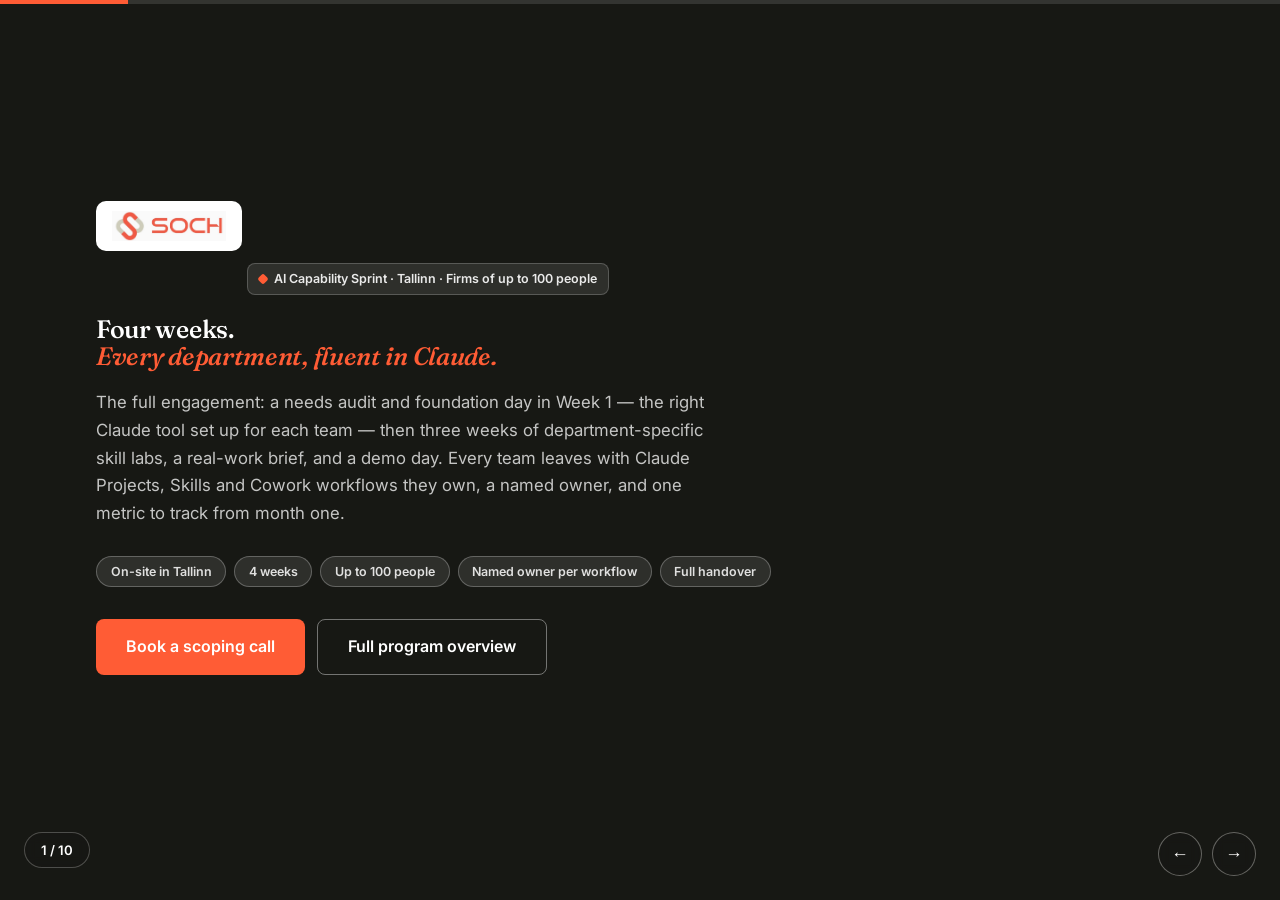
<file: ai-capability-sprint.html>
<!DOCTYPE html>
<html lang="en">
<head>
<meta charset="UTF-8">
<meta name="viewport" content="width=device-width, initial-scale=1.0">
<title>AI Capability Sprint — Soch</title>
<meta name="description" content="Four weeks. Every department builds its own Claude Projects, Skills and Cowork workflows. Named owner per workflow, one metric per team, full handover — Tallinn firms of up to 100 people.">
<link rel="preconnect" href="https://fonts.googleapis.com">
<link rel="preconnect" href="https://fonts.gstatic.com" crossorigin>
<link href="https://fonts.googleapis.com/css2?family=Fraunces:ital,opsz,wght@0,9..144,400;0,9..144,540;1,9..144,540&family=Inter:wght@400;500;600;700&display=swap" rel="stylesheet">
<style>
:root{
  --brand:#ff5c35;--brand-dark:#e8431b;
  --ink:#1c2b26;--slate:#4c534f;--muted:#7a817d;
  --mist:#f6f2ea;--line:#e7e2d7;
  --forest:#103129;--charcoal:#171814;
  --white:#ffffff;
  --ease:cubic-bezier(0.22,1,0.36,1);
}
*{margin:0;padding:0;box-sizing:border-box}
html,body{height:100%;overflow:hidden}
body{font-family:'Inter',ui-sans-serif,system-ui,sans-serif;font-size:1.05rem;line-height:1.6;background:var(--charcoal);color:var(--slate);-webkit-font-smoothing:antialiased}
h1,h2,h3{font-family:'Fraunces',Georgia,serif;font-weight:540;letter-spacing:-0.012em;line-height:1.08;color:var(--ink)}
h1{font-size:clamp(2.2rem,1.4rem+3.2vw,4rem)}
h2{font-size:clamp(1.7rem,1.2rem+2vw,2.8rem)}
h3{font-size:clamp(1.1rem,1rem+0.4vw,1.4rem);font-weight:560}
img{display:block;max-width:100%}

/* progress bar */
#progress-track{position:fixed;top:0;left:0;height:4px;width:100%;background:rgba(255,255,255,.12);z-index:49}
#progress{position:fixed;top:0;left:0;height:4px;width:0;background:var(--brand);z-index:50;transition:width .4s var(--ease)}

/* slide deck */
.track{display:flex;height:100dvh;transition:transform .55s cubic-bezier(.65,0,.35,1)}
.slide{min-width:100%;height:100dvh;overflow-y:auto;display:flex;align-items:center;justify-content:center;padding:4rem 1.5rem 5.5rem}
.inner{max-width:68rem;width:100%}

/* slide themes */
.slide-dark{background:var(--charcoal);color:var(--white)}
.slide-dark h1,.slide-dark h2,.slide-dark h3{color:var(--white)}
.slide-forest{background:var(--forest);color:var(--white)}
.slide-forest h1,.slide-forest h2,.slide-forest h3{color:var(--white)}
.slide-light{background:var(--mist);color:var(--ink)}
.slide-white{background:var(--white);color:var(--ink)}

/* eyebrow */
.eyebrow{display:inline-flex;align-items:center;gap:.45rem;font-size:.78rem;font-weight:600;color:var(--ink);background:var(--white);border:1px solid var(--line);border-radius:8px;padding:.3rem .7rem;margin-bottom:1.25rem}
.eyebrow::before{content:'';width:.5rem;height:.5rem;border-radius:2px;background:var(--brand);transform:rotate(45deg);flex-shrink:0}
.slide-dark .eyebrow,.slide-forest .eyebrow{background:rgba(255,255,255,.1);border-color:rgba(255,255,255,.2);color:rgba(255,255,255,.9)}
.slide-dark .eyebrow::before,.slide-forest .eyebrow::before{background:var(--brand)}

.lead{font-size:clamp(1rem,.95rem+.28vw,1.15rem);line-height:1.65;color:var(--slate)}
.slide-dark .lead,.slide-forest .lead{color:rgba(255,255,255,.75)}

/* logo tile */
.logo-tile{display:inline-block;background:var(--white);border-radius:10px;padding:.625rem 1rem;margin-bottom:2rem}
.logo-tile img{height:30px;display:block}

/* brand accent */
.text-brand{color:var(--brand)}
.italic{font-style:italic}

/* chips */
.chips{display:flex;gap:.5rem;flex-wrap:wrap;margin-top:1.75rem}
.chip{display:inline-flex;align-items:center;font-size:.78rem;font-weight:600;color:var(--ink);background:var(--white);border:1px solid var(--line);border-radius:9999px;padding:.3rem .85rem}
.slide-dark .chip,.slide-forest .chip{color:rgba(255,255,255,.85);background:rgba(255,255,255,.1);border-color:rgba(255,255,255,.25)}

/* buttons */
.btn{display:inline-flex;align-items:center;font-size:.95rem;font-weight:600;padding:.72rem 1.5rem;border-radius:.5rem;text-decoration:none;border:none;cursor:pointer;transition:transform .15s,box-shadow .15s,background .2s}
.btn-primary{background:var(--brand);color:#fff}
.btn-primary:hover{background:var(--brand-dark);transform:translateY(-1px);box-shadow:0 8px 20px -4px rgba(255,92,53,.35)}
.btn-outline-light{background:transparent;color:#fff;border:1.5px solid rgba(255,255,255,.4)}
.btn-outline-light:hover{background:rgba(255,255,255,.1)}
.btn-dark{background:var(--ink);color:#fff}
.btn-dark:hover{background:#33403b;transform:translateY(-1px)}
.btn-lg{padding:.875rem 1.875rem;font-size:1rem}
.ctas{display:flex;gap:.75rem;flex-wrap:wrap;margin-top:2rem}

/* rule */
.rule{border-top:1px dashed var(--line);margin:1.25rem 0}
.slide-dark .rule,.slide-forest .rule{border-color:rgba(255,255,255,.15)}

/* grid */
.g2{display:grid;gap:1.25rem;grid-template-columns:repeat(auto-fit,minmax(260px,1fr));margin-top:2rem}
.g3{display:grid;gap:1.25rem;grid-template-columns:repeat(auto-fit,minmax(220px,1fr));margin-top:2rem}
.g4{display:grid;gap:1.25rem;grid-template-columns:repeat(auto-fit,minmax(190px,1fr));margin-top:2rem}

/* cards */
.card{background:var(--white);border:1px solid var(--line);border-radius:.875rem;padding:1.5rem}
.slide-dark .card,.slide-forest .card{background:rgba(255,255,255,.07);border-color:rgba(255,255,255,.15)}
.card h3{color:var(--ink);margin-bottom:.5rem}
.slide-dark .card h3,.slide-forest .card h3{color:#fff}
.card p{font-size:.9rem;color:var(--slate)}
.slide-dark .card p,.slide-forest .card p{color:rgba(255,255,255,.7)}

/* big stat */
.big{font-family:'Fraunces',serif;font-weight:540;font-size:clamp(2.5rem,4vw,3.5rem);color:var(--brand);line-height:1;margin-bottom:.5rem}

/* price */
.price-big{font-family:'Fraunces',serif;font-weight:540;font-size:clamp(2.8rem,5vw,4rem);color:var(--brand);line-height:1;margin:1.5rem 0 .5rem}

/* week badge */
.week-badge{display:inline-block;font-family:'Inter',sans-serif;font-size:.72rem;font-weight:700;letter-spacing:.07em;text-transform:uppercase;color:var(--brand);border:1.5px solid rgba(255,92,53,.3);border-radius:6px;padding:.25rem .65rem;margin-bottom:1rem}
.slide-white .week-badge,.slide-light .week-badge{color:var(--brand)}
.slide-dark .week-badge,.slide-forest .week-badge{color:var(--brand);border-color:rgba(255,92,53,.4)}

/* check list */
.check{list-style:none;margin-top:1.25rem}
.check li{display:flex;align-items:flex-start;gap:.65rem;font-size:.95rem;color:var(--slate);padding:.35rem 0}
.slide-dark .check li,.slide-forest .check li{color:rgba(255,255,255,.8)}
.check li::before{content:'';flex-shrink:0;width:.85rem;height:.5rem;margin-top:.45rem;transform:rotate(-45deg);border-left:2.5px solid var(--brand);border-bottom:2.5px solid var(--brand)}

/* week module */
.week-card{background:var(--white);border:1px solid var(--line);border-radius:.875rem;padding:1.75rem;position:relative}
.slide-dark .week-card,.slide-forest .week-card{background:rgba(255,255,255,.07);border-color:rgba(255,255,255,.15)}
.week-card h3{color:var(--ink);margin:0 0 .5rem;font-size:1.1rem}
.slide-dark .week-card h3,.slide-forest .week-card h3{color:#fff}
.week-card p{font-size:.88rem;color:var(--slate)}
.slide-dark .week-card p,.slide-forest .week-card p{color:rgba(255,255,255,.65)}
.week-num{font-family:'Fraunces',serif;font-size:3rem;font-weight:540;color:var(--brand);opacity:.25;position:absolute;top:.75rem;right:1rem;line-height:1}

/* timeline */
.phases{display:flex;flex-direction:column;gap:1.25rem;margin-top:2rem}
.phase{display:grid;grid-template-columns:6rem 1fr;gap:1.5rem;align-items:start}
.phase-num{font-family:'Fraunces',serif;font-size:1.1rem;font-weight:540;color:var(--brand)}
.phase-label{font-family:'Inter',sans-serif;font-size:.7rem;font-weight:700;letter-spacing:.07em;text-transform:uppercase;color:var(--muted);margin-bottom:.15rem}
.slide-dark .phase-label,.slide-forest .phase-label{color:rgba(255,255,255,.45)}
.phase h3{font-size:1rem;margin-bottom:.25rem;font-family:'Inter',sans-serif;font-weight:600}
.phase p{font-size:.88rem;color:var(--slate)}
.slide-dark .phase p,.slide-forest .phase p{color:rgba(255,255,255,.65)}
.slide-light .phase h3,.slide-white .phase h3{color:var(--ink)}
.slide-dark .phase h3,.slide-forest .phase h3{color:#fff}
.rule-h{border-top:1px dashed rgba(255,255,255,.15);margin:.75rem 0}
.slide-white .rule-h,.slide-light .rule-h{border-color:var(--line)}

/* HUD */
.hud{position:fixed;bottom:1.5rem;right:1.5rem;display:flex;gap:.625rem;z-index:60}
.hud button{width:2.75rem;height:2.75rem;border-radius:50%;border:1.5px solid rgba(244,243,237,.35);background:rgba(23,24,20,.7);color:#fff;font-size:1.1rem;cursor:pointer;display:flex;align-items:center;justify-content:center;transition:background .15s,border-color .15s;backdrop-filter:blur(6px)}
.hud button:hover{background:var(--brand);border-color:var(--brand)}
#counter{position:fixed;bottom:2rem;left:1.5rem;z-index:60;font-family:'Inter',sans-serif;font-weight:600;font-size:.82rem;color:#fff;background:rgba(23,24,20,.7);border:1.5px solid rgba(244,243,237,.25);padding:.4rem 1rem;border-radius:9999px;backdrop-filter:blur(6px)}

@media(max-width:640px){.slide{padding:3.5rem 1.25rem 6rem}.hud button{width:2.5rem;height:2.5rem}.phase{grid-template-columns:1fr}}
</style>
</head>
<body>

<div id="progress-track"></div>
<div id="progress"></div>

<div class="track" id="track">

  <!-- 1 · HERO -->
  <section class="slide slide-dark">
    <div class="inner">
      <div class="logo-tile"><img src="assets/logo-lockup.png" alt="Soch"></div>
      <span class="eyebrow">AI Capability Sprint · Tallinn · Firms of up to 100 people</span>
      <h1>Four weeks.<br><em class="italic text-brand">Every department, fluent in Claude.</em></h1>
      <p class="lead" style="margin-top:1.25rem;max-width:38rem">The full engagement: a needs audit and foundation day in Week 1 — the right Claude tool set up for each team — then three weeks of department-specific skill labs, a real-work brief, and a demo day. Every team leaves with Claude Projects, Skills and Cowork workflows they own, a named owner, and one metric to track from month one.</p>
      <div class="chips">
        <span class="chip">On-site in Tallinn</span>
        <span class="chip">4 weeks</span>
        <span class="chip">Up to 100 people</span>
        <span class="chip">Named owner per workflow</span>
        <span class="chip">Full handover</span>
      </div>
      <div class="ctas">
        <a class="btn btn-primary btn-lg" href="index.html#enquire">Book a scoping call</a>
        <a class="btn btn-outline-light btn-lg" href="index.html#program">Full program overview</a>
      </div>
    </div>
  </section>

  <!-- 2 · WHAT IS THIS -->
  <section class="slide slide-light">
    <div class="inner">
      <span class="eyebrow">The track</span>
      <h2>Setup Day is week one.<br><em class="italic text-brand">The Sprint is all four.</em></h2>
      <p class="lead" style="margin-top:1rem;max-width:42rem">The AI Setup Day is the audit and foundation — we map the right Claude tool to each person and set it up. The Capability Sprint extends that into a structured four-week programme where each department builds its own capability across the Claude ecosystem, on its own real work.</p>
      <div class="g2" style="margin-top:2rem">
        <div class="card">
          <h3>AI Setup Day alone</h3>
          <p>One on-site day. Everyone set up. Good if you want the foundation fast and your team will take it forward independently.</p>
        </div>
        <div class="card">
          <h3>AI Capability Sprint (this)</h3>
          <p>Four weeks. Each department builds its own Claude Projects, Skills and Cowork workflows on its actual work — not toy examples. Ends with a demo day and a handover pack the firm owns permanently.</p>
        </div>
      </div>
    </div>
  </section>

  <!-- 3 · THE FOUR WEEKS -->
  <section class="slide slide-white">
    <div class="inner">
      <span class="eyebrow">The programme</span>
      <h2>Four weeks.<br><em class="italic text-brand">Structured to stick.</em></h2>
      <div class="g4" style="margin-top:2rem">
        <div class="week-card"><div class="week-num">1</div><span class="week-badge">Week 1</span><h3>Audit &amp; Foundation</h3><p>On-site in Tallinn. Needs audit → tooling map, then the right Claude tool set up per person — chat, Projects, Cowork or Code. Data-handling walkthrough + AI use policy.</p></div>
        <div class="week-card"><div class="week-num">2</div><span class="week-badge">Week 2</span><h3>Skill Labs</h3><p>Each department splits into tracks and builds its own Claude Projects, Skills and Cowork workflows — drafting, analysis, client comms, reporting. Every lab runs on your real work and real documents.</p></div>
        <div class="week-card"><div class="week-num">3</div><span class="week-badge">Week 3</span><h3>Real-Work Brief</h3><p>Each person runs one real deliverable through the new setup during a normal week. Time logged before and after. Review session tunes what didn't work perfectly.</p></div>
        <div class="week-card"><div class="week-num">4</div><span class="week-badge">Week 4</span><h3>Demo Day</h3><p>Each team demos what it built to the whole firm. Named owners confirmed, metrics set. Handover pack delivered — prompts, Projects, Skills, Cowork workflows, policies — owned in-house forever.</p></div>
      </div>
    </div>
  </section>

  <!-- 4 · WEEK 1 DETAIL -->
  <section class="slide slide-dark">
    <div class="inner">
      <span class="eyebrow">Week 1 · Audit &amp; Foundation</span>
      <h2>Audited, then set up.<br><em class="italic text-brand">Before we leave the building.</em></h2>
      <p class="lead" style="margin-top:1rem;max-width:40rem">Week 1 opens with a needs audit and a tooling map, then we set up the right Claude tool for each person. By the end of the on-site day, everyone has:</p>
      <div class="g2" style="margin-top:1.75rem">
        <div class="card">
          <ul class="check">
            <li>A tooling map matching each person to the Claude tool their work needs</li>
            <li>Claude.ai Team account set up, with a Project loaded with the firm's templates and tone where it fits</li>
            <li>Google Workspace fully connected (Gmail, Drive, Sheets, Calendar)</li>
          </ul>
        </div>
        <div class="card">
          <ul class="check">
            <li>Claude Cowork installed and delegating its first real task on your files</li>
            <li>Data-handling walkthrough and hallucination protocol covered</li>
            <li>Firm's one-page AI use policy reviewed and adopted</li>
            <li>Clear next step per person going into Week 2</li>
          </ul>
        </div>
      </div>
    </div>
  </section>

  <!-- 5 · WEEK 2 DETAIL -->
  <section class="slide slide-forest">
    <div class="inner">
      <span class="eyebrow">Week 2 · Skill Labs</span>
      <h2>Learn to use Claude well.<br><em class="italic text-brand">Then build your own.</em></h2>
      <p class="lead" style="margin-top:1rem;max-width:42rem">The firm splits into department tracks. Each track focuses first on using Claude well — prompting precisely, building Claude Projects with the right context — then builds its own capability: reusable Skills that capture the team's output formats, tone and templates, and Cowork workflows that run the repetitive multi-step jobs. Everything is theirs to keep and extend. What's covered depends on the industry curriculum:</p>
      <div class="g2" style="margin-top:1.75rem">
        <div class="card"><h3>Law firms</h3><p>Drafting engine on your templates + precedents, document review, research memo protocol, insolvency filing workflow.</p></div>
        <div class="card"><h3>Accounting &amp; fintech</h3><p>Document intake &amp; classification, client communication desk, month-end close assistant, onboarding &amp; KYC pack builder.</p></div>
        <div class="card"><h3>HR &amp; recruitment</h3><p>CV screening against your scorecards, interview-note synthesis, outreach in each consultant's voice, market mapping &amp; longlists.</p></div>
        <div class="card"><h3>Marketing &amp; creative</h3><p>Tone-of-voice engine per client, brief and proposal scaffolding, self-writing client reports, content variant production at scale.</p></div>
      </div>
    </div>
  </section>

  <!-- 6 · WEEK 3 DETAIL -->
  <section class="slide slide-light">
    <div class="inner">
      <span class="eyebrow">Week 3 · Real-Work Brief</span>
      <h2>The week the skill<br><em class="italic text-brand">becomes yours.</em></h2>
      <p class="lead" style="margin-top:1rem;max-width:40rem">This is the week that separates a sprint from a workshop. Each person applies everything from Week 2 to one real client deliverable during a normal working week — with time logged before and after.</p>
      <div class="g3" style="margin-top:2rem">
        <div class="card"><h3>Pick one real thing</h3><p>Not a practice exercise. A live deliverable: a pleading, a month-end report, a role shortlist, a campaign variant pack. Real output, real deadline.</p></div>
        <div class="card"><h3>Log the time</h3><p>Before-and-after time per task. The number that comes out of this week is the metric each team tracks from month one — set against a real baseline.</p></div>
        <div class="card"><h3>Review and tune</h3><p>The review session goes through what worked, what didn't, and where the workflow or prompt needs adjusting. Nothing ships to clients without sign-off.</p></div>
      </div>
    </div>
  </section>

  <!-- 7 · WEEK 4 DETAIL -->
  <section class="slide slide-white">
    <div class="inner">
      <span class="eyebrow">Week 4 · Demo Day &amp; Handover</span>
      <h2>Owned, measured,<br><em class="italic text-brand">handed over.</em></h2>
      <p class="lead" style="margin-top:1rem;max-width:40rem">The final week is a demo and a transfer, not a graduation ceremony. Every workflow gets a named owner, a tracked metric, and ends up in a handover pack the firm keeps permanently.</p>
      <div class="phases" style="margin-top:1.75rem">
        <div class="phase">
          <div><div class="phase-label">Morning</div><div class="phase-num">Demo</div></div>
          <div><h3>Each team presents</h3><p>Every department demos what it built to the whole firm — live, on real work. Named owner introduced alongside each workflow.</p></div>
        </div>
        <div class="rule-h"></div>
        <div class="phase">
          <div><div class="phase-label">Afternoon</div><div class="phase-num">Metrics</div></div>
          <div><h3>One number per team</h3><p>Time-to-shortlist, minutes per client file, drafting hours per matter, report turnaround — each team's metric agreed and baseline logged from the Week 3 brief.</p></div>
        </div>
        <div class="rule-h"></div>
        <div class="phase">
          <div><div class="phase-label">Handover</div><div class="phase-num">Pack</div></div>
          <div><h3>Projects, Skills, workflows, policy</h3><p>Everything documented and transferred: prompt library, Claude Projects, Skills, Cowork workflows, AI use policy, scorecard templates — all in your Drive, owned by your team, zero dependency on Soch.</p></div>
        </div>
      </div>
    </div>
  </section>

  <!-- 8 · WHO IT'S FOR -->
  <section class="slide slide-dark">
    <div class="inner">
      <span class="eyebrow">Who this is for</span>
      <h2>The Sprint is the right track<br><em class="italic text-brand">when setup isn't enough.</em></h2>
      <div class="g2" style="margin-top:2rem">
        <div>
          <h3 style="color:#fff;margin-bottom:1rem">This is for you if…</h3>
          <ul class="check">
            <li>You have up to 100 people in your firm</li>
            <li>You want each function to build its own Skills and Cowork workflows — not just use Claude personally</li>
            <li>You want a named owner and a tracked metric from each department</li>
            <li>You want to end with a handover pack your team owns, with no dependency on Soch</li>
            <li>You want a demo day the whole firm attends — proof of capability, not just training</li>
          </ul>
        </div>
        <div>
          <h3 style="color:#fff;margin-bottom:1rem">Consider the Setup Day instead if…</h3>
          <ul class="check">
            <li>You have under 12 people and want everyone set up in a single session</li>
            <li>You're confident your team will self-direct from the foundation</li>
            <li>You'd rather start with a lower commitment and add the build labs later</li>
          </ul>
          <div class="rule"></div>
          <p style="font-size:.88rem;color:rgba(255,255,255,.55)">We'll recommend the right track on the scoping call. If we think the Setup Day is better for your situation, we'll say so.</p>
        </div>
      </div>
    </div>
  </section>

  <!-- 9 · PRICING -->
  <section class="slide slide-forest">
    <div class="inner" style="text-align:center;max-width:44rem">
      <span class="eyebrow">Pricing</span>
      <h2>One flat fee.<br><em class="italic text-brand">Agreed before you commit.</em></h2>
      <div class="price-big">€7,000–12,000</div>
      <p class="lead">Flat, per company, all-in for all four weeks. Where you land in the range depends on team size and how many departments we run in parallel. You get the exact number on the scoping call — before you commit to anything.</p>
      <div class="rule"></div>
      <div class="g3" style="text-align:left">
        <div class="card"><div class="big">4</div><h3>weeks total</h3><p>Foundation day + labs + real-work brief + demo day.</p></div>
        <div class="card"><div class="big">100</div><h3>max team size</h3><p>Larger firms split into department cohorts across the 4 weeks.</p></div>
        <div class="card"><div class="big">0</div><h3>hidden extras</h3><p>No day rates, no scope creep, no ongoing retainer required.</p></div>
      </div>
    </div>
  </section>

  <!-- 10 · NEXT STEP -->
  <section class="slide slide-dark">
    <div class="inner" style="text-align:center;max-width:44rem">
      <span class="eyebrow">Get started</span>
      <h2>Book a 30-minute scoping call.<br><em class="italic text-brand">No commitment required.</em></h2>
      <p class="lead" style="margin-top:1.25rem">We'll confirm the Sprint is the right fit, agree the exact price, set a start date in Tallinn, and tell you which industry curriculum applies to your firm. No obligation — if the Setup Day is better for your size, we'll say so on the call.</p>
      <div class="ctas" style="justify-content:center;margin-top:2rem">
        <a class="btn btn-primary btn-lg" href="index.html#enquire">Book a scoping call</a>
        <a class="btn btn-outline-light btn-lg" href="index.html">Back to full site</a>
      </div>
      <p style="margin-top:1.5rem;font-size:.85rem;color:rgba(255,255,255,.45)">info@withsoch.com · Tallinn, Estonia</p>
    </div>
  </section>

</div><!-- /track -->

<div id="counter">1 / 10</div>
<div class="hud">
  <button id="prev" aria-label="Previous slide">&#8592;</button>
  <button id="next" aria-label="Next slide">&#8594;</button>
</div>

<script>
(function(){
  var track=document.getElementById('track');
  var slides=track.querySelectorAll('.slide');
  var total=slides.length;
  var cur=0;
  var prog=document.getElementById('progress');
  var counter=document.getElementById('counter');

  function go(n){
    cur=Math.max(0,Math.min(total-1,n));
    track.style.transform='translateX(-'+cur*100+'%)';
    prog.style.width=(((cur+1)/total)*100)+'%';
    counter.textContent=(cur+1)+' / '+total;
  }
  go(0);

  document.getElementById('next').addEventListener('click',function(){go(cur+1);});
  document.getElementById('prev').addEventListener('click',function(){go(cur-1);});

  document.addEventListener('keydown',function(e){
    if(e.key==='ArrowRight'||e.key==='ArrowDown')go(cur+1);
    if(e.key==='ArrowLeft'||e.key==='ArrowUp')go(cur-1);
    if(e.key==='f'||e.key==='F'){if(!document.fullscreenElement)document.documentElement.requestFullscreen();else document.exitFullscreen();}
  });

  var tx=0;
  document.addEventListener('touchstart',function(e){tx=e.touches[0].clientX;},{passive:true});
  document.addEventListener('touchend',function(e){
    var dx=e.changedTouches[0].clientX-tx;
    if(Math.abs(dx)>50){go(dx<0?cur+1:cur-1);}
  },{passive:true});
})();
</script>
</body>
</html>
</file>
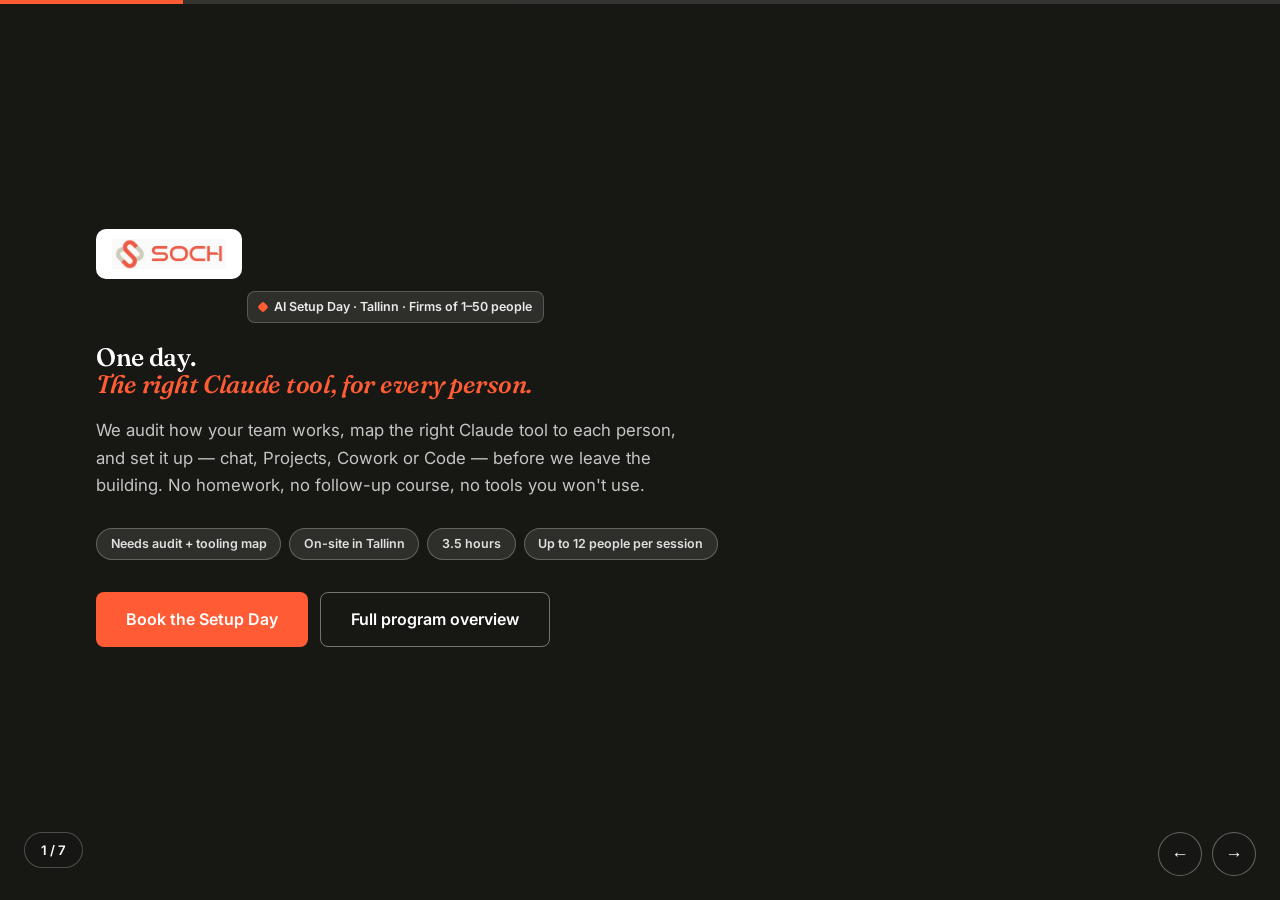
<file: ai-setup-day.html>
<!DOCTYPE html>
<html lang="en">
<head>
<meta charset="UTF-8">
<meta name="viewport" content="width=device-width, initial-scale=1.0">
<title>AI Setup Day — Soch</title>
<meta name="description" content="One on-site day in Tallinn. Claude.ai Team, Projects and Cowork set up across your team, connected to your files, first work delegated before we leave.">
<link rel="preconnect" href="https://fonts.googleapis.com">
<link rel="preconnect" href="https://fonts.gstatic.com" crossorigin>
<link href="https://fonts.googleapis.com/css2?family=Fraunces:ital,opsz,wght@0,9..144,400;0,9..144,540;1,9..144,540&family=Inter:wght@400;500;600;700&display=swap" rel="stylesheet">
<style>
:root{
  --brand:#ff5c35;--brand-dark:#e8431b;
  --ink:#1c2b26;--slate:#4c534f;--muted:#7a817d;
  --mist:#f6f2ea;--line:#e7e2d7;
  --forest:#103129;--charcoal:#171814;
  --white:#ffffff;
  --ease:cubic-bezier(0.22,1,0.36,1);
}
*{margin:0;padding:0;box-sizing:border-box}
html,body{height:100%;overflow:hidden}
body{font-family:'Inter',ui-sans-serif,system-ui,sans-serif;font-size:1.05rem;line-height:1.6;background:var(--charcoal);color:var(--slate);-webkit-font-smoothing:antialiased}
h1,h2,h3{font-family:'Fraunces',Georgia,serif;font-weight:540;letter-spacing:-0.012em;line-height:1.08;color:var(--ink)}
h1{font-size:clamp(2.2rem,1.4rem+3.2vw,4rem)}
h2{font-size:clamp(1.7rem,1.2rem+2vw,2.8rem)}
h3{font-size:clamp(1.1rem,1rem+0.4vw,1.4rem);font-weight:560}
img{display:block;max-width:100%}

/* progress bar */
#progress-track{position:fixed;top:0;left:0;height:4px;width:100%;background:rgba(255,255,255,.12);z-index:49}
#progress{position:fixed;top:0;left:0;height:4px;width:0;background:var(--brand);z-index:50;transition:width .4s var(--ease)}

/* slide deck */
.track{display:flex;height:100dvh;transition:transform .55s cubic-bezier(.65,0,.35,1)}
.slide{min-width:100%;height:100dvh;overflow-y:auto;display:flex;align-items:center;justify-content:center;padding:4rem 1.5rem 5.5rem}
.inner{max-width:68rem;width:100%}

/* slide themes */
.slide-dark{background:var(--charcoal);color:var(--white)}
.slide-dark h1,.slide-dark h2,.slide-dark h3{color:var(--white)}
.slide-forest{background:var(--forest);color:var(--white)}
.slide-forest h1,.slide-forest h2,.slide-forest h3{color:var(--white)}
.slide-light{background:var(--mist);color:var(--ink)}
.slide-white{background:var(--white);color:var(--ink)}

/* eyebrow */
.eyebrow{display:inline-flex;align-items:center;gap:.45rem;font-size:.78rem;font-weight:600;color:var(--ink);background:var(--white);border:1px solid var(--line);border-radius:8px;padding:.3rem .7rem;margin-bottom:1.25rem}
.eyebrow::before{content:'';width:.5rem;height:.5rem;border-radius:2px;background:var(--brand);transform:rotate(45deg);flex-shrink:0}
.slide-dark .eyebrow,.slide-forest .eyebrow{background:rgba(255,255,255,.1);border-color:rgba(255,255,255,.2);color:rgba(255,255,255,.9)}
.slide-dark .eyebrow::before,.slide-forest .eyebrow::before{background:var(--brand)}

.lead{font-size:clamp(1rem,.95rem+.28vw,1.15rem);line-height:1.65;color:var(--slate)}
.slide-dark .lead,.slide-forest .lead{color:rgba(255,255,255,.75)}

/* logo tile */
.logo-tile{display:inline-block;background:var(--white);border-radius:10px;padding:.625rem 1rem;margin-bottom:2rem}
.logo-tile img{height:30px;display:block}

/* brand accent */
.text-brand{color:var(--brand)}
.italic{font-style:italic}

/* chips */
.chips{display:flex;gap:.5rem;flex-wrap:wrap;margin-top:1.75rem}
.chip{display:inline-flex;align-items:center;font-size:.78rem;font-weight:600;color:var(--ink);background:var(--white);border:1px solid var(--line);border-radius:9999px;padding:.3rem .85rem}
.slide-dark .chip,.slide-forest .chip{color:rgba(255,255,255,.85);background:rgba(255,255,255,.1);border-color:rgba(255,255,255,.25)}

/* buttons */
.btn{display:inline-flex;align-items:center;font-size:.95rem;font-weight:600;padding:.72rem 1.5rem;border-radius:.5rem;text-decoration:none;border:none;cursor:pointer;transition:transform .15s,box-shadow .15s,background .2s}
.btn-primary{background:var(--brand);color:#fff}
.btn-primary:hover{background:var(--brand-dark);transform:translateY(-1px);box-shadow:0 8px 20px -4px rgba(255,92,53,.35)}
.btn-outline-light{background:transparent;color:#fff;border:1.5px solid rgba(255,255,255,.4)}
.btn-outline-light:hover{background:rgba(255,255,255,.1)}
.btn-dark{background:var(--ink);color:#fff}
.btn-dark:hover{background:#33403b;transform:translateY(-1px)}
.btn-lg{padding:.875rem 1.875rem;font-size:1rem}
.ctas{display:flex;gap:.75rem;flex-wrap:wrap;margin-top:2rem}

/* rule */
.rule{border-top:1px dashed var(--line);margin:1.25rem 0}
.slide-dark .rule,.slide-forest .rule{border-color:rgba(255,255,255,.15)}

/* grid */
.g2{display:grid;gap:1.25rem;grid-template-columns:repeat(auto-fit,minmax(260px,1fr));margin-top:2rem}
.g3{display:grid;gap:1.25rem;grid-template-columns:repeat(auto-fit,minmax(220px,1fr));margin-top:2rem}
.g4{display:grid;gap:1.25rem;grid-template-columns:repeat(auto-fit,minmax(190px,1fr));margin-top:2rem}

/* cards */
.card{background:var(--white);border:1px solid var(--line);border-radius:.875rem;padding:1.5rem}
.slide-dark .card,.slide-forest .card{background:rgba(255,255,255,.07);border-color:rgba(255,255,255,.15)}
.card h3{color:var(--ink);margin-bottom:.5rem}
.slide-dark .card h3,.slide-forest .card h3{color:#fff}
.card p{font-size:.9rem;color:var(--slate)}
.slide-dark .card p,.slide-forest .card p{color:rgba(255,255,255,.7)}

/* big stat */
.big{font-family:'Fraunces',serif;font-weight:540;font-size:clamp(2.5rem,4vw,3.5rem);color:var(--brand);line-height:1;margin-bottom:.5rem}

/* price */
.price-big{font-family:'Fraunces',serif;font-weight:540;font-size:clamp(2.8rem,5vw,4rem);color:var(--brand);line-height:1;margin:1.5rem 0 .5rem}

/* check list */
.check{list-style:none;margin-top:1.25rem}
.check li{display:flex;align-items:flex-start;gap:.65rem;font-size:.95rem;color:var(--slate);padding:.35rem 0}
.slide-dark .check li,.slide-forest .check li{color:rgba(255,255,255,.8)}
.check li::before{content:'';flex-shrink:0;width:.85rem;height:.5rem;margin-top:.45rem;transform:rotate(-45deg);border-left:2.5px solid var(--brand);border-bottom:2.5px solid var(--brand)}

/* timeline */
.timeline{display:flex;flex-wrap:wrap;gap:0;margin-top:2rem}
.tstep{flex:1 1 160px;position:relative;padding:0 1.25rem 0 0;margin-bottom:1.75rem}
.tstep .dot{width:1rem;height:1rem;border-radius:50%;background:var(--brand);margin-bottom:1rem;position:relative;z-index:2}
.tstep::before{content:'';position:absolute;top:.45rem;left:1rem;right:0;height:2px;background:rgba(255,255,255,.2)}
.tstep:last-child::before{display:none}
.tstep .tw{font-family:'Inter',sans-serif;font-weight:700;color:var(--brand);font-size:.9rem;margin-bottom:.25rem}
.tstep h3{font-size:1rem;margin-bottom:.3rem;color:#fff;font-family:'Inter',sans-serif;font-weight:600}
.tstep p{font-size:.85rem;color:rgba(255,255,255,.65)}
.slide-light .tstep h3{color:var(--ink)}
.slide-light .tstep::before{background:var(--line)}
.slide-white .tstep h3{color:var(--ink)}
.slide-white .tstep::before{background:var(--line)}

/* HUD */
.hud{position:fixed;bottom:1.5rem;right:1.5rem;display:flex;gap:.625rem;z-index:60}
.hud button{width:2.75rem;height:2.75rem;border-radius:50%;border:1.5px solid rgba(244,243,237,.35);background:rgba(23,24,20,.7);color:#fff;font-size:1.1rem;cursor:pointer;display:flex;align-items:center;justify-content:center;transition:background .15s,border-color .15s;backdrop-filter:blur(6px)}
.hud button:hover{background:var(--brand);border-color:var(--brand)}
#counter{position:fixed;bottom:2rem;left:1.5rem;z-index:60;font-family:'Inter',sans-serif;font-weight:600;font-size:.82rem;color:#fff;background:rgba(23,24,20,.7);border:1.5px solid rgba(244,243,237,.25);padding:.4rem 1rem;border-radius:9999px;backdrop-filter:blur(6px)}

@media(max-width:640px){.slide{padding:3.5rem 1.25rem 6rem}.hud button{width:2.5rem;height:2.5rem}}
</style>
</head>
<body>

<div id="progress-track"></div>
<div id="progress"></div>

<div class="track" id="track">

  <!-- 1 · HERO -->
  <section class="slide slide-dark">
    <div class="inner">
      <div class="logo-tile"><img src="assets/logo-lockup.png" alt="Soch"></div>
      <span class="eyebrow">AI Setup Day · Tallinn · Firms of 1–50 people</span>
      <h1>One day.<br><em class="italic text-brand">The right Claude tool, for every person.</em></h1>
      <p class="lead" style="margin-top:1.25rem;max-width:38rem">We audit how your team works, map the right Claude tool to each person, and set it up — chat, Projects, Cowork or Code — before we leave the building. No homework, no follow-up course, no tools you won't use.</p>
      <div class="chips">
        <span class="chip">Needs audit + tooling map</span>
        <span class="chip">On-site in Tallinn</span>
        <span class="chip">3.5 hours</span>
        <span class="chip">Up to 12 people per session</span>
      </div>
      <div class="ctas">
        <a class="btn btn-primary btn-lg" href="index.html#enquire">Book the Setup Day</a>
        <a class="btn btn-outline-light btn-lg" href="index.html#program">Full program overview</a>
      </div>
    </div>
  </section>

  <!-- 2 · THE PROBLEM -->
  <section class="slide slide-light">
    <div class="inner">
      <span class="eyebrow">The gap</span>
      <h2>Everyone's tried it. Almost no firm has it <em class="italic text-brand">installed.</em></h2>
      <p class="lead" style="margin-top:1.25rem;max-width:42rem">Your team has used ChatGPT in a browser tab. That's not firm capability. It's not connected to your email, your drive, your client files — so it can't do the actual work. The Setup Day closes that gap in a single session.</p>
      <div class="g3" style="margin-top:2rem">
        <div class="card"><h3>The browser-tab problem</h3><p>Isolated sessions, no context, no memory. Every conversation starts from zero. AI as a party trick, not a productivity layer.</p></div>
        <div class="card"><h3>What we set up instead</h3><p>The tool each person's work actually needs — chat, a Project that knows your firm, Cowork for multi-step jobs, Code for the technical lead — set up on their real work.</p></div>
        <div class="card"><h3>By end of day</h3><p>Every person leaves with a setup matched to their role — and at least one real task running on their actual workload.</p></div>
      </div>
    </div>
  </section>

  <!-- 3 · WHAT HAPPENS -->
  <section class="slide slide-white">
    <div class="inner">
      <span class="eyebrow">The day</span>
      <h2>3.5 hours. Five blocks.</h2>
      <p class="lead" style="margin-top:1rem;max-width:40rem">The session runs on-site at your office in Tallinn. Here's exactly how the 3.5 hours are structured:</p>
      <div class="timeline" style="margin-top:2rem">
        <div class="tstep"><div class="dot"></div><div class="tw">30 min</div><h3>Tooling map</h3><p>We walk the audit findings and confirm which Claude tool each person gets, and why</p></div>
        <div class="tstep"><div class="dot"></div><div class="tw">90 min</div><h3>Setup</h3><p>The recommended tools set up per person — Claude.ai Team, Projects configured with your firm's context, Cowork connected to files where it fits</p></div>
        <div class="tstep"><div class="dot"></div><div class="tw">30 min</div><h3>Demo</h3><p>Live run on your firm's real documents — chat, a Project, and a Cowork task delegated end to end, not a generic example</p></div>
        <div class="tstep"><div class="dot"></div><div class="tw">30 min</div><h3>Q&amp;A</h3><p>Every "would it work for…?" answered hands-on, on your live setup</p></div>
        <div class="tstep"><div class="dot"></div><div class="tw">30 min</div><h3>Wrap</h3><p>Next steps per person, and what to build first as a firm</p></div>
      </div>
      <p class="lead" style="margin-top:1.5rem;max-width:42rem;font-size:0.95rem"><b>Before the day (Week 0):</b> a short remote audit — about 20 minutes per department, included in the fee — so we arrive with your tooling map already built and the 3.5 hours go entirely to setup, not discovery.</p>
    </div>
  </section>

  <!-- 4 · WHAT GETS INSTALLED -->
  <section class="slide slide-forest">
    <div class="inner">
      <span class="eyebrow">What you leave with</span>
      <h2>Connected, configured, <em class="italic text-brand">running.</em></h2>
      <p class="lead" style="margin-top:1rem;max-width:40rem">Every person on the session leaves with all of this installed and working:</p>
      <div class="g2" style="margin-top:1.75rem">
        <div class="card">
          <h3>Claude.ai Team — every person</h3>
          <ul class="check">
            <li>Claude.ai Team accounts set up and configured per person</li>
            <li>Claude Projects loaded with your firm's templates, tone guide and SOPs</li>
            <li>First use on your firm's real work before the day ends</li>
          </ul>
        </div>
        <div class="card">
          <h3>Google Workspace — connected</h3>
          <ul class="check">
            <li>Gmail — drafts, summaries, triage</li>
            <li>Drive — document context and handling</li>
            <li>Sheets — data extraction and reporting</li>
            <li>Calendar — scheduling and briefings</li>
          </ul>
        </div>
        <div class="card">
          <h3>Claude Cowork — delegating</h3>
          <ul class="check">
            <li>Cowork installed and connected to your files and folders</li>
            <li>First real, multi-step task delegated and running on your own work</li>
            <li>Your team knows how to hand off work and pick up the result — no dependency on Soch</li>
          </ul>
        </div>
        <div class="card">
          <h3>AI use policy</h3>
          <ul class="check">
            <li>Data-handling walkthrough — client files, confidentiality, Anthropic's data policy</li>
            <li>Hallucination protocol — when and how to verify AI outputs</li>
            <li>One-page AI use policy for the firm to adopt</li>
          </ul>
        </div>
      </div>
    </div>
  </section>

  <!-- 5 · WHO IT'S FOR -->
  <section class="slide slide-light">
    <div class="inner">
      <span class="eyebrow">Who this is for</span>
      <h2>One day works when you need a <em class="italic text-brand">foundation fast.</em></h2>
      <div class="g2" style="margin-top:2rem">
        <div>
          <h3 style="margin-bottom:1rem">This is the right track if…</h3>
          <ul class="check">
            <li>Your firm has 1–50 people</li>
            <li>You want every person set up in a single day, not phased over weeks</li>
            <li>You're on Google Workspace (Drive, Gmail, Calendar, Sheets)</li>
            <li>You want the decision-maker in the room, not watching slides</li>
            <li>You want a foundation you can build on — not a course to complete</li>
          </ul>
        </div>
        <div>
          <h3 style="margin-bottom:1rem">You might want the Sprint instead if…</h3>
          <ul class="check">
            <li>You have 50–100 people across distinct departments</li>
            <li>You want each function to build its own Skills and Cowork workflows, not just use Claude</li>
            <li>You want a demo day and internal ownership structure at the end</li>
          </ul>
          <div class="rule"></div>
          <p style="font-size:.9rem;color:var(--slate)">We'll recommend the right track on the scoping call. Both start with the same foundation day.</p>
        </div>
      </div>
    </div>
  </section>

  <!-- 6 · PRICING -->
  <section class="slide slide-dark">
    <div class="inner" style="text-align:center;max-width:44rem">
      <span class="eyebrow">Pricing</span>
      <h2>One flat fee.<br><em class="italic text-brand">Agreed before you commit.</em></h2>
      <div class="price-big">€3,500–6,000</div>
      <p class="lead">Flat, per company, all-in for the full on-site day. Where you land in the range depends on team size and how much setup your systems need. You get the exact number on the scoping call — before you commit to anything.</p>
      <div class="rule"></div>
      <div class="g3" style="text-align:left">
        <div class="card"><div class="big">≤ 12</div><h3>people in one session</h3><p>Small enough that setup is per person, not a lecture. Larger firms split into multiple sessions.</p></div>
        <div class="card"><div class="big">3.5 h</div><h3>total on-site time</h3><p>All setup, demo and Q&amp;A included.</p></div>
        <div class="card"><div class="big">0</div><h3>hidden extras</h3><p>No day rates. No scope creep. Price is fixed before we arrive.</p></div>
      </div>
    </div>
  </section>

  <!-- 7 · NEXT STEP -->
  <section class="slide slide-forest">
    <div class="inner" style="text-align:center;max-width:44rem">
      <span class="eyebrow">Get started</span>
      <h2>Book a 30-minute scoping call.<br><em class="italic text-brand">No commitment required.</em></h2>
      <p class="lead" style="margin-top:1.25rem">We'll confirm the Setup Day is the right fit, agree the exact price, and set a date in Tallinn. No obligation — if we think the Sprint is better for your size, we'll say so on the call.</p>
      <div class="ctas" style="justify-content:center;margin-top:2rem">
        <a class="btn btn-primary btn-lg" href="index.html#enquire">Book a scoping call</a>
        <a class="btn btn-outline-light btn-lg" href="index.html">Back to full site</a>
      </div>
      <p style="margin-top:1.5rem;font-size:.85rem;color:rgba(255,255,255,.45)">info@withsoch.com · Tallinn, Estonia</p>
    </div>
  </section>

</div><!-- /track -->

<div id="counter">1 / 7</div>
<div class="hud">
  <button id="prev" aria-label="Previous slide">&#8592;</button>
  <button id="next" aria-label="Next slide">&#8594;</button>
</div>

<script>
(function(){
  var track=document.getElementById('track');
  var slides=track.querySelectorAll('.slide');
  var total=slides.length;
  var cur=0;
  var prog=document.getElementById('progress');
  var counter=document.getElementById('counter');

  function go(n){
    cur=Math.max(0,Math.min(total-1,n));
    track.style.transform='translateX(-'+cur*100+'%)';
    prog.style.width=(((cur+1)/total)*100)+'%';
    counter.textContent=(cur+1)+' / '+total;
  }
  go(0);

  document.getElementById('next').addEventListener('click',function(){go(cur+1);});
  document.getElementById('prev').addEventListener('click',function(){go(cur-1);});

  document.addEventListener('keydown',function(e){
    if(e.key==='ArrowRight'||e.key==='ArrowDown')go(cur+1);
    if(e.key==='ArrowLeft'||e.key==='ArrowUp')go(cur-1);
    if(e.key==='f'||e.key==='F'){if(!document.fullscreenElement)document.documentElement.requestFullscreen();else document.exitFullscreen();}
  });

  var tx=0;
  document.addEventListener('touchstart',function(e){tx=e.touches[0].clientX;},{passive:true});
  document.addEventListener('touchend',function(e){
    var dx=e.changedTouches[0].clientX-tx;
    if(Math.abs(dx)>50){go(dx<0?cur+1:cur-1);}
  },{passive:true});
})();
</script>
</body>
</html>
</file>
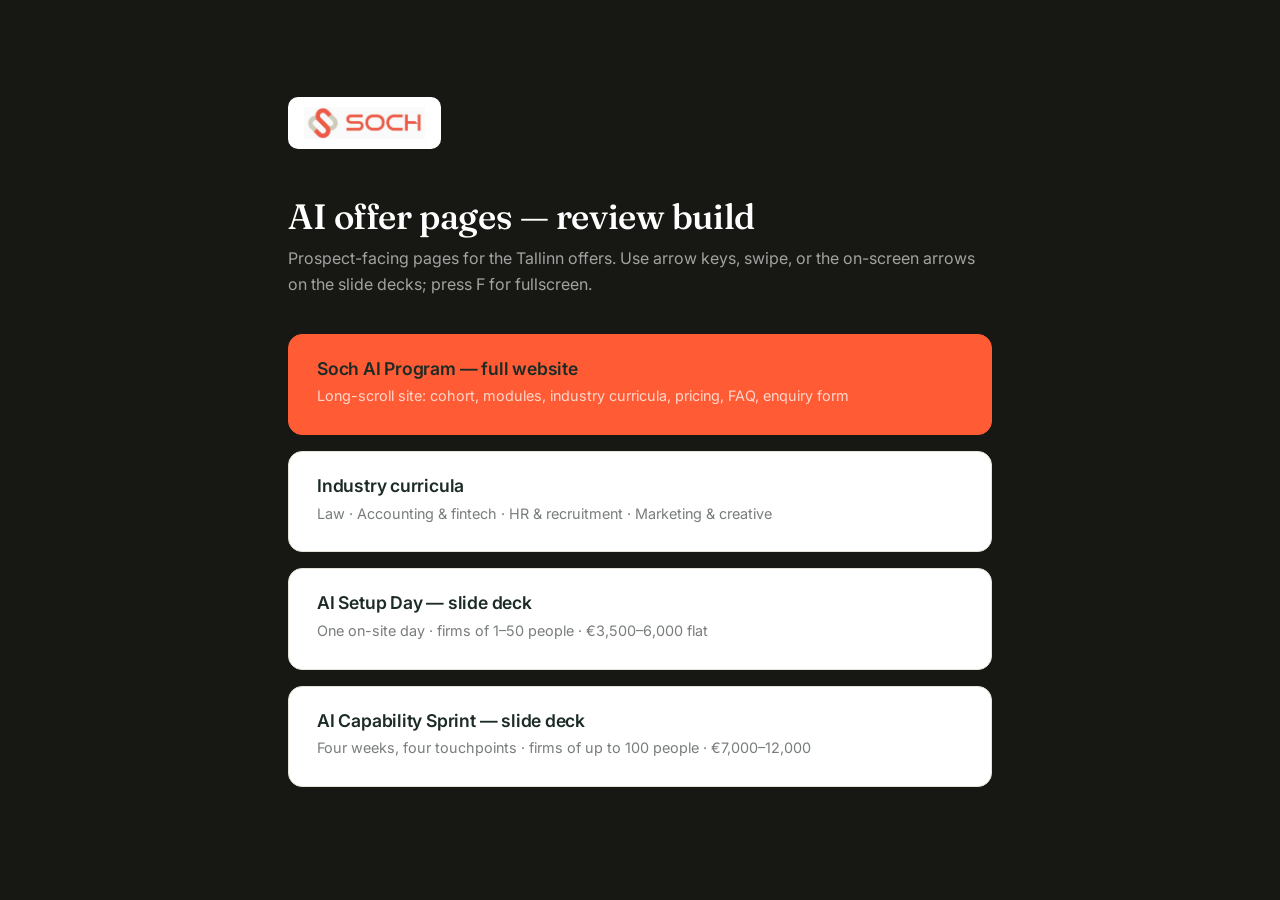
<file: review.html>
<!DOCTYPE html>
<html lang="en">
<head>
<meta charset="UTF-8">
<meta name="viewport" content="width=device-width, initial-scale=1.0">
<title>Soch — AI Offer Pages (Review)</title>
<link rel="preconnect" href="https://fonts.googleapis.com">
<link rel="preconnect" href="https://fonts.gstatic.com" crossorigin>
<link rel="stylesheet" href="assets/soch.css">
</head>
<body style="min-height:100vh;display:flex;align-items:center;justify-content:center;padding:2rem;background:var(--charcoal)">
<div style="max-width:44rem;width:100%">
  <div style="margin-bottom:2.5rem">
    <div style="display:inline-block;background:var(--white);border-radius:10px;padding:0.625rem 1rem">
      <img src="assets/logo-lockup.png" alt="Soch" style="height:32px;display:block">
    </div>
  </div>
  <h1 style="color:#fff;font-family:'Fraunces',serif;font-size:clamp(1.6rem,3vw,2.2rem);margin-bottom:0.625rem">AI offer pages — review build</h1>
  <p style="color:rgba(255,255,255,.6);font-size:1rem;margin-bottom:2.25rem">Prospect-facing pages for the Tallinn offers. Use arrow keys, swipe, or the on-screen arrows on the slide decks; press F for fullscreen.</p>

  <a class="review-card featured" href="index.html">
    <h2>Soch AI Program — full website</h2>
    <span>Long-scroll site: cohort, modules, industry curricula, pricing, FAQ, enquiry form</span>
  </a>
  <a class="review-card" href="industries/law.html" style="background:var(--white)">
    <h2 style="color:var(--ink)">Industry curricula</h2>
    <span style="color:var(--slate)">Law · Accounting &amp; fintech · HR &amp; recruitment · Marketing &amp; creative</span>
  </a>
  <a class="review-card" href="ai-setup-day.html" style="background:var(--white)">
    <h2 style="color:var(--ink)">AI Setup Day — slide deck</h2>
    <span style="color:var(--slate)">One on-site day · firms of 1–50 people · €3,500–6,000 flat</span>
  </a>
  <a class="review-card" href="ai-capability-sprint.html" style="background:var(--white)">
    <h2 style="color:var(--ink)">AI Capability Sprint — slide deck</h2>
    <span style="color:var(--slate)">Four weeks, four touchpoints · firms of up to 100 people · €7,000–12,000</span>
  </a>
</div>
</body>
</html>
</file>
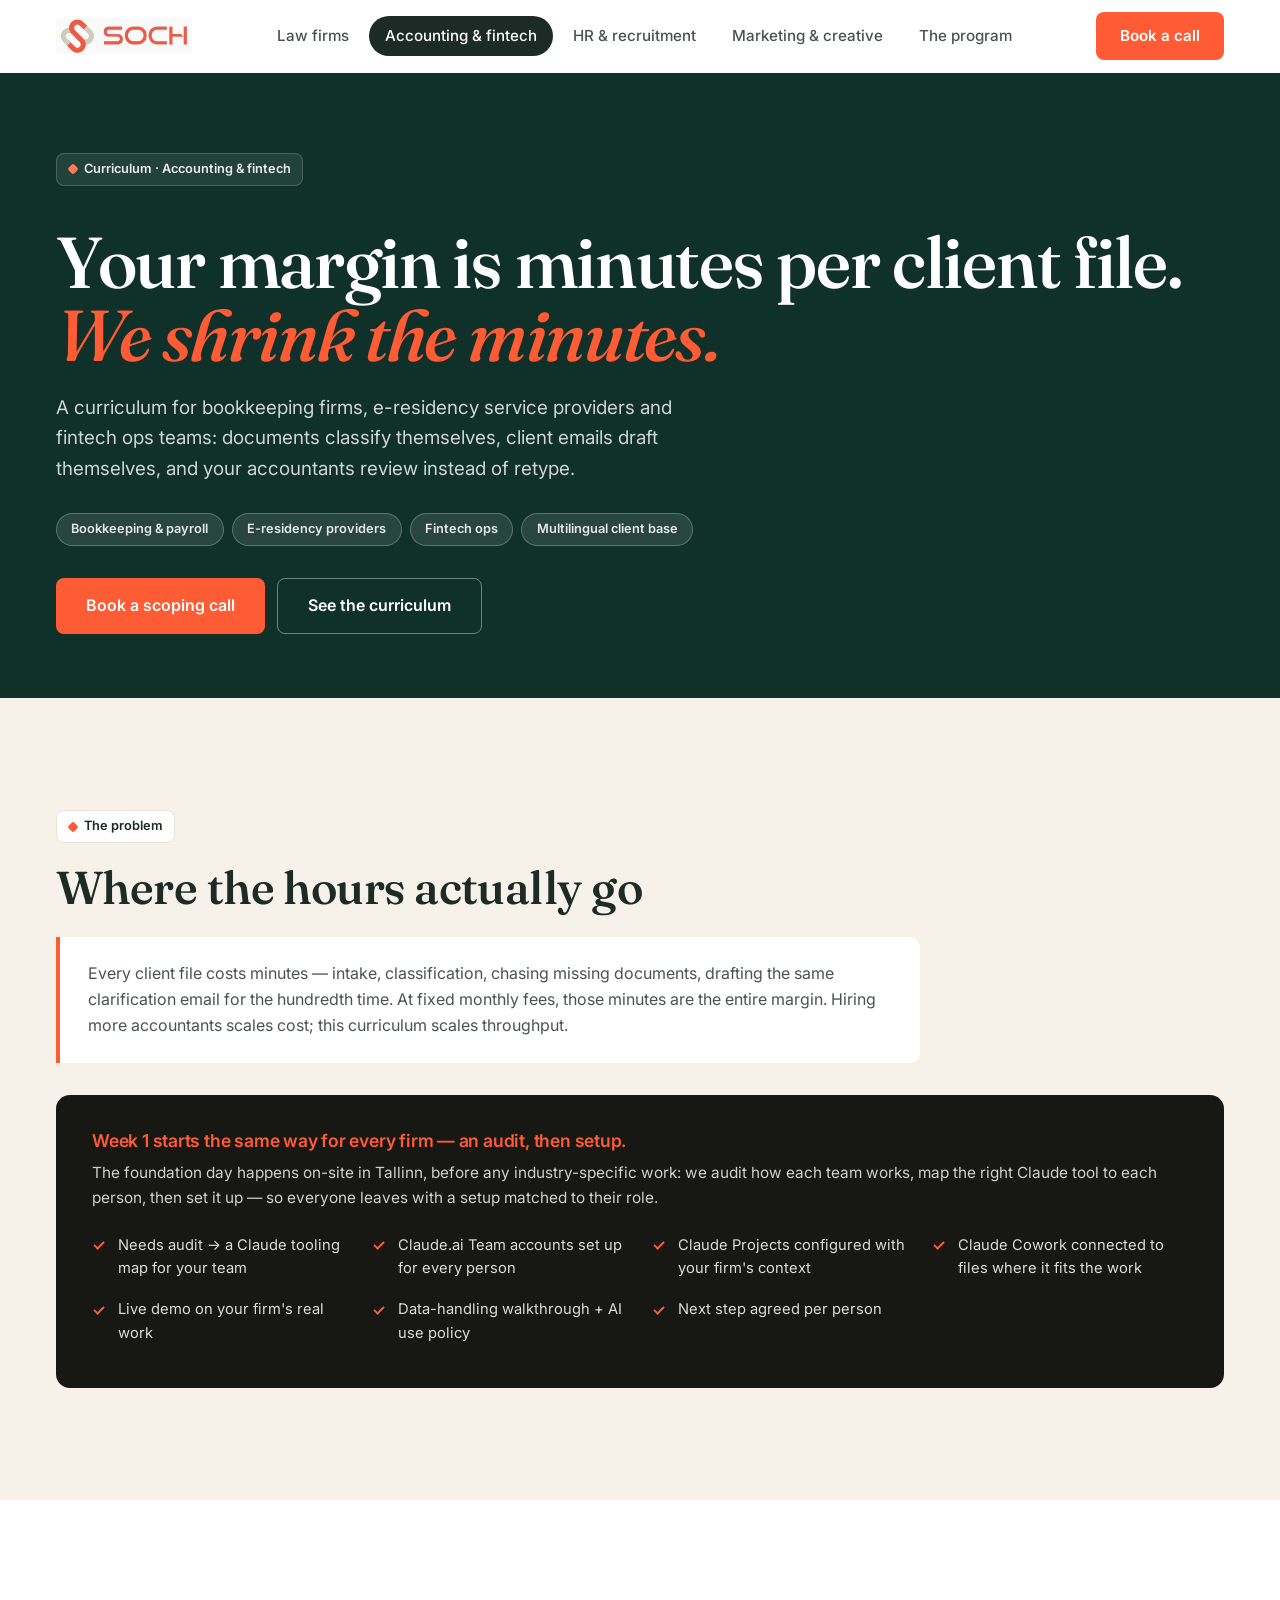
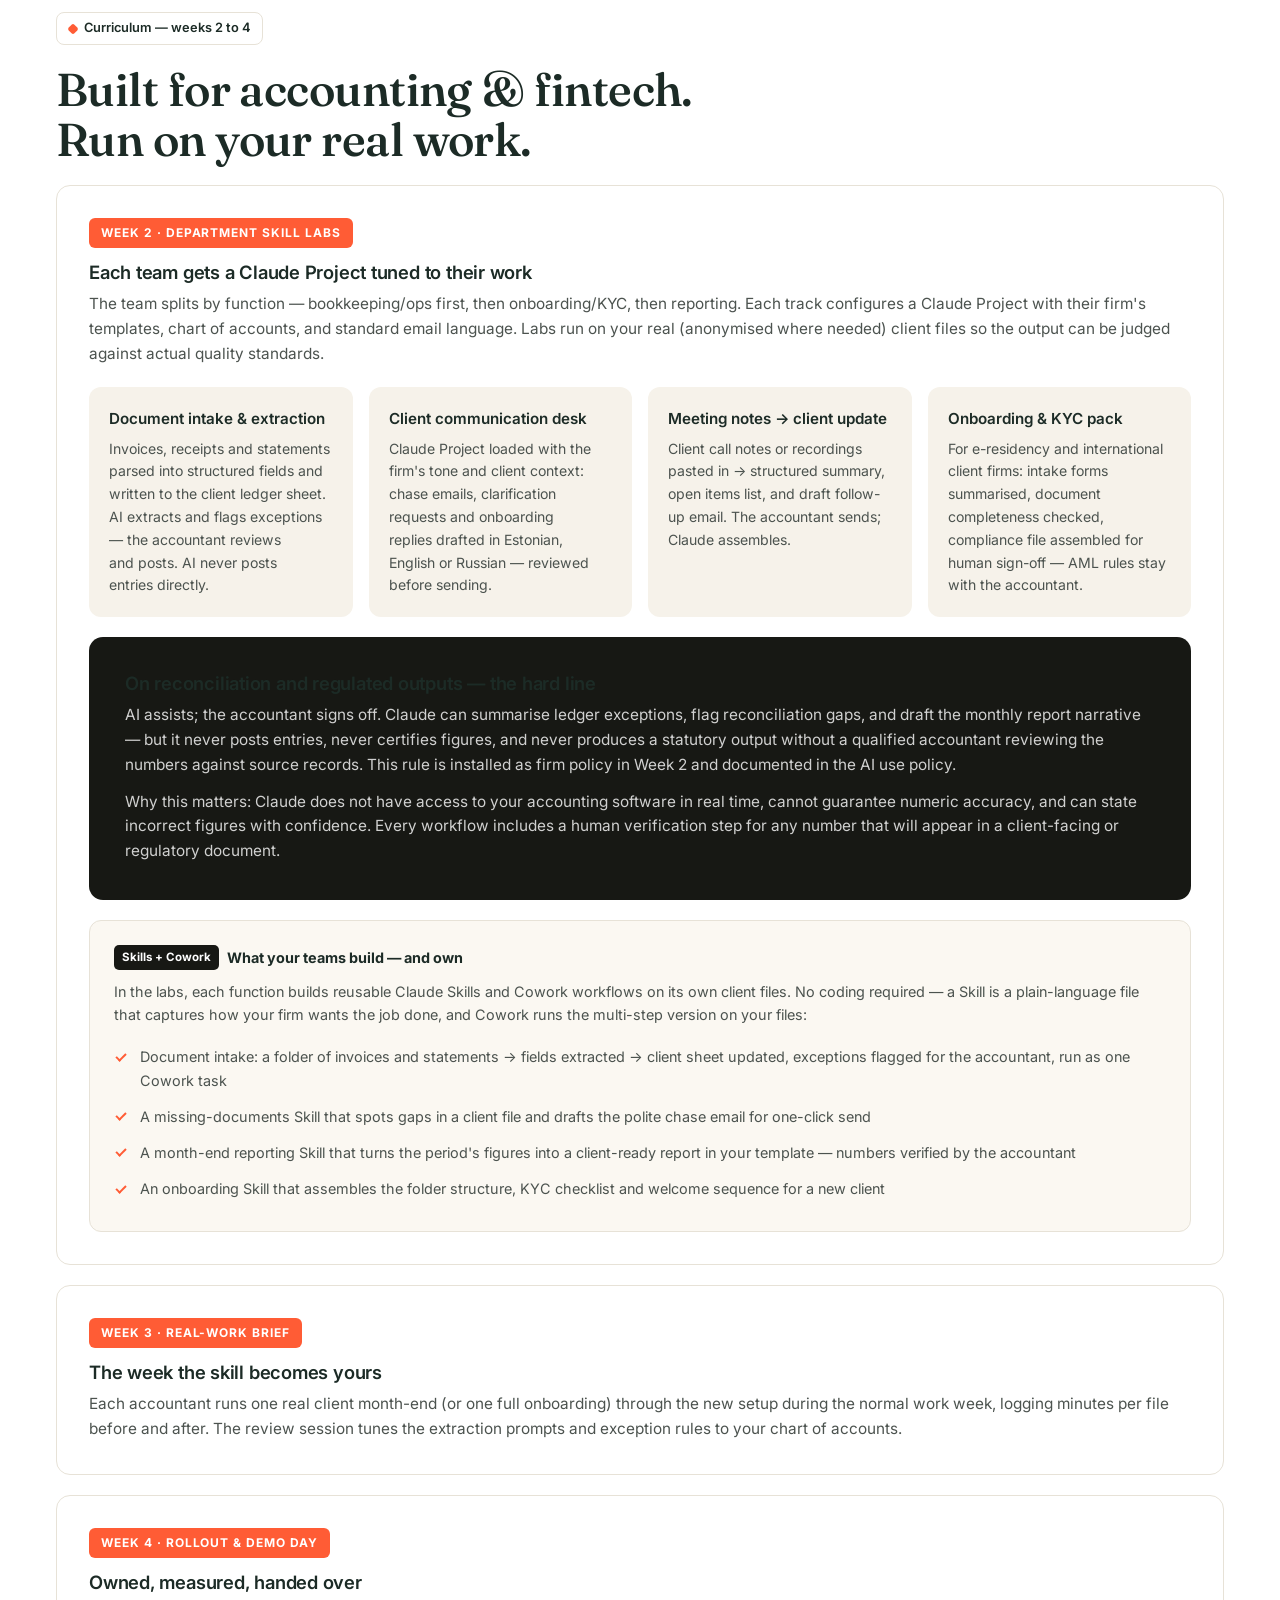
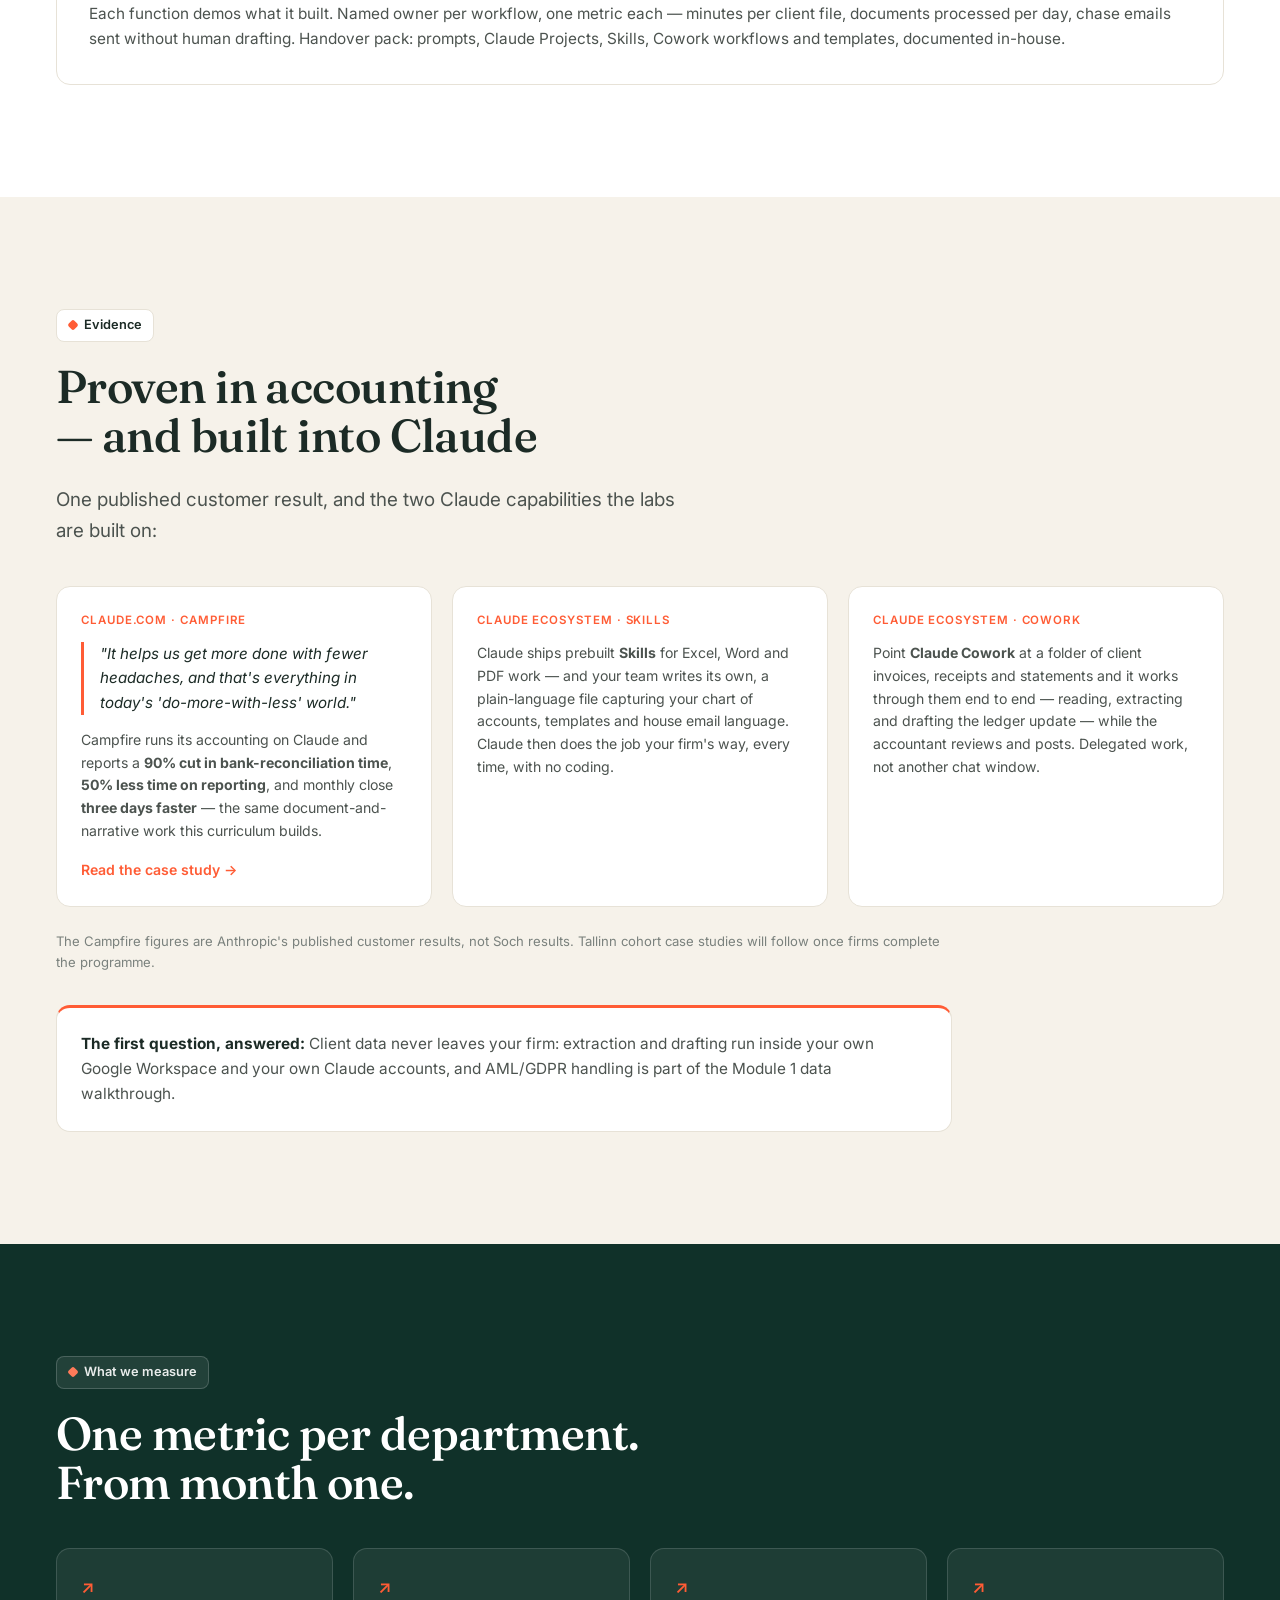
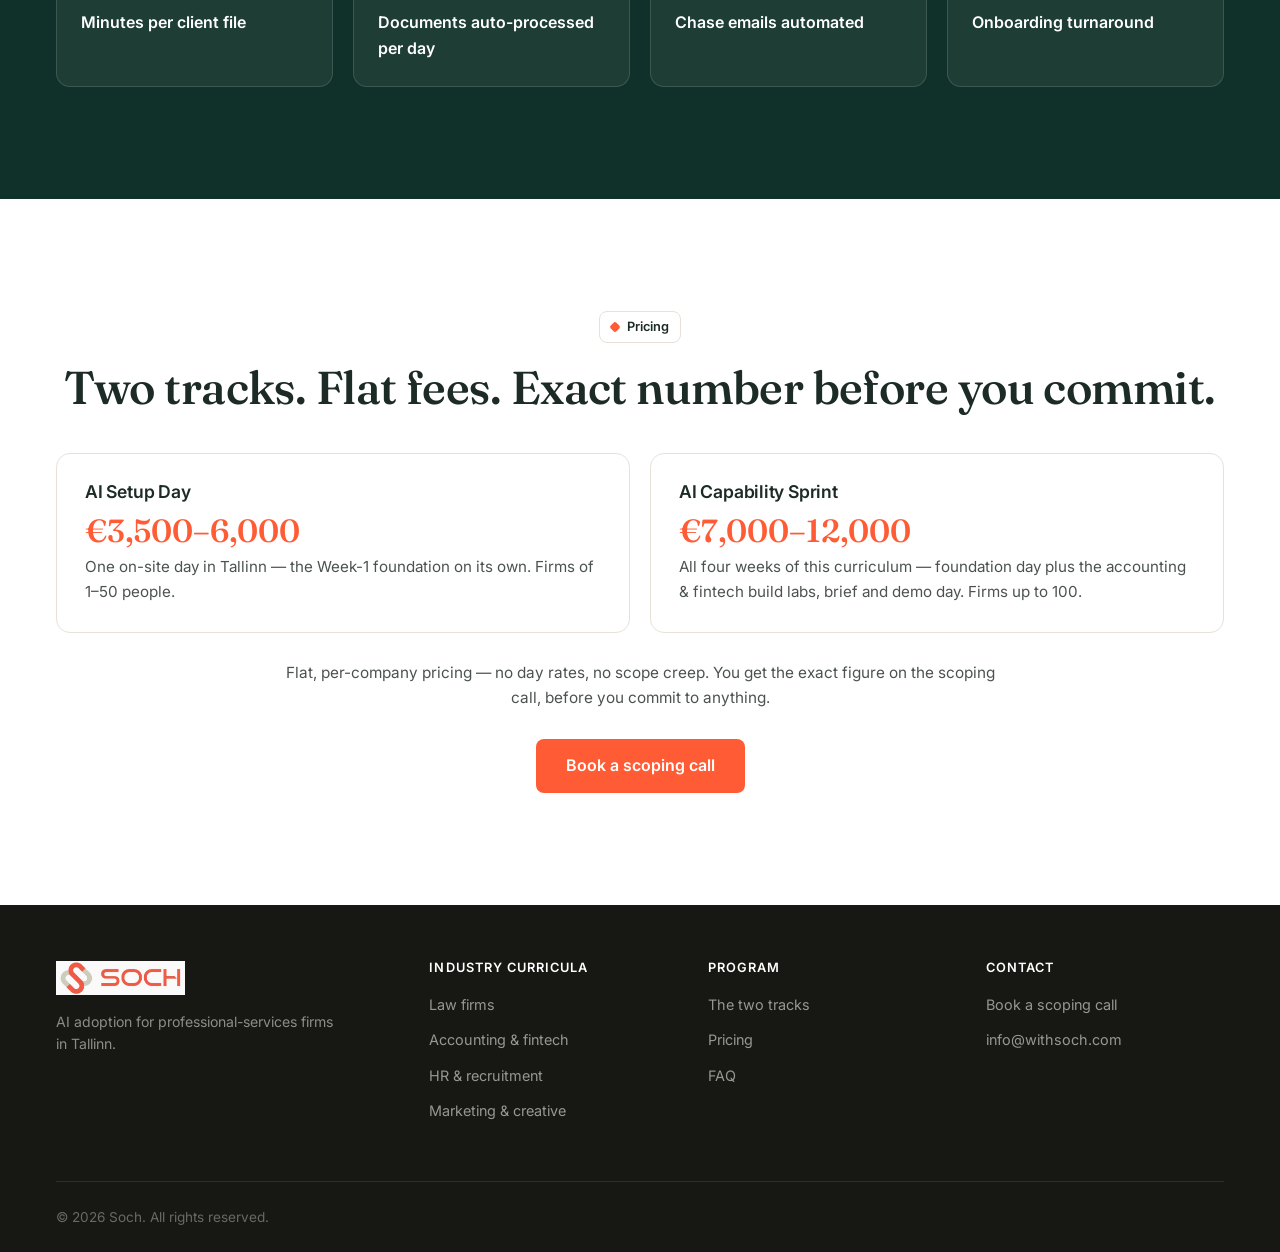
<file: industries/accounting.html>
<!DOCTYPE html>
<html lang="en">
<head>
<meta charset="UTF-8">
<meta name="viewport" content="width=device-width, initial-scale=1.0">
<title>AI Curriculum for Accounting Firms &amp; Fintechs — Soch</title>
<meta name="description" content="A curriculum for bookkeeping firms, e-residency service providers and fintech ops teams: documents classify themselves, client emails draft themselves, and your accountants review instead of retype.">
<link rel="preconnect" href="https://fonts.googleapis.com">
<link rel="preconnect" href="https://fonts.gstatic.com" crossorigin>
<link rel="stylesheet" href="../assets/soch.css">
</head>
<body>

<header class="site-header" id="site-header">
  <div class="container">
    <div class="nav-inner">
      <a class="nav-logo" href="../index.html" aria-label="Soch home"><img src="../assets/logo-lockup.png" alt="Soch"></a>
      <nav class="nav-links" aria-label="Main">
        <a href="law.html">Law firms</a>
        <a href="accounting.html" class="active">Accounting &amp; fintech</a>
        <a href="recruitment.html">HR &amp; recruitment</a>
        <a href="marketing.html">Marketing &amp; creative</a>
        <a href="../index.html#program">The program</a>
      </nav>
      <div class="nav-cta">
        <a class="btn btn-primary" href="../index.html#enquire">Book a call</a>
      </div>
      <button class="nav-hamburger" id="hamburger" aria-label="Open menu" aria-expanded="false">&#9776;</button>
    </div>
  </div>
  <div class="mobile-menu" id="mobile-menu">
    <a href="law.html">Law firms</a>
    <a href="accounting.html">Accounting &amp; fintech</a>
    <a href="recruitment.html">HR &amp; recruitment</a>
    <a href="marketing.html">Marketing &amp; creative</a>
    <a href="../index.html#program">The program</a>
    <a class="btn btn-primary" href="../index.html#enquire">Book a call</a>
  </div>
</header>

<section class="hero bg-forest" style="padding-top:5rem;padding-bottom:4rem">
  <div class="container">
    <span class="eyebrow">Curriculum · Accounting &amp; fintech</span>
    <h1 class="display fade-up" style="color:#fff">Your margin is minutes per client file.<br><em class="italic" style="color:var(--brand)">We shrink the minutes.</em></h1>
    <p class="lead fade-up" data-delay="1" style="color:rgba(255,255,255,.8);margin-top:1.25rem;max-width:42rem">A curriculum for bookkeeping firms, e-residency service providers and fintech ops teams: documents classify themselves, client emails draft themselves, and your accountants review instead of retype.</p>
    <div class="hero-chips fade-up" data-delay="2">
      <span class="chip">Bookkeeping &amp; payroll</span>
      <span class="chip">E-residency providers</span>
      <span class="chip">Fintech ops</span>
      <span class="chip">Multilingual client base</span>
    </div>
    <div class="ctas fade-up" data-delay="3">
      <a class="btn btn-primary btn-lg" href="../index.html#enquire">Book a scoping call</a>
      <a class="btn btn-ghost-light btn-lg" href="#curriculum">See the curriculum</a>
    </div>
  </div>
</section>

<section class="bg-mist">
  <div class="container">
    <div class="section-head fade-up">
      <span class="eyebrow">The problem</span>
      <h2>Where the hours actually go</h2>
    </div>
    <div class="pain-box fade-up" data-delay="1">Every client file costs minutes — intake, classification, chasing missing documents, drafting the same clarification email for the hundredth time. At fixed monthly fees, those minutes are the entire margin. Hiring more accountants scales cost; this curriculum scales throughput.</div>
    <div class="foundation-box fade-up" data-delay="2">
      <h3>Week 1 starts the same way for every firm — an audit, then setup.</h3>
      <p>The foundation day happens on-site in Tallinn, before any industry-specific work: we audit how each team works, map the right Claude tool to each person, then set it up — so everyone leaves with a setup matched to their role.</p>
      <ul>
        <li>Needs audit → a Claude tooling map for your team</li>
        <li>Claude.ai Team accounts set up for every person</li>
        <li>Claude Projects configured with your firm's context</li>
        <li>Claude Cowork connected to files where it fits the work</li>
        <li>Live demo on your firm's real work</li>
        <li>Data-handling walkthrough + AI use policy</li>
        <li>Next step agreed per person</li>
      </ul>
    </div>
  </div>
</section>

<section class="bg-white" id="curriculum">
  <div class="container">
    <div class="section-head fade-up">
      <span class="eyebrow">Curriculum — weeks 2 to 4</span>
      <h2>Built for accounting &amp; fintech. Run on your real work.</h2>
    </div>

    <div class="week-module fade-up" data-delay="1">
      <span class="week-badge">WEEK 2 · DEPARTMENT SKILL LABS</span>
      <h3>Each team gets a Claude Project tuned to their work</h3>
      <p>The team splits by function — bookkeeping/ops first, then onboarding/KYC, then reporting. Each track configures a Claude Project with their firm's templates, chart of accounts, and standard email language. Labs run on your real (anonymised where needed) client files so the output can be judged against actual quality standards.</p>
      <div class="labs-grid">
        <div class="lab-card"><b>Document intake &amp; extraction</b><p>Invoices, receipts and statements parsed into structured fields and written to the client ledger sheet. AI extracts and flags exceptions — the accountant reviews and posts. AI never posts entries directly.</p></div>
        <div class="lab-card"><b>Client communication desk</b><p>Claude Project loaded with the firm's tone and client context: chase emails, clarification requests and onboarding replies drafted in Estonian, English or Russian — reviewed before sending.</p></div>
        <div class="lab-card"><b>Meeting notes → client update</b><p>Client call notes or recordings pasted in → structured summary, open items list, and draft follow-up email. The accountant sends; Claude assembles.</p></div>
        <div class="lab-card"><b>Onboarding &amp; KYC pack</b><p>For e-residency and international client firms: intake forms summarised, document completeness checked, compliance file assembled for human sign-off — AML rules stay with the accountant.</p></div>
      </div>
      <div class="foundation-box" style="margin-top:1.25rem">
        <h3>On reconciliation and regulated outputs — the hard line</h3>
        <p>AI assists; the accountant signs off. Claude can summarise ledger exceptions, flag reconciliation gaps, and draft the monthly report narrative — but it never posts entries, never certifies figures, and never produces a statutory output without a qualified accountant reviewing the numbers against source records. This rule is installed as firm policy in Week 2 and documented in the AI use policy.</p>
        <p style="margin-top:0.75rem;color:rgba(255,255,255,0.8)">Why this matters: Claude does not have access to your accounting software in real time, cannot guarantee numeric accuracy, and can state incorrect figures with confidence. Every workflow includes a human verification step for any number that will appear in a client-facing or regulatory document.</p>
      </div>
      <div class="skill-box" style="margin-top:1.25rem">
        <div class="skill-label"><span class="skill-badge">Skills + Cowork</span> What your teams build — and own</div>
        <p>In the labs, each function builds reusable Claude Skills and Cowork workflows on its own client files. No coding required — a Skill is a plain-language file that captures how your firm wants the job done, and Cowork runs the multi-step version on your files:</p>
        <ul>
          <li>Document intake: a folder of invoices and statements → fields extracted → client sheet updated, exceptions flagged for the accountant, run as one Cowork task</li>
          <li>A missing-documents Skill that spots gaps in a client file and drafts the polite chase email for one-click send</li>
          <li>A month-end reporting Skill that turns the period's figures into a client-ready report in your template — numbers verified by the accountant</li>
          <li>An onboarding Skill that assembles the folder structure, KYC checklist and welcome sequence for a new client</li>
        </ul>
      </div>
    </div>

    <div class="week-module fade-up">
      <span class="week-badge">WEEK 3 · REAL-WORK BRIEF</span>
      <h3>The week the skill becomes yours</h3>
      <p>Each accountant runs one real client month-end (or one full onboarding) through the new setup during the normal work week, logging minutes per file before and after. The review session tunes the extraction prompts and exception rules to your chart of accounts.</p>
    </div>

    <div class="week-module fade-up">
      <span class="week-badge">WEEK 4 · ROLLOUT &amp; DEMO DAY</span>
      <h3>Owned, measured, handed over</h3>
      <p>Each function demos what it built. Named owner per workflow, one metric each — minutes per client file, documents processed per day, chase emails sent without human drafting. Handover pack: prompts, Claude Projects, Skills, Cowork workflows and templates, documented in-house.</p>
    </div>
  </div>
</section>

<section class="bg-mist">
  <div class="container">
    <div class="section-head fade-up">
      <span class="eyebrow">Evidence</span>
      <h2>Proven in accounting — and built into Claude</h2>
      <p class="lead mt-3" style="max-width:42rem">One published customer result, and the two Claude capabilities the labs are built on:</p>
    </div>
    <div class="grid-3 fade-up" data-delay="1" style="margin-top:2.5rem">
      <div class="reddit-card">
        <span class="reddit-sub">claude.com · Campfire</span>
        <blockquote>"It helps us get more done with fewer headaches, and that's everything in today's 'do-more-with-less' world."</blockquote>
        <p>Campfire runs its accounting on Claude and reports a <b>90% cut in bank-reconciliation time</b>, <b>50% less time on reporting</b>, and monthly close <b>three days faster</b> — the same document-and-narrative work this curriculum builds.</p>
        <a href="https://claude.com/customers/campfire" target="_blank" rel="noopener">Read the case study &rarr;</a>
      </div>
      <div class="reddit-card">
        <span class="reddit-sub">Claude ecosystem · Skills</span>
        <p>Claude ships prebuilt <b>Skills</b> for Excel, Word and PDF work — and your team writes its own, a plain-language file capturing your chart of accounts, templates and house email language. Claude then does the job your firm's way, every time, with no coding.</p>
      </div>
      <div class="reddit-card">
        <span class="reddit-sub">Claude ecosystem · Cowork</span>
        <p>Point <b>Claude Cowork</b> at a folder of client invoices, receipts and statements and it works through them end to end — reading, extracting and drafting the ledger update — while the accountant reviews and posts. Delegated work, not another chat window.</p>
      </div>
    </div>
    <p class="disclaimer">The Campfire figures are Anthropic's published customer results, not Soch results. Tallinn cohort case studies will follow once firms complete the programme.</p>
    <div class="conf-note fade-up"><b>The first question, answered:</b> Client data never leaves your firm: extraction and drafting run inside your own Google Workspace and your own Claude accounts, and AML/GDPR handling is part of the Module 1 data walkthrough.</div>
  </div>
</section>

<section class="bg-forest">
  <div class="container">
    <div class="section-head fade-up">
      <span class="eyebrow">What we measure</span>
      <h2 style="color:#fff">One metric per department. From month one.</h2>
    </div>
    <div class="metric-band">
      <div class="metric-box fade-up">Minutes per client file</div>
      <div class="metric-box fade-up" data-delay="1">Documents auto-processed per day</div>
      <div class="metric-box fade-up" data-delay="2">Chase emails automated</div>
      <div class="metric-box fade-up" data-delay="3">Onboarding turnaround</div>
    </div>
  </div>
</section>

<section class="bg-white" style="text-align:center">
  <div class="container">
    <div class="section-head fade-up" style="max-width:100%">
      <span class="eyebrow">Pricing</span>
      <h2>Two tracks. Flat fees. Exact number before you commit.</h2>
    </div>
    <div class="grid-2 fade-up" data-delay="1" style="margin-top:2.5rem;text-align:left">
      <div class="pcard"><h3>AI Setup Day</h3><div class="pr">€3,500–6,000</div><p>One on-site day in Tallinn — the Week-1 foundation on its own. Firms of 1–50 people.</p></div>
      <div class="pcard"><h3>AI Capability Sprint</h3><div class="pr">€7,000–12,000</div><p>All four weeks of this curriculum — foundation day plus the accounting &amp; fintech build labs, brief and demo day. Firms up to 100.</p></div>
    </div>
    <p class="fade-up" style="margin-top:1.75rem;font-size:0.96rem;color:var(--slate);max-width:46rem;margin-left:auto;margin-right:auto">Flat, per-company pricing — no day rates, no scope creep. You get the exact figure on the scoping call, before you commit to anything.</p>
    <a class="btn btn-primary btn-lg fade-up" href="../index.html#enquire" style="margin-top:1.75rem">Book a scoping call</a>
  </div>
</section>

<footer class="site-footer">
  <div class="container">
    <div class="footer-cols">
      <div class="footer-brand"><img src="../assets/logo-lockup.png" alt="Soch"><p>AI adoption for professional-services firms in Tallinn.</p></div>
      <div class="footer-col"><h4>Industry curricula</h4><ul><li><a href="law.html">Law firms</a></li><li><a href="accounting.html">Accounting &amp; fintech</a></li><li><a href="recruitment.html">HR &amp; recruitment</a></li><li><a href="marketing.html">Marketing &amp; creative</a></li></ul></div>
      <div class="footer-col"><h4>Program</h4><ul><li><a href="../index.html#program">The two tracks</a></li><li><a href="../index.html#pricing">Pricing</a></li><li><a href="../index.html#faq">FAQ</a></li></ul></div>
      <div class="footer-col"><h4>Contact</h4><ul><li><a href="../index.html#enquire">Book a scoping call</a></li><li><a href="mailto:info@withsoch.com">info@withsoch.com</a></li></ul></div>
    </div>
    <div class="footer-bottom"><p>© 2026 Soch. All rights reserved.</p></div>
  </div>
</footer>

<script>
(function(){
  var hdr=document.getElementById('site-header');
  function s(){hdr.classList.toggle('scrolled',window.scrollY>12);}s();
  window.addEventListener('scroll',s,{passive:true});
  var btn=document.getElementById('hamburger'),menu=document.getElementById('mobile-menu');
  btn.addEventListener('click',function(){var o=menu.classList.toggle('open');btn.setAttribute('aria-expanded',o);btn.innerHTML=o?'&#10005;':'&#9776;';});
  menu.addEventListener('click',function(e){if(e.target.tagName==='A'){menu.classList.remove('open');btn.innerHTML='&#9776;';}});
  var io=new IntersectionObserver(function(en){en.forEach(function(e){if(e.isIntersecting){e.target.classList.add('visible');io.unobserve(e.target);}});},{threshold:0.1,rootMargin:'0px 0px -40px 0px'});
  document.querySelectorAll('.fade-up').forEach(function(el){io.observe(el);});
})();
</script>
</body>
</html>
</file>
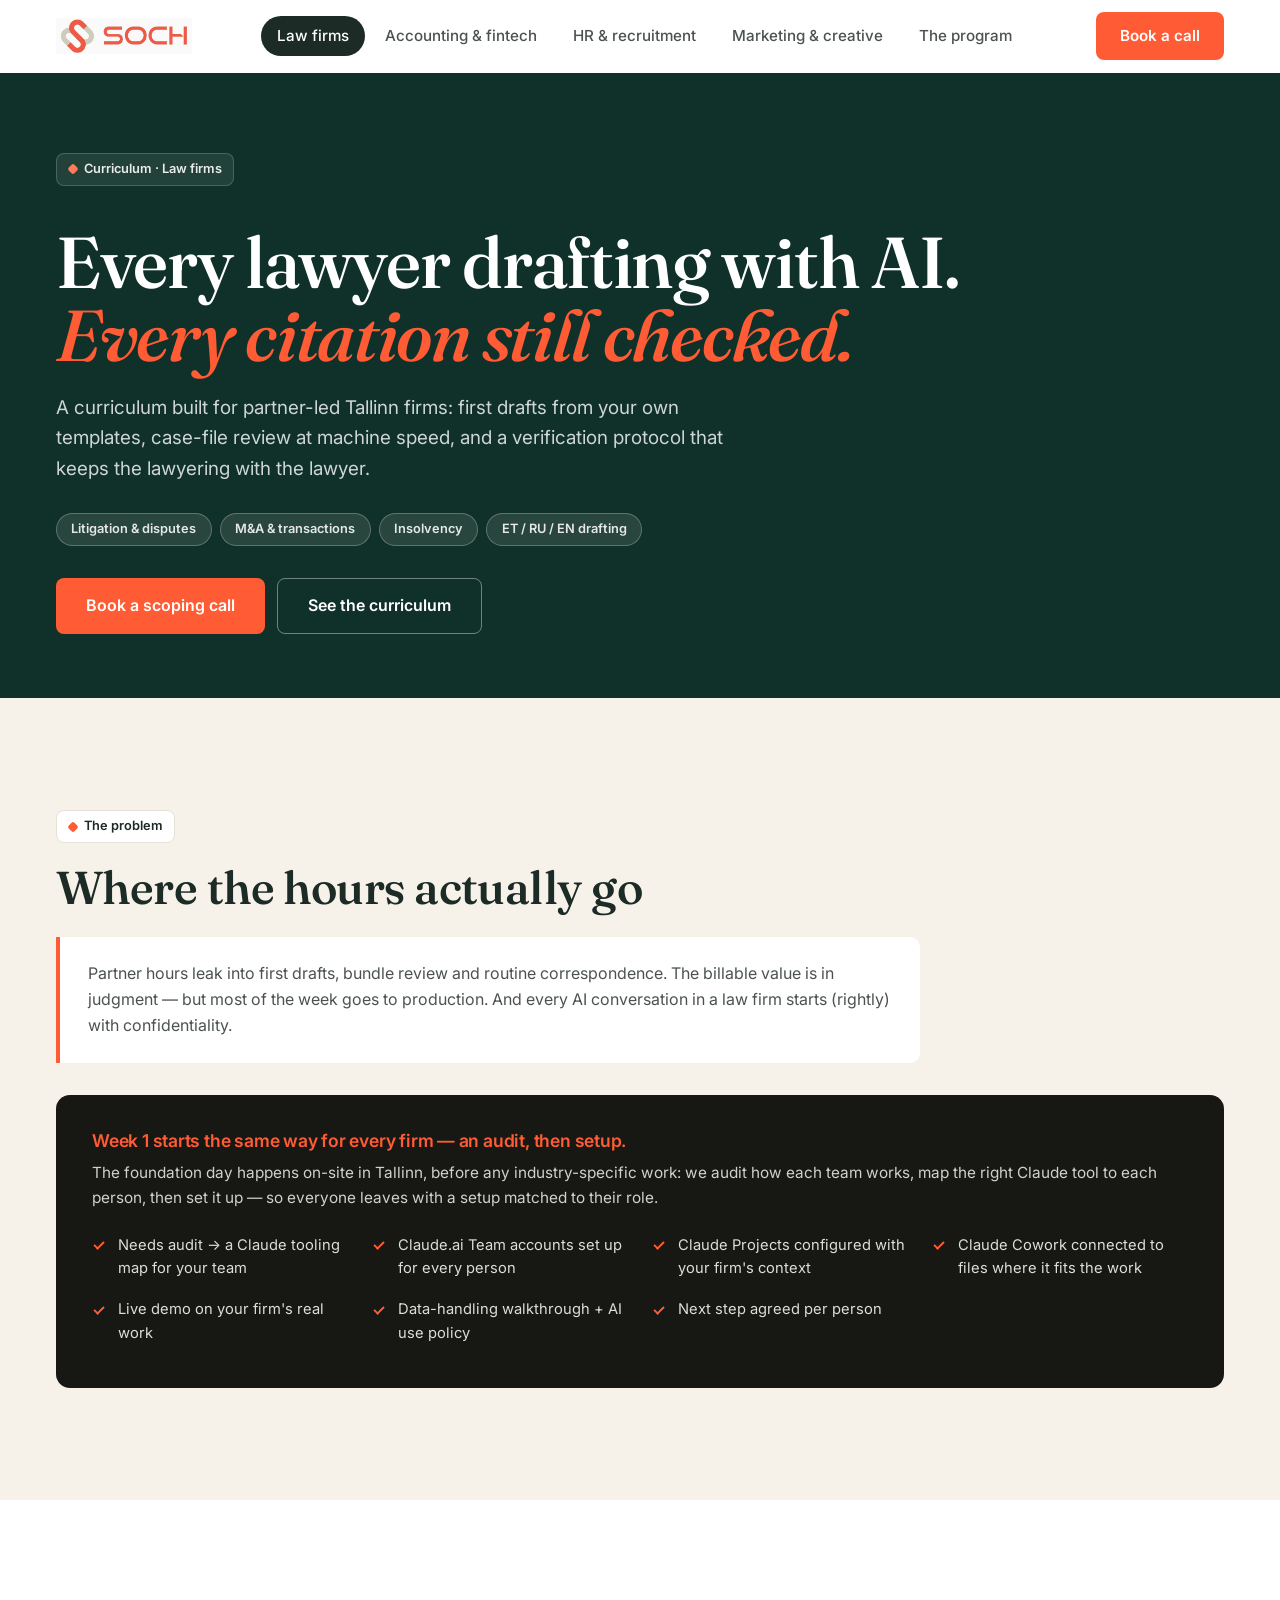
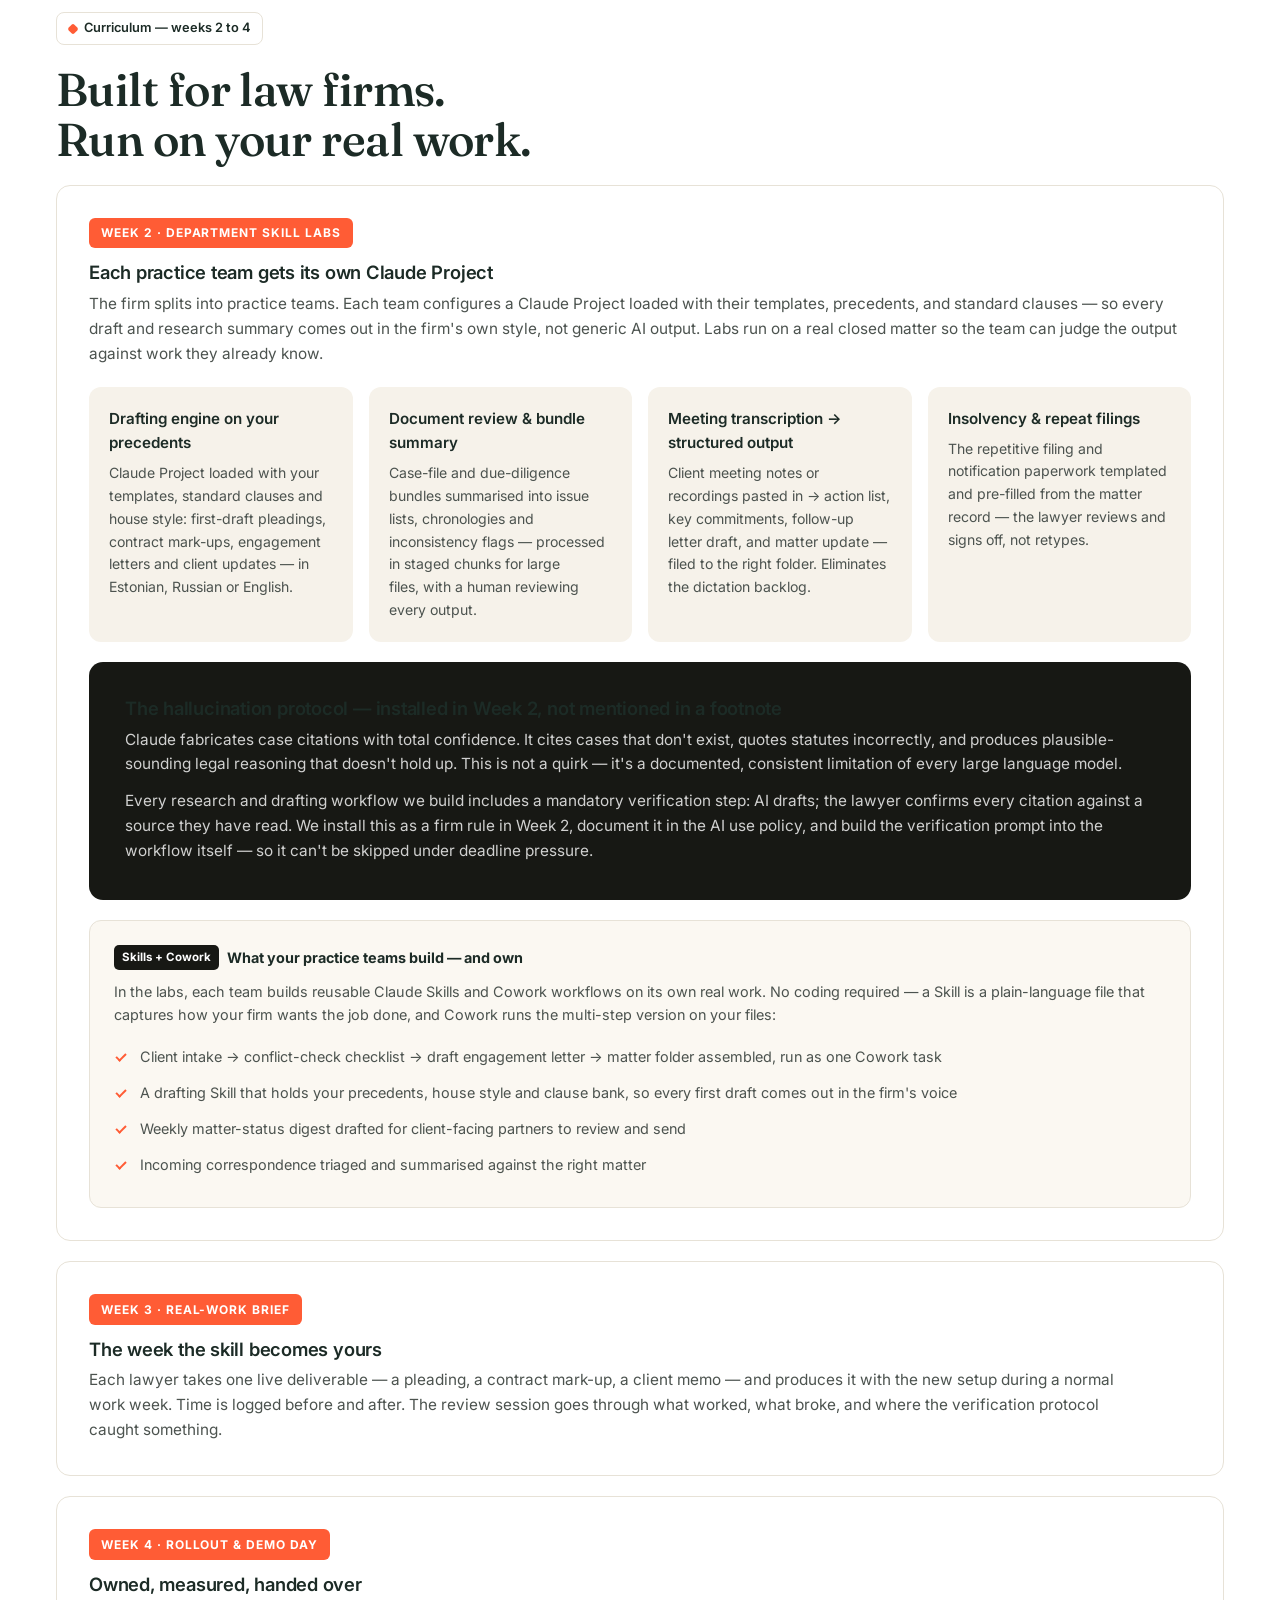
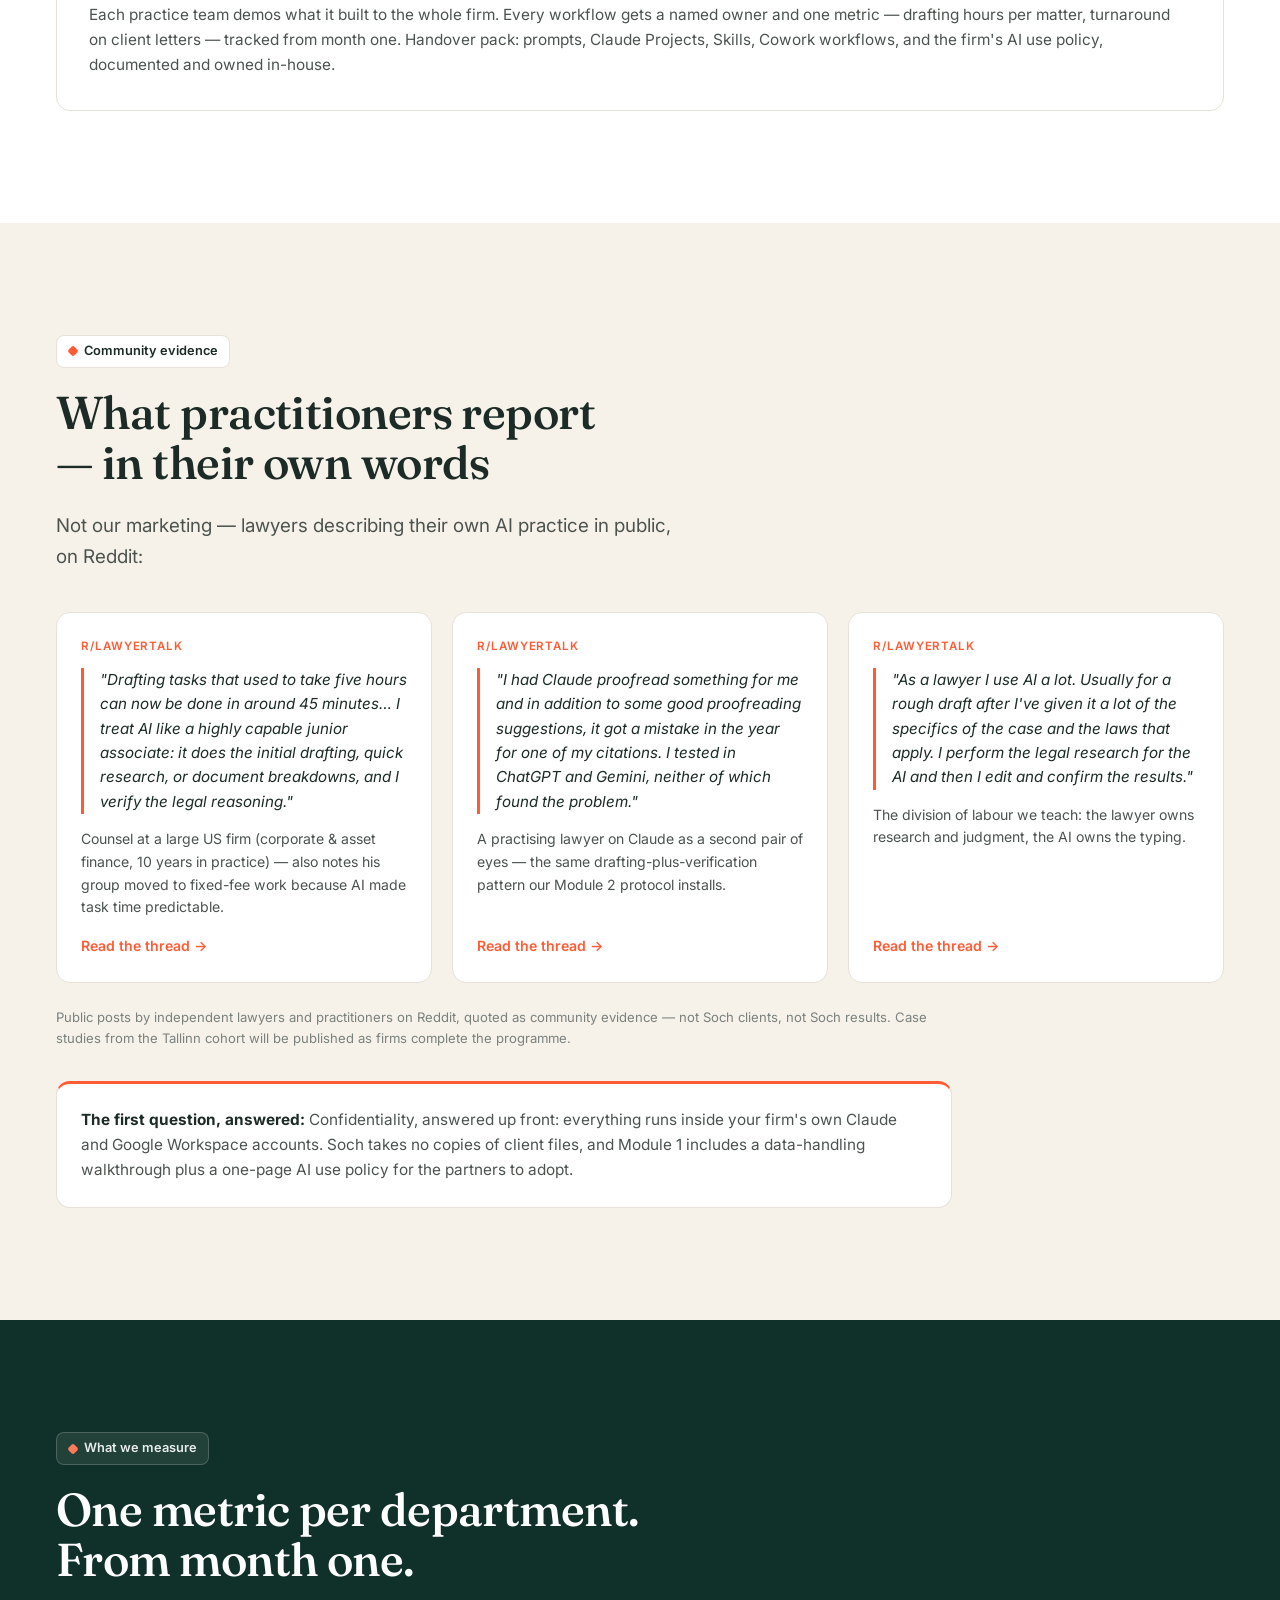
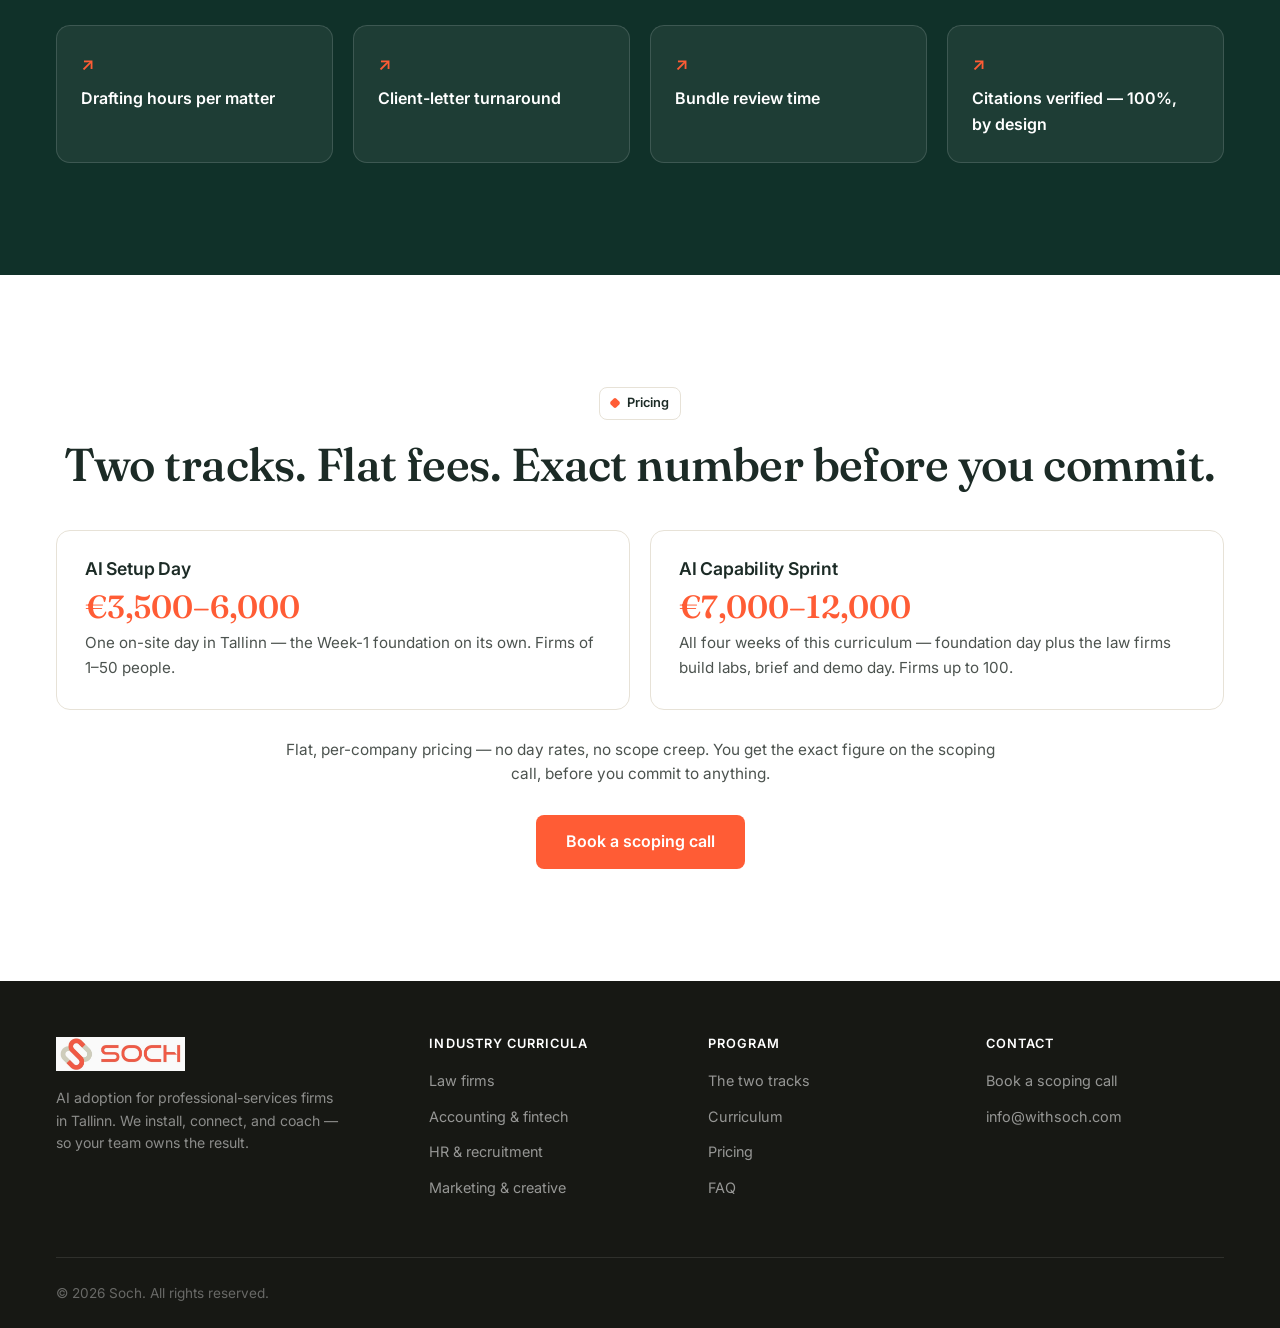
<file: industries/law.html>
<!DOCTYPE html>
<html lang="en">
<head>
<meta charset="UTF-8">
<meta name="viewport" content="width=device-width, initial-scale=1.0">
<title>AI Curriculum for Law Firms — Soch</title>
<meta name="description" content="A curriculum built for partner-led Tallinn firms: first drafts from your own templates, case-file review at machine speed, and a verification protocol that keeps the lawyering with the lawyer.">
<link rel="preconnect" href="https://fonts.googleapis.com">
<link rel="preconnect" href="https://fonts.gstatic.com" crossorigin>
<link rel="stylesheet" href="../assets/soch.css">
</head>
<body>

<header class="site-header" id="site-header">
  <div class="container">
    <div class="nav-inner">
      <a class="nav-logo" href="../index.html" aria-label="Soch home"><img src="../assets/logo-lockup.png" alt="Soch"></a>
      <nav class="nav-links" aria-label="Main">
        <a href="law.html" class="active">Law firms</a>
        <a href="accounting.html">Accounting &amp; fintech</a>
        <a href="recruitment.html">HR &amp; recruitment</a>
        <a href="marketing.html">Marketing &amp; creative</a>
        <a href="../index.html#program">The program</a>
      </nav>
      <div class="nav-cta">
        <a class="btn btn-primary" href="../index.html#enquire">Book a call</a>
      </div>
      <button class="nav-hamburger" id="hamburger" aria-label="Open menu" aria-expanded="false">&#9776;</button>
    </div>
  </div>
  <div class="mobile-menu" id="mobile-menu">
    <a href="law.html">Law firms</a>
    <a href="accounting.html">Accounting &amp; fintech</a>
    <a href="recruitment.html">HR &amp; recruitment</a>
    <a href="marketing.html">Marketing &amp; creative</a>
    <a href="../index.html#program">The program</a>
    <a class="btn btn-primary" href="../index.html#enquire">Book a call</a>
  </div>
</header>

<!-- HERO -->
<section class="hero bg-forest" style="padding-top:5rem;padding-bottom:4rem">
  <div class="container">
    <span class="eyebrow">Curriculum · Law firms</span>
    <h1 class="display fade-up" style="color:#fff">Every lawyer drafting with AI.<br><em class="italic" style="color:var(--brand)">Every citation still checked.</em></h1>
    <p class="lead fade-up" data-delay="1" style="color:rgba(255,255,255,.8);margin-top:1.25rem;max-width:42rem">A curriculum built for partner-led Tallinn firms: first drafts from your own templates, case-file review at machine speed, and a verification protocol that keeps the lawyering with the lawyer.</p>
    <div class="hero-chips fade-up" data-delay="2">
      <span class="chip">Litigation &amp; disputes</span>
      <span class="chip">M&amp;A &amp; transactions</span>
      <span class="chip">Insolvency</span>
      <span class="chip">ET / RU / EN drafting</span>
    </div>
    <div class="ctas fade-up" data-delay="3">
      <a class="btn btn-primary btn-lg" href="../index.html#enquire">Book a scoping call</a>
      <a class="btn btn-ghost-light btn-lg" href="#curriculum">See the curriculum</a>
    </div>
  </div>
</section>

<!-- PROBLEM -->
<section class="bg-mist">
  <div class="container">
    <div class="section-head fade-up">
      <span class="eyebrow">The problem</span>
      <h2>Where the hours actually go</h2>
    </div>
    <div class="pain-box fade-up" data-delay="1">Partner hours leak into first drafts, bundle review and routine correspondence. The billable value is in judgment — but most of the week goes to production. And every AI conversation in a law firm starts (rightly) with confidentiality.</div>
    <div class="foundation-box fade-up" data-delay="2">
      <h3>Week 1 starts the same way for every firm — an audit, then setup.</h3>
      <p>The foundation day happens on-site in Tallinn, before any industry-specific work: we audit how each team works, map the right Claude tool to each person, then set it up — so everyone leaves with a setup matched to their role.</p>
      <ul>
        <li>Needs audit → a Claude tooling map for your team</li>
        <li>Claude.ai Team accounts set up for every person</li>
        <li>Claude Projects configured with your firm's context</li>
        <li>Claude Cowork connected to files where it fits the work</li>
        <li>Live demo on your firm's real work</li>
        <li>Data-handling walkthrough + AI use policy</li>
        <li>Next step agreed per person</li>
      </ul>
    </div>
  </div>
</section>

<!-- CURRICULUM -->
<section class="bg-white" id="curriculum">
  <div class="container">
    <div class="section-head fade-up">
      <span class="eyebrow">Curriculum — weeks 2 to 4</span>
      <h2>Built for law firms. Run on your real work.</h2>
    </div>

    <div class="week-module fade-up" data-delay="1">
      <span class="week-badge">WEEK 2 · DEPARTMENT SKILL LABS</span>
      <h3>Each practice team gets its own Claude Project</h3>
      <p>The firm splits into practice teams. Each team configures a Claude Project loaded with their templates, precedents, and standard clauses — so every draft and research summary comes out in the firm's own style, not generic AI output. Labs run on a real closed matter so the team can judge the output against work they already know.</p>
      <div class="labs-grid">
        <div class="lab-card"><b>Drafting engine on your precedents</b><p>Claude Project loaded with your templates, standard clauses and house style: first-draft pleadings, contract mark-ups, engagement letters and client updates — in Estonian, Russian or English.</p></div>
        <div class="lab-card"><b>Document review &amp; bundle summary</b><p>Case-file and due-diligence bundles summarised into issue lists, chronologies and inconsistency flags — processed in staged chunks for large files, with a human reviewing every output.</p></div>
        <div class="lab-card"><b>Meeting transcription → structured output</b><p>Client meeting notes or recordings pasted in → action list, key commitments, follow-up letter draft, and matter update — filed to the right folder. Eliminates the dictation backlog.</p></div>
        <div class="lab-card"><b>Insolvency &amp; repeat filings</b><p>The repetitive filing and notification paperwork templated and pre-filled from the matter record — the lawyer reviews and signs off, not retypes.</p></div>
      </div>
      <div class="foundation-box" style="margin-top:1.25rem">
        <h3>The hallucination protocol — installed in Week 2, not mentioned in a footnote</h3>
        <p>Claude fabricates case citations with total confidence. It cites cases that don't exist, quotes statutes incorrectly, and produces plausible-sounding legal reasoning that doesn't hold up. This is not a quirk — it's a documented, consistent limitation of every large language model.</p>
        <p style="margin-top:0.75rem;color:rgba(255,255,255,0.8)">Every research and drafting workflow we build includes a mandatory verification step: AI drafts; the lawyer confirms every citation against a source they have read. We install this as a firm rule in Week 2, document it in the AI use policy, and build the verification prompt into the workflow itself — so it can't be skipped under deadline pressure.</p>
      </div>
      <div class="skill-box" style="margin-top:1.25rem">
        <div class="skill-label"><span class="skill-badge">Skills + Cowork</span> What your practice teams build — and own</div>
        <p>In the labs, each team builds reusable Claude Skills and Cowork workflows on its own real work. No coding required — a Skill is a plain-language file that captures how your firm wants the job done, and Cowork runs the multi-step version on your files:</p>
        <ul>
          <li>Client intake → conflict-check checklist → draft engagement letter → matter folder assembled, run as one Cowork task</li>
          <li>A drafting Skill that holds your precedents, house style and clause bank, so every first draft comes out in the firm's voice</li>
          <li>Weekly matter-status digest drafted for client-facing partners to review and send</li>
          <li>Incoming correspondence triaged and summarised against the right matter</li>
        </ul>
      </div>
    </div>

    <div class="week-module fade-up">
      <span class="week-badge">WEEK 3 · REAL-WORK BRIEF</span>
      <h3>The week the skill becomes yours</h3>
      <p>Each lawyer takes one live deliverable — a pleading, a contract mark-up, a client memo — and produces it with the new setup during a normal work week. Time is logged before and after. The review session goes through what worked, what broke, and where the verification protocol caught something.</p>
    </div>

    <div class="week-module fade-up">
      <span class="week-badge">WEEK 4 · ROLLOUT &amp; DEMO DAY</span>
      <h3>Owned, measured, handed over</h3>
      <p>Each practice team demos what it built to the whole firm. Every workflow gets a named owner and one metric — drafting hours per matter, turnaround on client letters — tracked from month one. Handover pack: prompts, Claude Projects, Skills, Cowork workflows, and the firm's AI use policy, documented and owned in-house.</p>
    </div>
  </div>
</section>

<!-- EVIDENCE -->
<section class="bg-mist">
  <div class="container">
    <div class="section-head fade-up">
      <span class="eyebrow">Community evidence</span>
      <h2>What practitioners report — in their own words</h2>
      <p class="lead mt-3" style="max-width:42rem">Not our marketing — lawyers describing their own AI practice in public, on Reddit:</p>
    </div>
    <div class="grid-3 fade-up" data-delay="1" style="margin-top:2.5rem">
      <div class="reddit-card">
        <span class="reddit-sub">r/Lawyertalk</span>
        <blockquote>"Drafting tasks that used to take five hours can now be done in around 45 minutes… I treat AI like a highly capable junior associate: it does the initial drafting, quick research, or document breakdowns, and I verify the legal reasoning."</blockquote>
        <p>Counsel at a large US firm (corporate &amp; asset finance, 10 years in practice) — also notes his group moved to fixed-fee work because AI made task time predictable.</p>
        <a href="https://www.reddit.com/r/Lawyertalk/comments/1i5curf/ai_is_transforming_my_legal_practice/" target="_blank" rel="noopener">Read the thread &rarr;</a>
      </div>
      <div class="reddit-card">
        <span class="reddit-sub">r/Lawyertalk</span>
        <blockquote>"I had Claude proofread something for me and in addition to some good proofreading suggestions, it got a mistake in the year for one of my citations. I tested in ChatGPT and Gemini, neither of which found the problem."</blockquote>
        <p>A practising lawyer on Claude as a second pair of eyes — the same drafting-plus-verification pattern our Module 2 protocol installs.</p>
        <a href="https://www.reddit.com/r/Lawyertalk/comments/1dho9mg/claude_as_proofreader_found_a_problem_with_a/" target="_blank" rel="noopener">Read the thread &rarr;</a>
      </div>
      <div class="reddit-card">
        <span class="reddit-sub">r/Lawyertalk</span>
        <blockquote>"As a lawyer I use AI a lot. Usually for a rough draft after I've given it a lot of the specifics of the case and the laws that apply. I perform the legal research for the AI and then I edit and confirm the results."</blockquote>
        <p>The division of labour we teach: the lawyer owns research and judgment, the AI owns the typing.</p>
        <a href="https://www.reddit.com/r/Lawyertalk/comments/1gaqrnm/claude_is_getting_a_lot_better_but_check_those/" target="_blank" rel="noopener">Read the thread &rarr;</a>
      </div>
    </div>
    <p class="disclaimer">Public posts by independent lawyers and practitioners on Reddit, quoted as community evidence — not Soch clients, not Soch results. Case studies from the Tallinn cohort will be published as firms complete the programme.</p>
    <div class="conf-note fade-up">
      <b>The first question, answered:</b> Confidentiality, answered up front: everything runs inside your firm's own Claude and Google Workspace accounts. Soch takes no copies of client files, and Module 1 includes a data-handling walkthrough plus a one-page AI use policy for the partners to adopt.
    </div>
  </div>
</section>

<!-- METRICS -->
<section class="bg-forest">
  <div class="container">
    <div class="section-head fade-up">
      <span class="eyebrow">What we measure</span>
      <h2 style="color:#fff">One metric per department. From month one.</h2>
    </div>
    <div class="metric-band">
      <div class="metric-box fade-up">Drafting hours per matter</div>
      <div class="metric-box fade-up" data-delay="1">Client-letter turnaround</div>
      <div class="metric-box fade-up" data-delay="2">Bundle review time</div>
      <div class="metric-box fade-up" data-delay="3">Citations verified — 100%, by design</div>
    </div>
  </div>
</section>

<!-- PRICING -->
<section class="bg-white" style="text-align:center">
  <div class="container">
    <div class="section-head fade-up" style="max-width:100%">
      <span class="eyebrow">Pricing</span>
      <h2>Two tracks. Flat fees. Exact number before you commit.</h2>
    </div>
    <div class="grid-2 fade-up" data-delay="1" style="margin-top:2.5rem;text-align:left">
      <div class="pcard"><h3>AI Setup Day</h3><div class="pr">€3,500–6,000</div><p>One on-site day in Tallinn — the Week-1 foundation on its own. Firms of 1–50 people.</p></div>
      <div class="pcard"><h3>AI Capability Sprint</h3><div class="pr">€7,000–12,000</div><p>All four weeks of this curriculum — foundation day plus the law firms build labs, brief and demo day. Firms up to 100.</p></div>
    </div>
    <p class="fade-up" style="margin-top:1.75rem;font-size:0.96rem;color:var(--slate);max-width:46rem;margin-left:auto;margin-right:auto">Flat, per-company pricing — no day rates, no scope creep. You get the exact figure on the scoping call, before you commit to anything.</p>
    <a class="btn btn-primary btn-lg fade-up" href="../index.html#enquire" style="margin-top:1.75rem">Book a scoping call</a>
  </div>
</section>

<!-- FOOTER -->
<footer class="site-footer">
  <div class="container">
    <div class="footer-cols">
      <div class="footer-brand">
        <img src="../assets/logo-lockup.png" alt="Soch">
        <p>AI adoption for professional-services firms in Tallinn. We install, connect, and coach — so your team owns the result.</p>
      </div>
      <div class="footer-col">
        <h4>Industry curricula</h4>
        <ul>
          <li><a href="law.html">Law firms</a></li>
          <li><a href="accounting.html">Accounting &amp; fintech</a></li>
          <li><a href="recruitment.html">HR &amp; recruitment</a></li>
          <li><a href="marketing.html">Marketing &amp; creative</a></li>
        </ul>
      </div>
      <div class="footer-col">
        <h4>Program</h4>
        <ul>
          <li><a href="../index.html#program">The two tracks</a></li>
          <li><a href="../index.html#curriculum">Curriculum</a></li>
          <li><a href="../index.html#pricing">Pricing</a></li>
          <li><a href="../index.html#faq">FAQ</a></li>
        </ul>
      </div>
      <div class="footer-col">
        <h4>Contact</h4>
        <ul>
          <li><a href="../index.html#enquire">Book a scoping call</a></li>
          <li><a href="mailto:info@withsoch.com">info@withsoch.com</a></li>
        </ul>
      </div>
    </div>
    <div class="footer-bottom">
      <p>© 2026 Soch. All rights reserved.</p>
    </div>
  </div>
</footer>

<script>
(function(){
  var hdr=document.getElementById('site-header');
  function s(){hdr.classList.toggle('scrolled',window.scrollY>12);}s();
  window.addEventListener('scroll',s,{passive:true});
  var btn=document.getElementById('hamburger'),menu=document.getElementById('mobile-menu');
  btn.addEventListener('click',function(){var o=menu.classList.toggle('open');btn.setAttribute('aria-expanded',o);btn.innerHTML=o?'&#10005;':'&#9776;';});
  menu.addEventListener('click',function(e){if(e.target.tagName==='A'){menu.classList.remove('open');btn.innerHTML='&#9776;';}});
  var io=new IntersectionObserver(function(en){en.forEach(function(e){if(e.isIntersecting){e.target.classList.add('visible');io.unobserve(e.target);}});},{threshold:0.1,rootMargin:'0px 0px -40px 0px'});
  document.querySelectorAll('.fade-up').forEach(function(el){io.observe(el);});
})();
</script>
</body>
</html>
</file>
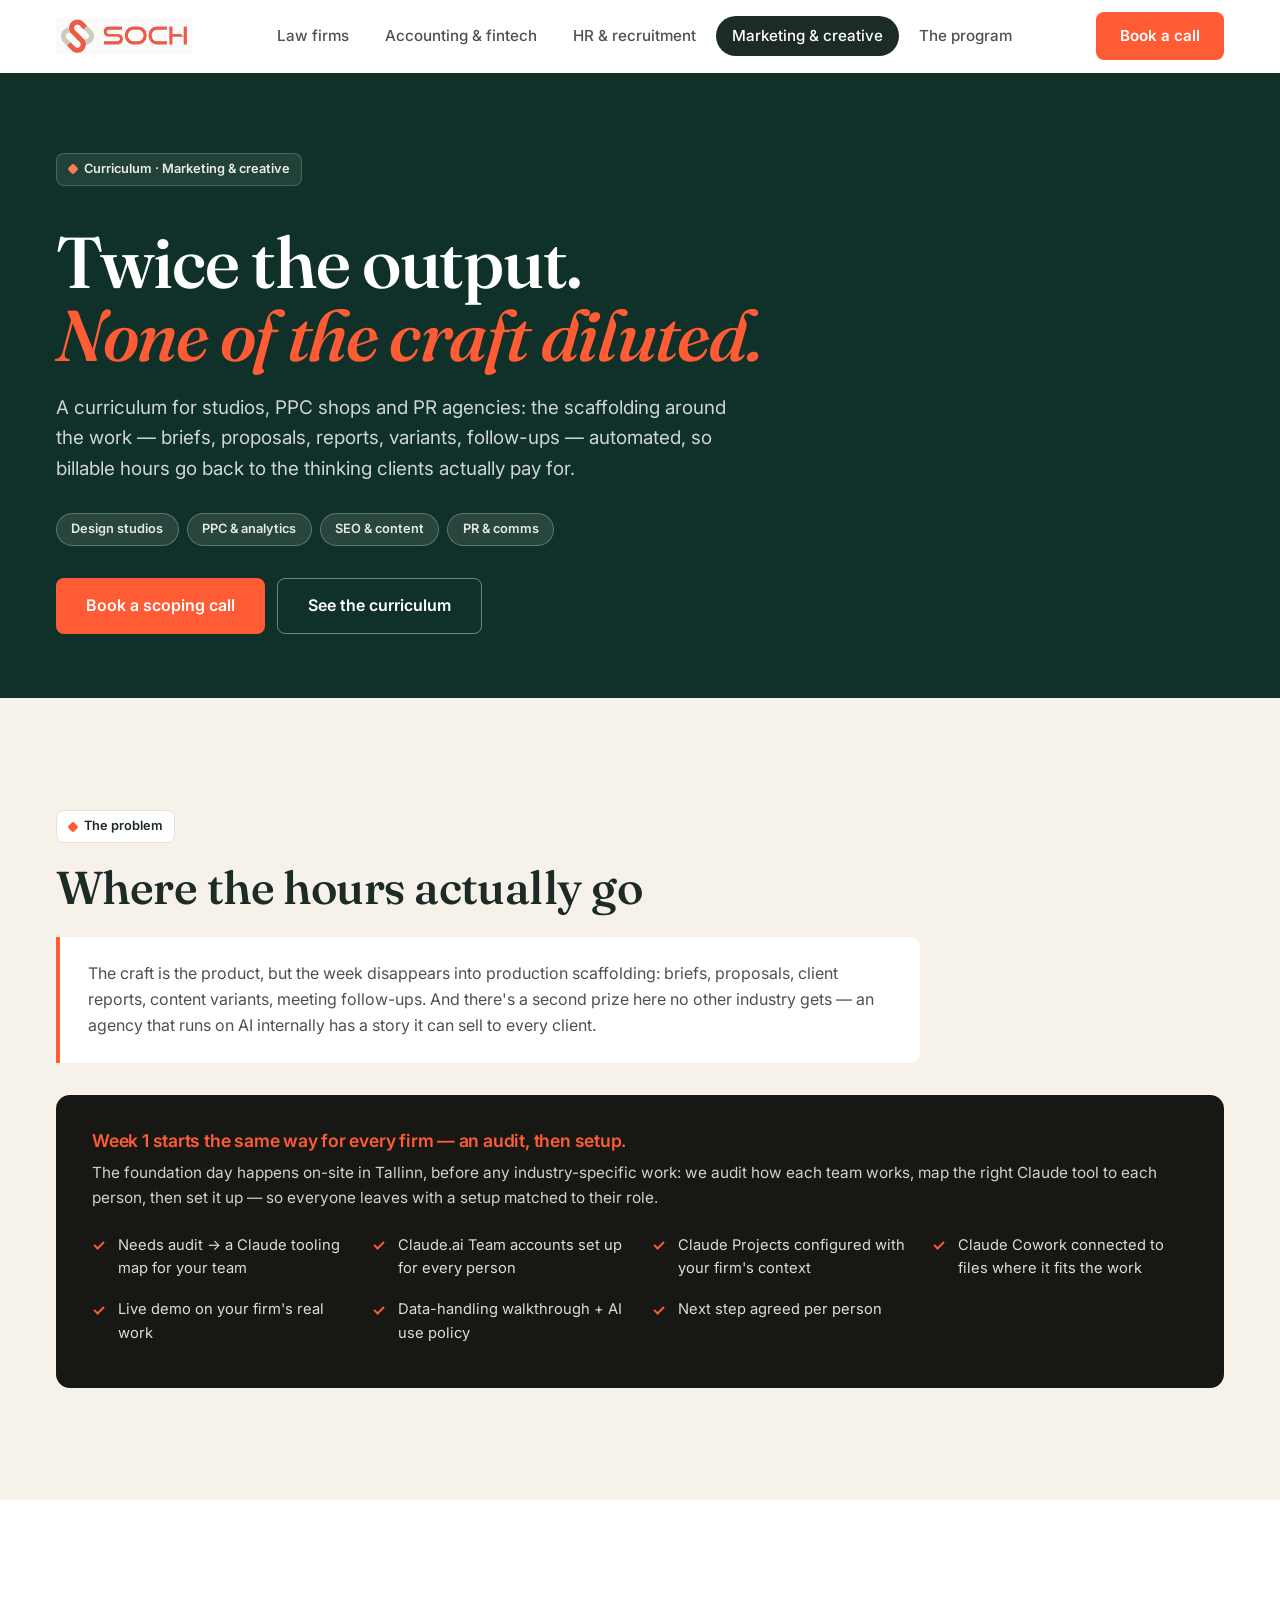
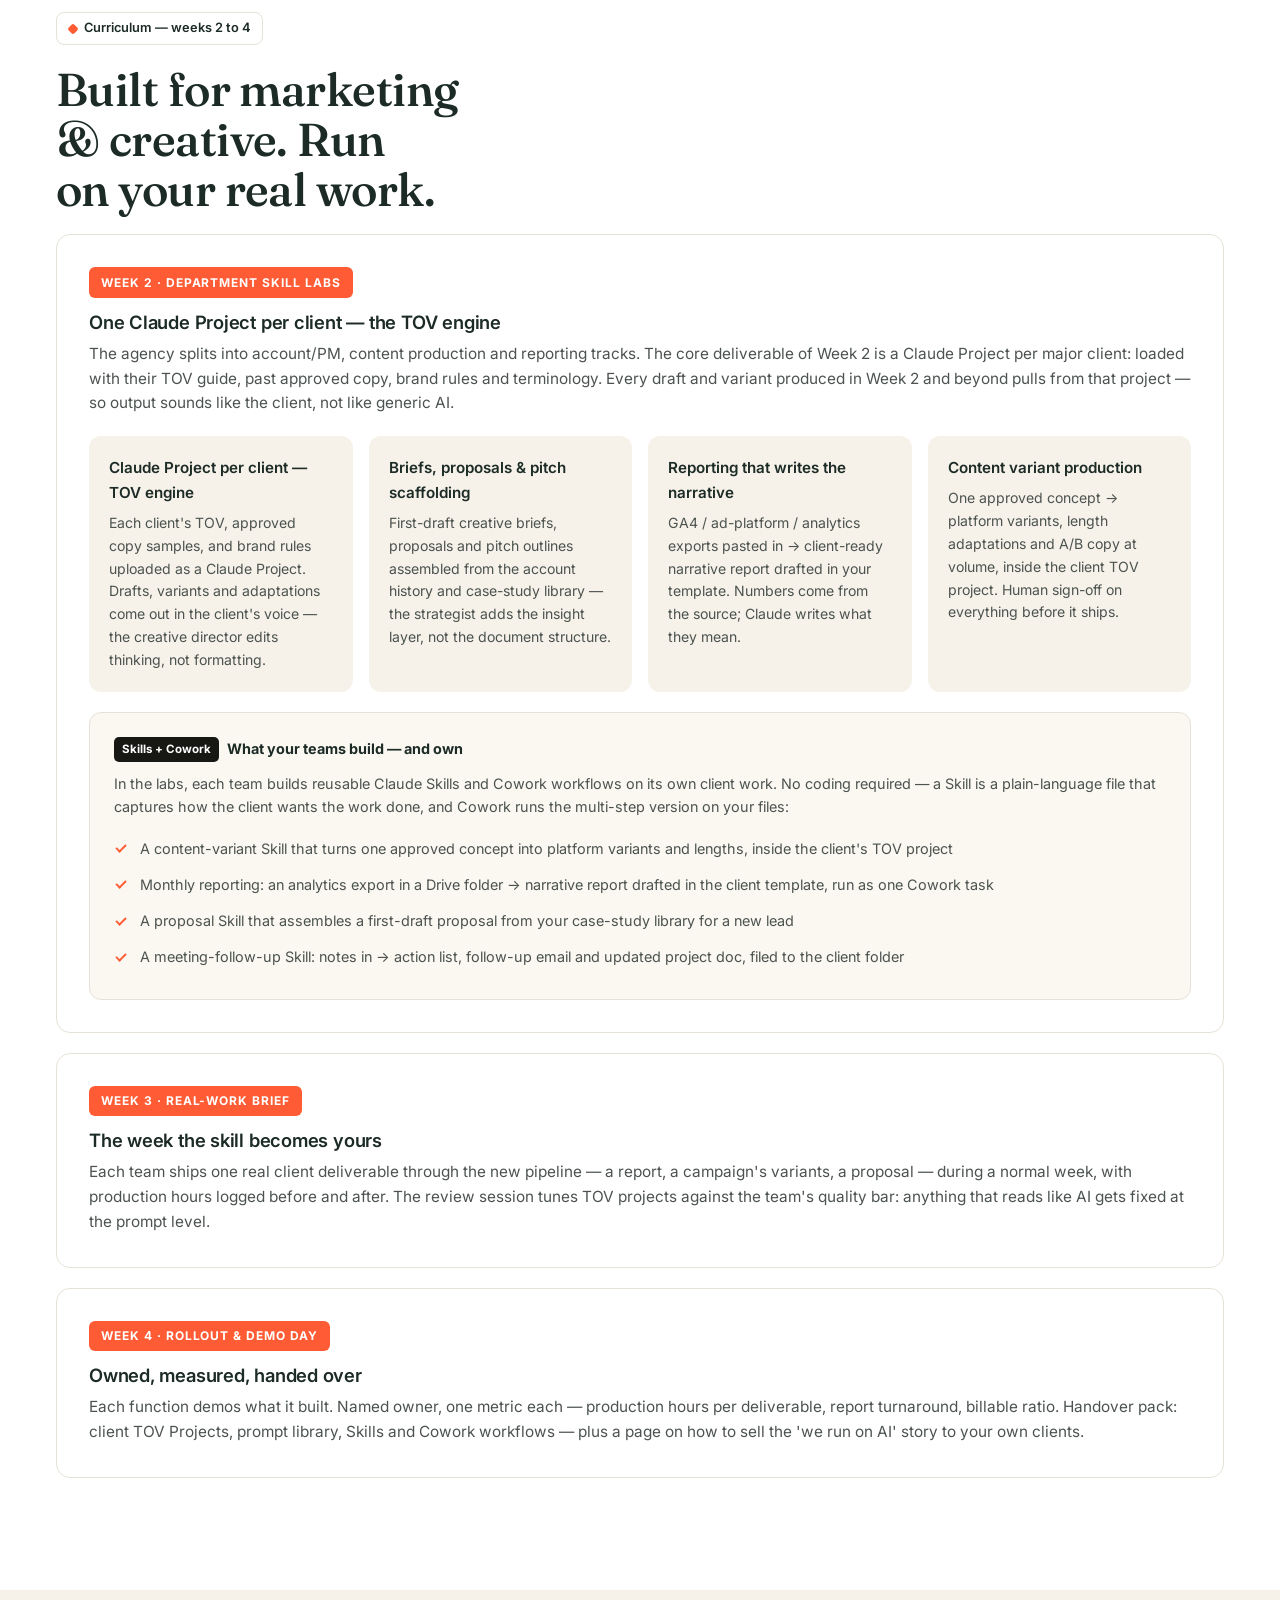
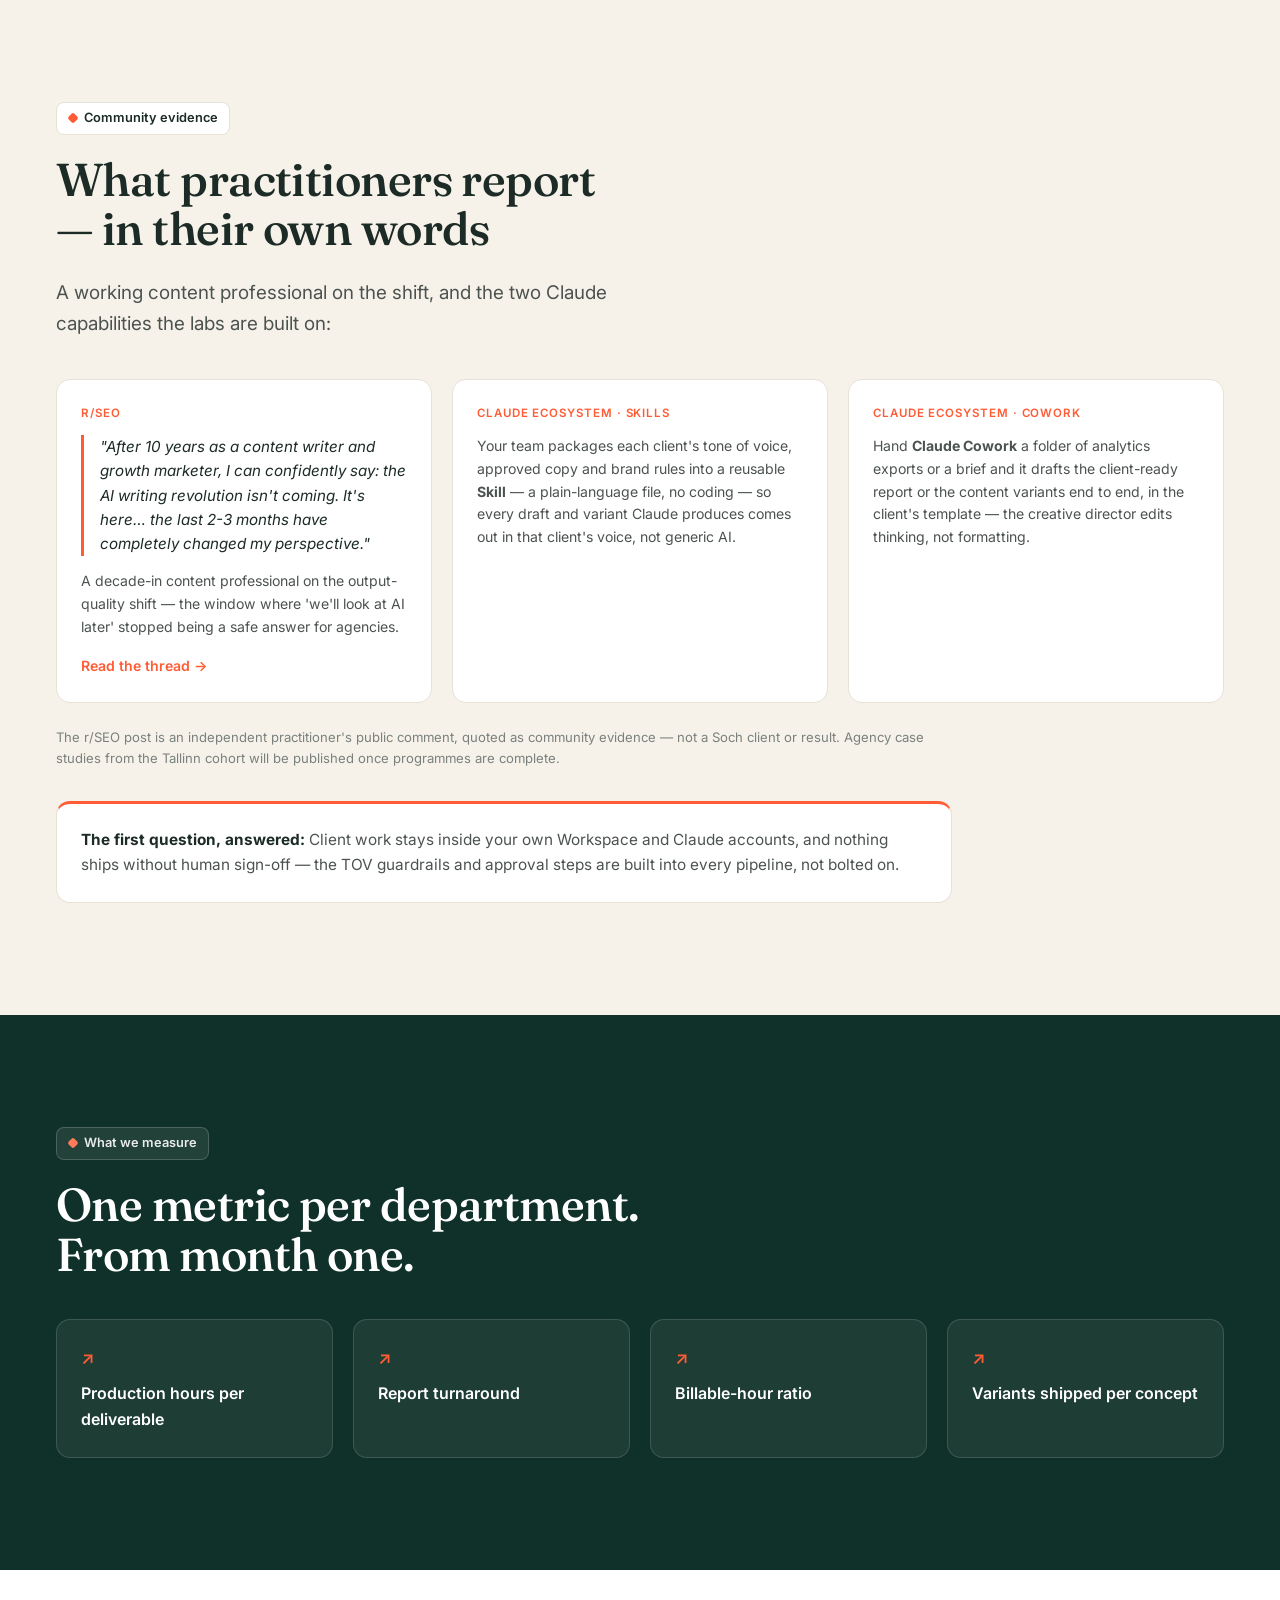
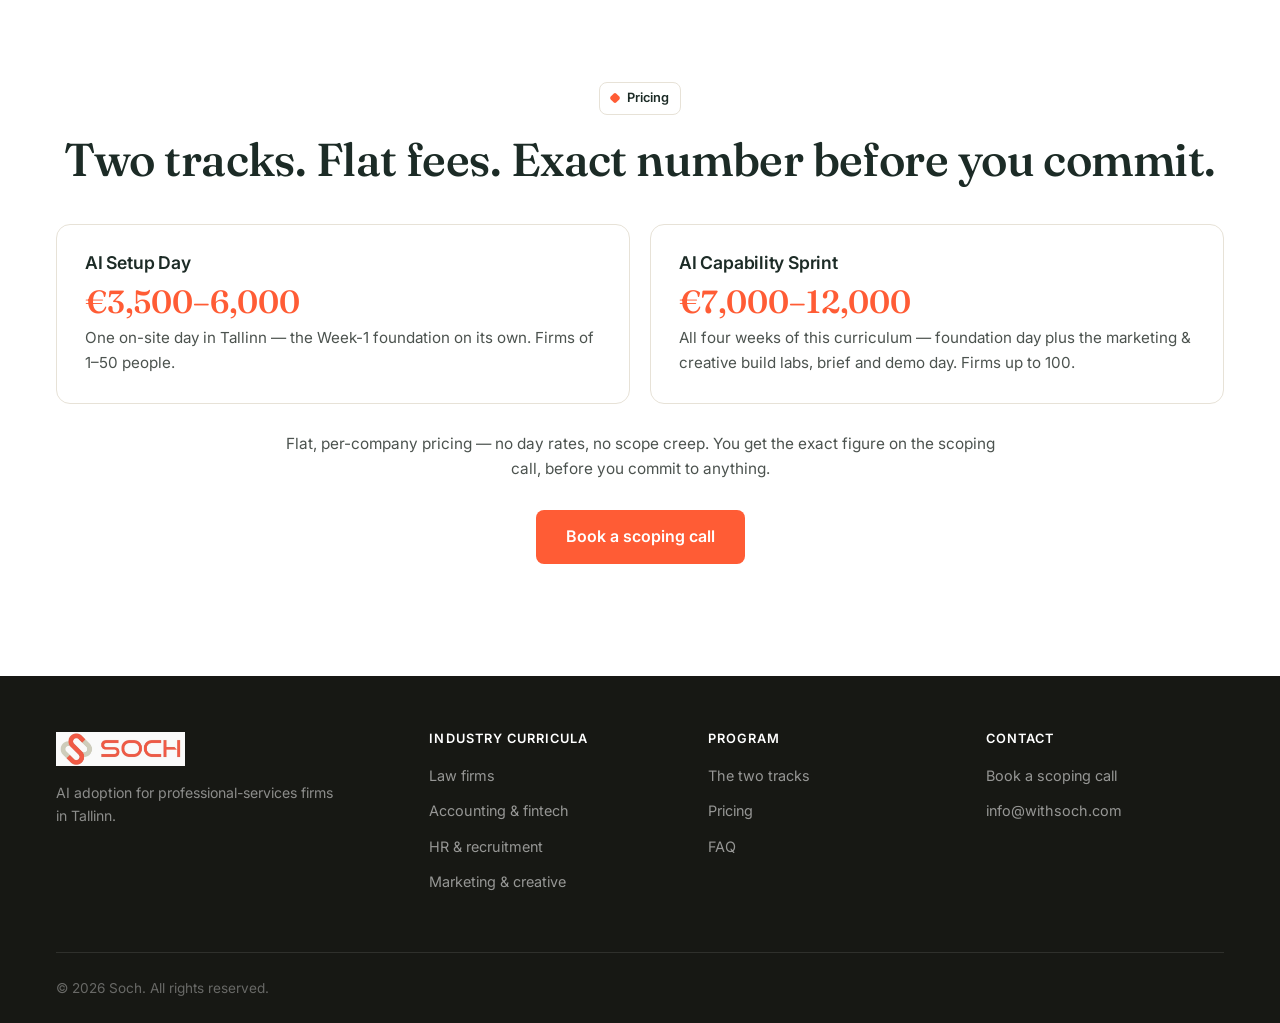
<file: industries/marketing.html>
<!DOCTYPE html>
<html lang="en">
<head>
<meta charset="UTF-8">
<meta name="viewport" content="width=device-width, initial-scale=1.0">
<title>AI Curriculum for Marketing &amp; Creative Agencies — Soch</title>
<meta name="description" content="A curriculum for studios, PPC shops and PR agencies: the scaffolding around the work — briefs, proposals, reports, variants, follow-ups — automated, so billable hours go back to the thinking clients actually pay for.">
<link rel="preconnect" href="https://fonts.googleapis.com">
<link rel="preconnect" href="https://fonts.gstatic.com" crossorigin>
<link rel="stylesheet" href="../assets/soch.css">
</head>
<body>

<header class="site-header" id="site-header">
  <div class="container">
    <div class="nav-inner">
      <a class="nav-logo" href="../index.html" aria-label="Soch home"><img src="../assets/logo-lockup.png" alt="Soch"></a>
      <nav class="nav-links" aria-label="Main">
        <a href="law.html">Law firms</a>
        <a href="accounting.html">Accounting &amp; fintech</a>
        <a href="recruitment.html">HR &amp; recruitment</a>
        <a href="marketing.html" class="active">Marketing &amp; creative</a>
        <a href="../index.html#program">The program</a>
      </nav>
      <div class="nav-cta">
        <a class="btn btn-primary" href="../index.html#enquire">Book a call</a>
      </div>
      <button class="nav-hamburger" id="hamburger" aria-label="Open menu" aria-expanded="false">&#9776;</button>
    </div>
  </div>
  <div class="mobile-menu" id="mobile-menu">
    <a href="law.html">Law firms</a>
    <a href="accounting.html">Accounting &amp; fintech</a>
    <a href="recruitment.html">HR &amp; recruitment</a>
    <a href="marketing.html">Marketing &amp; creative</a>
    <a href="../index.html#program">The program</a>
    <a class="btn btn-primary" href="../index.html#enquire">Book a call</a>
  </div>
</header>

<section class="hero bg-forest" style="padding-top:5rem;padding-bottom:4rem">
  <div class="container">
    <span class="eyebrow">Curriculum · Marketing &amp; creative</span>
    <h1 class="display fade-up" style="color:#fff">Twice the output.<br><em class="italic" style="color:var(--brand)">None of the craft diluted.</em></h1>
    <p class="lead fade-up" data-delay="1" style="color:rgba(255,255,255,.8);margin-top:1.25rem;max-width:42rem">A curriculum for studios, PPC shops and PR agencies: the scaffolding around the work — briefs, proposals, reports, variants, follow-ups — automated, so billable hours go back to the thinking clients actually pay for.</p>
    <div class="hero-chips fade-up" data-delay="2">
      <span class="chip">Design studios</span>
      <span class="chip">PPC &amp; analytics</span>
      <span class="chip">SEO &amp; content</span>
      <span class="chip">PR &amp; comms</span>
    </div>
    <div class="ctas fade-up" data-delay="3">
      <a class="btn btn-primary btn-lg" href="../index.html#enquire">Book a scoping call</a>
      <a class="btn btn-ghost-light btn-lg" href="#curriculum">See the curriculum</a>
    </div>
  </div>
</section>

<section class="bg-mist">
  <div class="container">
    <div class="section-head fade-up">
      <span class="eyebrow">The problem</span>
      <h2>Where the hours actually go</h2>
    </div>
    <div class="pain-box fade-up" data-delay="1">The craft is the product, but the week disappears into production scaffolding: briefs, proposals, client reports, content variants, meeting follow-ups. And there's a second prize here no other industry gets — an agency that runs on AI internally has a story it can sell to every client.</div>
    <div class="foundation-box fade-up" data-delay="2">
      <h3>Week 1 starts the same way for every firm — an audit, then setup.</h3>
      <p>The foundation day happens on-site in Tallinn, before any industry-specific work: we audit how each team works, map the right Claude tool to each person, then set it up — so everyone leaves with a setup matched to their role.</p>
      <ul>
        <li>Needs audit → a Claude tooling map for your team</li>
        <li>Claude.ai Team accounts set up for every person</li>
        <li>Claude Projects configured with your firm's context</li>
        <li>Claude Cowork connected to files where it fits the work</li>
        <li>Live demo on your firm's real work</li>
        <li>Data-handling walkthrough + AI use policy</li>
        <li>Next step agreed per person</li>
      </ul>
    </div>
  </div>
</section>

<section class="bg-white" id="curriculum">
  <div class="container">
    <div class="section-head fade-up">
      <span class="eyebrow">Curriculum — weeks 2 to 4</span>
      <h2>Built for marketing &amp; creative. Run on your real work.</h2>
    </div>

    <div class="week-module fade-up" data-delay="1">
      <span class="week-badge">WEEK 2 · DEPARTMENT SKILL LABS</span>
      <h3>One Claude Project per client — the TOV engine</h3>
      <p>The agency splits into account/PM, content production and reporting tracks. The core deliverable of Week 2 is a Claude Project per major client: loaded with their TOV guide, past approved copy, brand rules and terminology. Every draft and variant produced in Week 2 and beyond pulls from that project — so output sounds like the client, not like generic AI.</p>
      <div class="labs-grid">
        <div class="lab-card"><b>Claude Project per client — TOV engine</b><p>Each client's TOV, approved copy samples, and brand rules uploaded as a Claude Project. Drafts, variants and adaptations come out in the client's voice — the creative director edits thinking, not formatting.</p></div>
        <div class="lab-card"><b>Briefs, proposals &amp; pitch scaffolding</b><p>First-draft creative briefs, proposals and pitch outlines assembled from the account history and case-study library — the strategist adds the insight layer, not the document structure.</p></div>
        <div class="lab-card"><b>Reporting that writes the narrative</b><p>GA4 / ad-platform / analytics exports pasted in → client-ready narrative report drafted in your template. Numbers come from the source; Claude writes what they mean.</p></div>
        <div class="lab-card"><b>Content variant production</b><p>One approved concept → platform variants, length adaptations and A/B copy at volume, inside the client TOV project. Human sign-off on everything before it ships.</p></div>
      </div>
      <div class="skill-box">
        <div class="skill-label"><span class="skill-badge">Skills + Cowork</span> What your teams build — and own</div>
        <p>In the labs, each team builds reusable Claude Skills and Cowork workflows on its own client work. No coding required — a Skill is a plain-language file that captures how the client wants the work done, and Cowork runs the multi-step version on your files:</p>
        <ul>
          <li>A content-variant Skill that turns one approved concept into platform variants and lengths, inside the client's TOV project</li>
          <li>Monthly reporting: an analytics export in a Drive folder → narrative report drafted in the client template, run as one Cowork task</li>
          <li>A proposal Skill that assembles a first-draft proposal from your case-study library for a new lead</li>
          <li>A meeting-follow-up Skill: notes in → action list, follow-up email and updated project doc, filed to the client folder</li>
        </ul>
      </div>
    </div>

    <div class="week-module fade-up">
      <span class="week-badge">WEEK 3 · REAL-WORK BRIEF</span>
      <h3>The week the skill becomes yours</h3>
      <p>Each team ships one real client deliverable through the new pipeline — a report, a campaign's variants, a proposal — during a normal week, with production hours logged before and after. The review session tunes TOV projects against the team's quality bar: anything that reads like AI gets fixed at the prompt level.</p>
    </div>

    <div class="week-module fade-up">
      <span class="week-badge">WEEK 4 · ROLLOUT &amp; DEMO DAY</span>
      <h3>Owned, measured, handed over</h3>
      <p>Each function demos what it built. Named owner, one metric each — production hours per deliverable, report turnaround, billable ratio. Handover pack: client TOV Projects, prompt library, Skills and Cowork workflows — plus a page on how to sell the 'we run on AI' story to your own clients.</p>
    </div>
  </div>
</section>

<section class="bg-mist">
  <div class="container">
    <div class="section-head fade-up">
      <span class="eyebrow">Community evidence</span>
      <h2>What practitioners report — in their own words</h2>
      <p class="lead mt-3" style="max-width:42rem">A working content professional on the shift, and the two Claude capabilities the labs are built on:</p>
    </div>
    <div class="grid-3 fade-up" data-delay="1" style="margin-top:2.5rem">
      <div class="reddit-card">
        <span class="reddit-sub">r/SEO</span>
        <blockquote>"After 10 years as a content writer and growth marketer, I can confidently say: the AI writing revolution isn't coming. It's here… the last 2-3 months have completely changed my perspective."</blockquote>
        <p>A decade-in content professional on the output-quality shift — the window where 'we'll look at AI later' stopped being a safe answer for agencies.</p>
        <a href="https://www.reddit.com/r/SEO/comments/1dz9ts5/the_ai_writing_revolution_isnt_coming_its_here/" target="_blank" rel="noopener">Read the thread &rarr;</a>
      </div>
      <div class="reddit-card">
        <span class="reddit-sub">Claude ecosystem · Skills</span>
        <p>Your team packages each client's tone of voice, approved copy and brand rules into a reusable <b>Skill</b> — a plain-language file, no coding — so every draft and variant Claude produces comes out in that client's voice, not generic AI.</p>
      </div>
      <div class="reddit-card">
        <span class="reddit-sub">Claude ecosystem · Cowork</span>
        <p>Hand <b>Claude Cowork</b> a folder of analytics exports or a brief and it drafts the client-ready report or the content variants end to end, in the client's template — the creative director edits thinking, not formatting.</p>
      </div>
    </div>
    <p class="disclaimer">The r/SEO post is an independent practitioner's public comment, quoted as community evidence — not a Soch client or result. Agency case studies from the Tallinn cohort will be published once programmes are complete.</p>
    <div class="conf-note fade-up"><b>The first question, answered:</b> Client work stays inside your own Workspace and Claude accounts, and nothing ships without human sign-off — the TOV guardrails and approval steps are built into every pipeline, not bolted on.</div>
  </div>
</section>

<section class="bg-forest">
  <div class="container">
    <div class="section-head fade-up">
      <span class="eyebrow">What we measure</span>
      <h2 style="color:#fff">One metric per department. From month one.</h2>
    </div>
    <div class="metric-band">
      <div class="metric-box fade-up">Production hours per deliverable</div>
      <div class="metric-box fade-up" data-delay="1">Report turnaround</div>
      <div class="metric-box fade-up" data-delay="2">Billable-hour ratio</div>
      <div class="metric-box fade-up" data-delay="3">Variants shipped per concept</div>
    </div>
  </div>
</section>

<section class="bg-white" style="text-align:center">
  <div class="container">
    <div class="section-head fade-up" style="max-width:100%">
      <span class="eyebrow">Pricing</span>
      <h2>Two tracks. Flat fees. Exact number before you commit.</h2>
    </div>
    <div class="grid-2 fade-up" data-delay="1" style="margin-top:2.5rem;text-align:left">
      <div class="pcard"><h3>AI Setup Day</h3><div class="pr">€3,500–6,000</div><p>One on-site day in Tallinn — the Week-1 foundation on its own. Firms of 1–50 people.</p></div>
      <div class="pcard"><h3>AI Capability Sprint</h3><div class="pr">€7,000–12,000</div><p>All four weeks of this curriculum — foundation day plus the marketing &amp; creative build labs, brief and demo day. Firms up to 100.</p></div>
    </div>
    <p class="fade-up" style="margin-top:1.75rem;font-size:0.96rem;color:var(--slate);max-width:46rem;margin-left:auto;margin-right:auto">Flat, per-company pricing — no day rates, no scope creep. You get the exact figure on the scoping call, before you commit to anything.</p>
    <a class="btn btn-primary btn-lg fade-up" href="../index.html#enquire" style="margin-top:1.75rem">Book a scoping call</a>
  </div>
</section>

<footer class="site-footer">
  <div class="container">
    <div class="footer-cols">
      <div class="footer-brand"><img src="../assets/logo-lockup.png" alt="Soch"><p>AI adoption for professional-services firms in Tallinn.</p></div>
      <div class="footer-col"><h4>Industry curricula</h4><ul><li><a href="law.html">Law firms</a></li><li><a href="accounting.html">Accounting &amp; fintech</a></li><li><a href="recruitment.html">HR &amp; recruitment</a></li><li><a href="marketing.html">Marketing &amp; creative</a></li></ul></div>
      <div class="footer-col"><h4>Program</h4><ul><li><a href="../index.html#program">The two tracks</a></li><li><a href="../index.html#pricing">Pricing</a></li><li><a href="../index.html#faq">FAQ</a></li></ul></div>
      <div class="footer-col"><h4>Contact</h4><ul><li><a href="../index.html#enquire">Book a scoping call</a></li><li><a href="mailto:info@withsoch.com">info@withsoch.com</a></li></ul></div>
    </div>
    <div class="footer-bottom"><p>© 2026 Soch. All rights reserved.</p></div>
  </div>
</footer>

<script>
(function(){
  var hdr=document.getElementById('site-header');
  function s(){hdr.classList.toggle('scrolled',window.scrollY>12);}s();
  window.addEventListener('scroll',s,{passive:true});
  var btn=document.getElementById('hamburger'),menu=document.getElementById('mobile-menu');
  btn.addEventListener('click',function(){var o=menu.classList.toggle('open');btn.setAttribute('aria-expanded',o);btn.innerHTML=o?'&#10005;':'&#9776;';});
  menu.addEventListener('click',function(e){if(e.target.tagName==='A'){menu.classList.remove('open');btn.innerHTML='&#9776;';}});
  var io=new IntersectionObserver(function(en){en.forEach(function(e){if(e.isIntersecting){e.target.classList.add('visible');io.unobserve(e.target);}});},{threshold:0.1,rootMargin:'0px 0px -40px 0px'});
  document.querySelectorAll('.fade-up').forEach(function(el){io.observe(el);});
})();
</script>
</body>
</html>
</file>
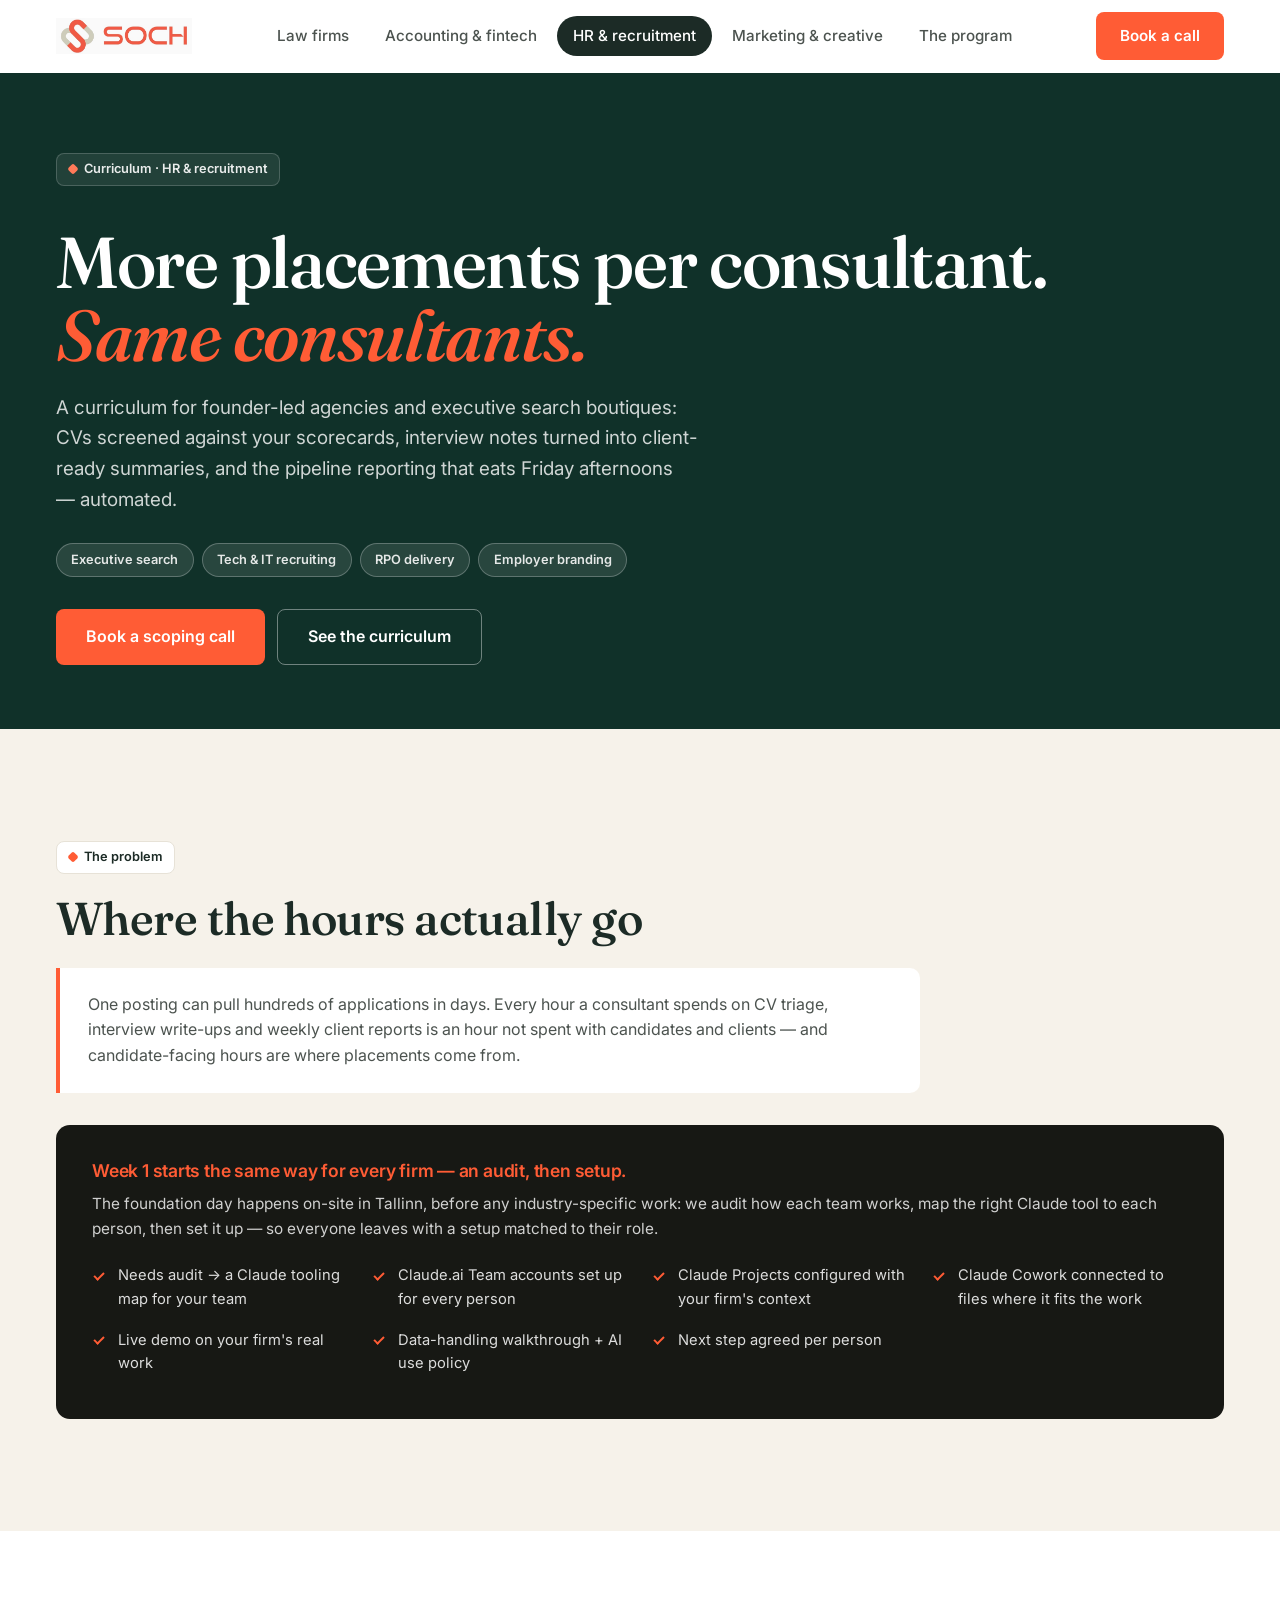
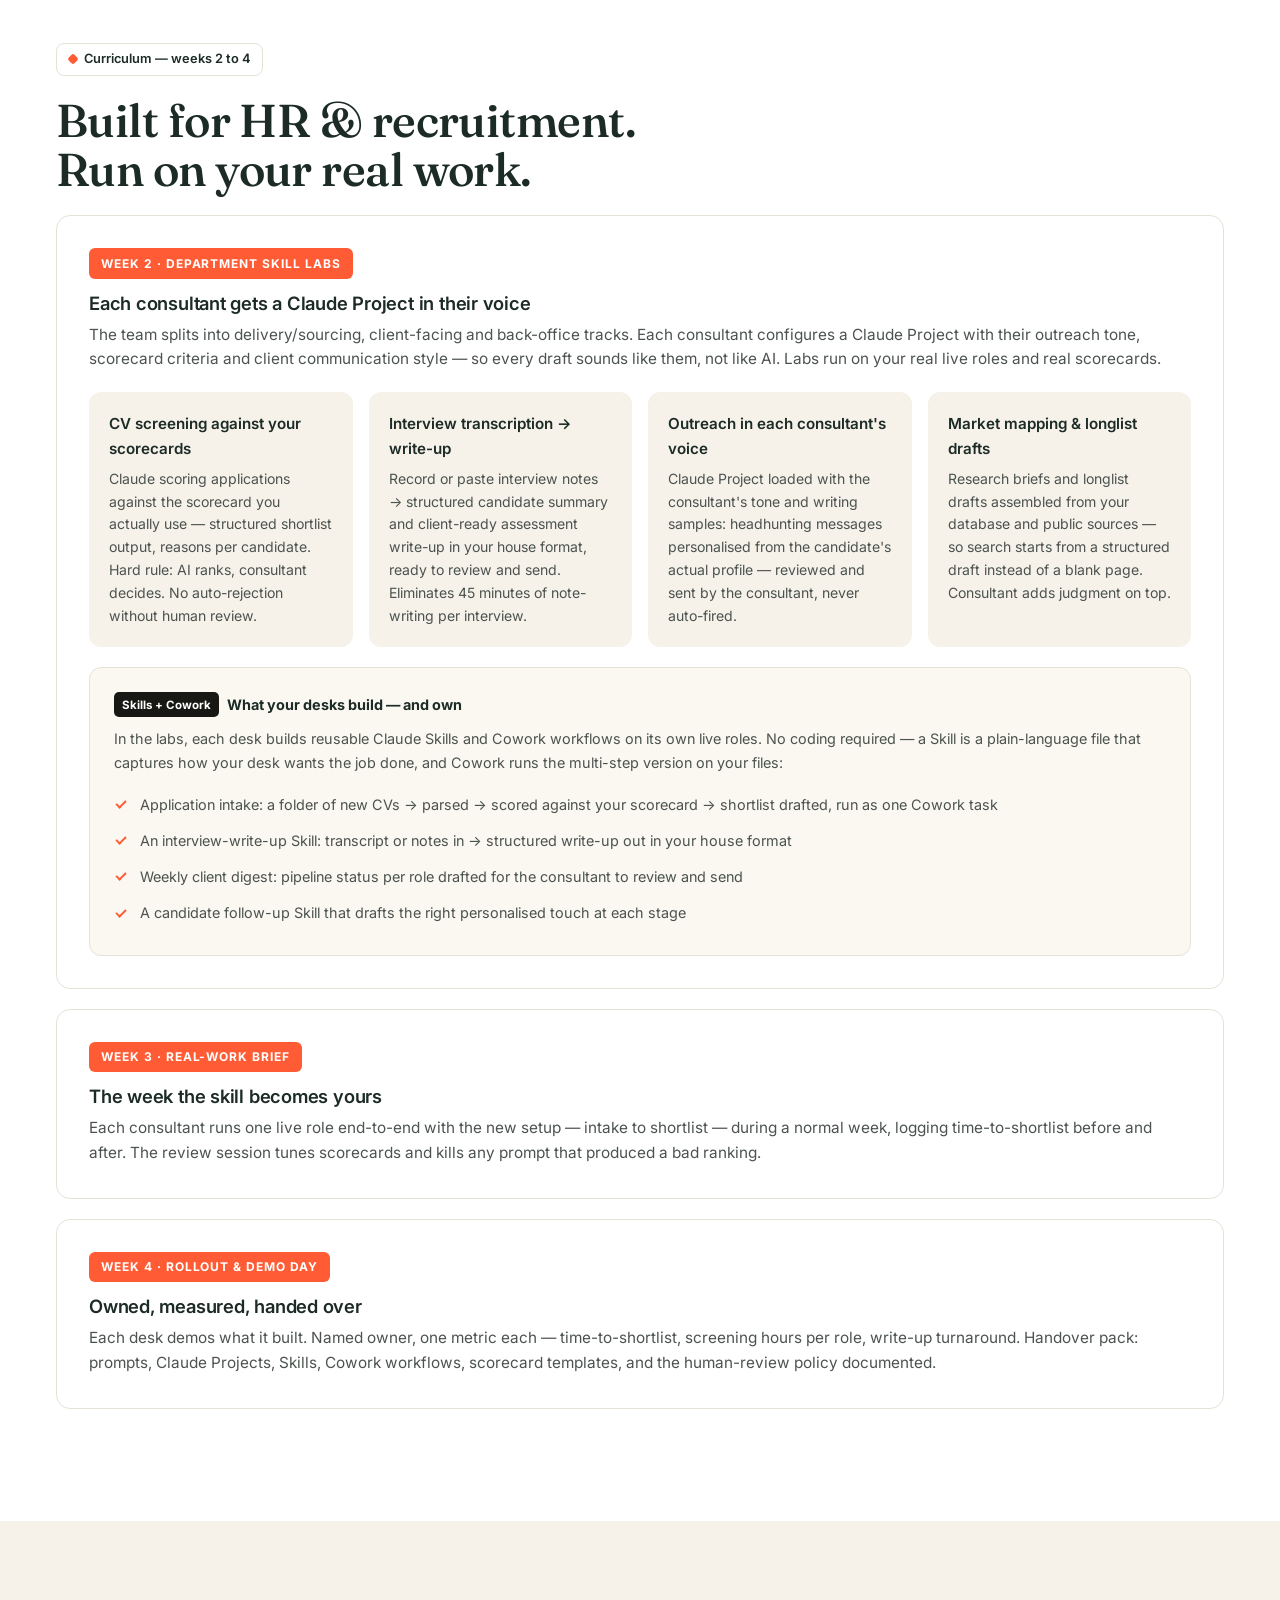
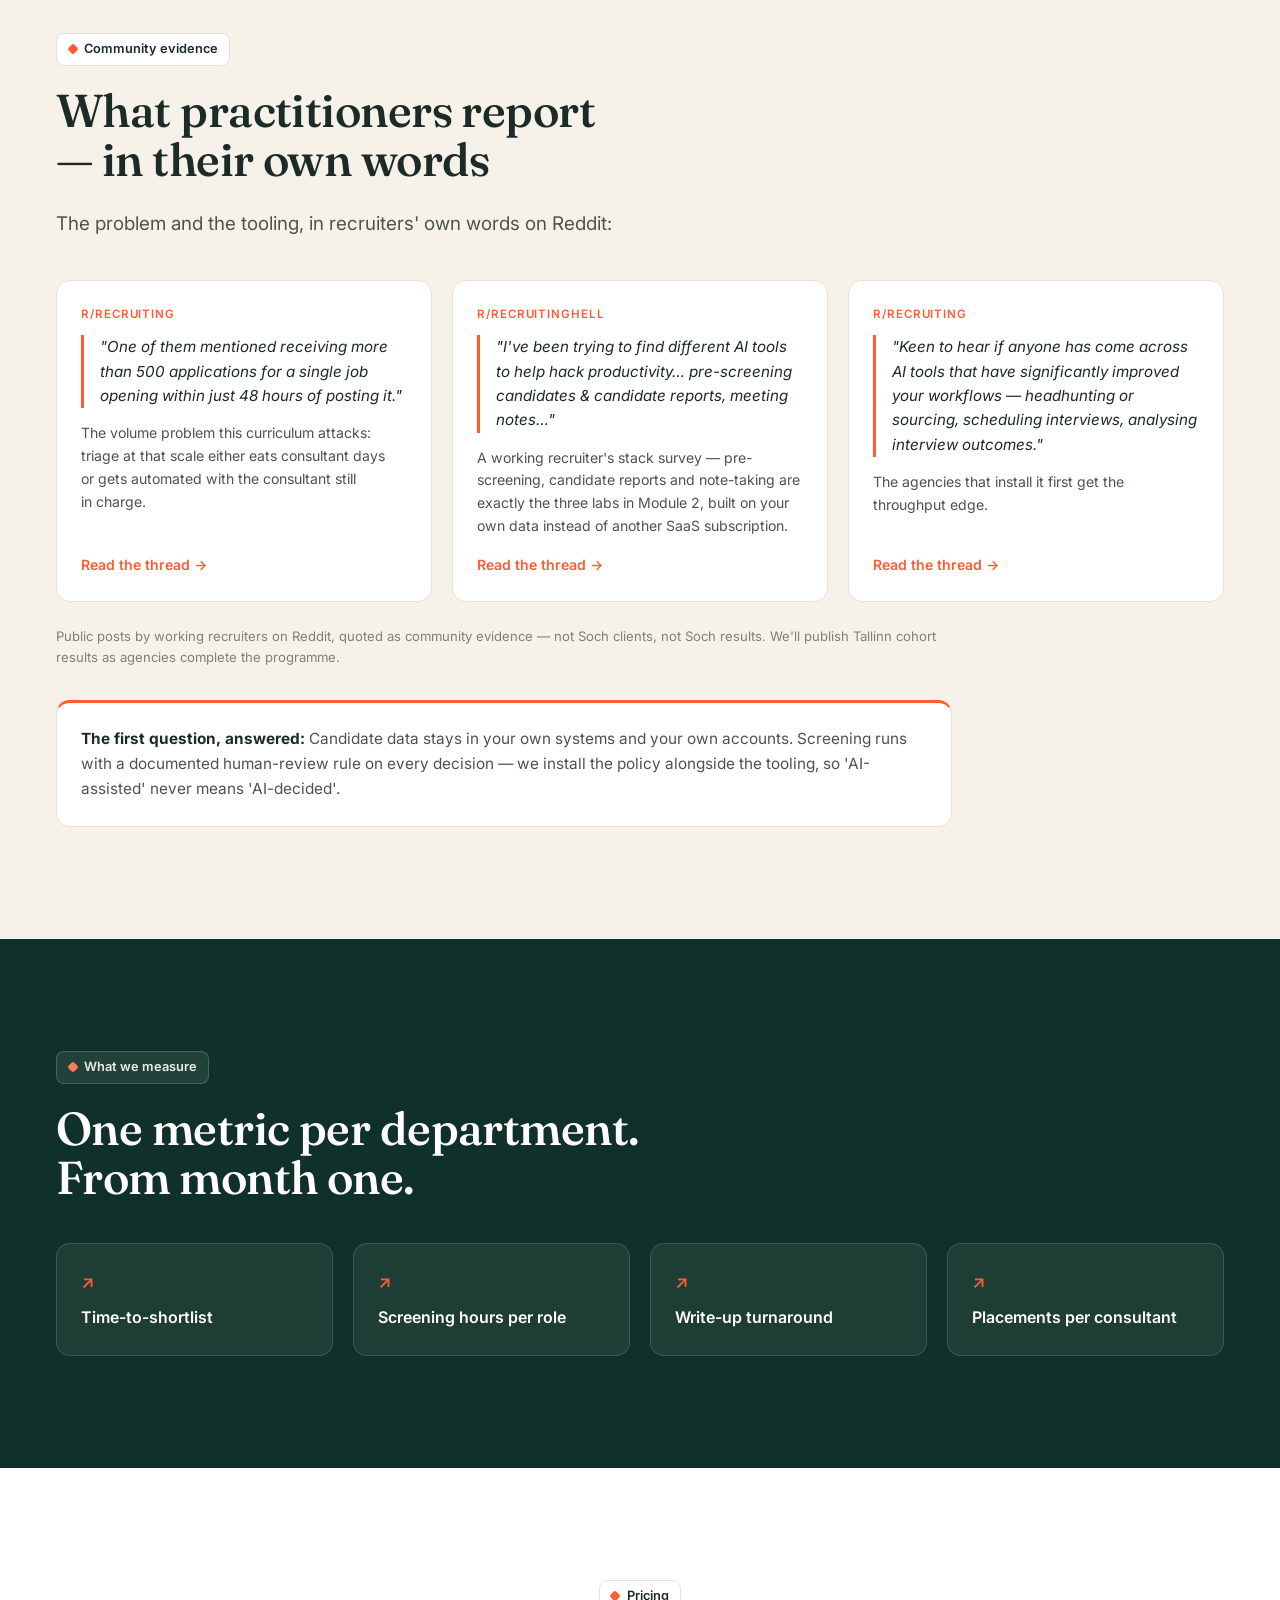
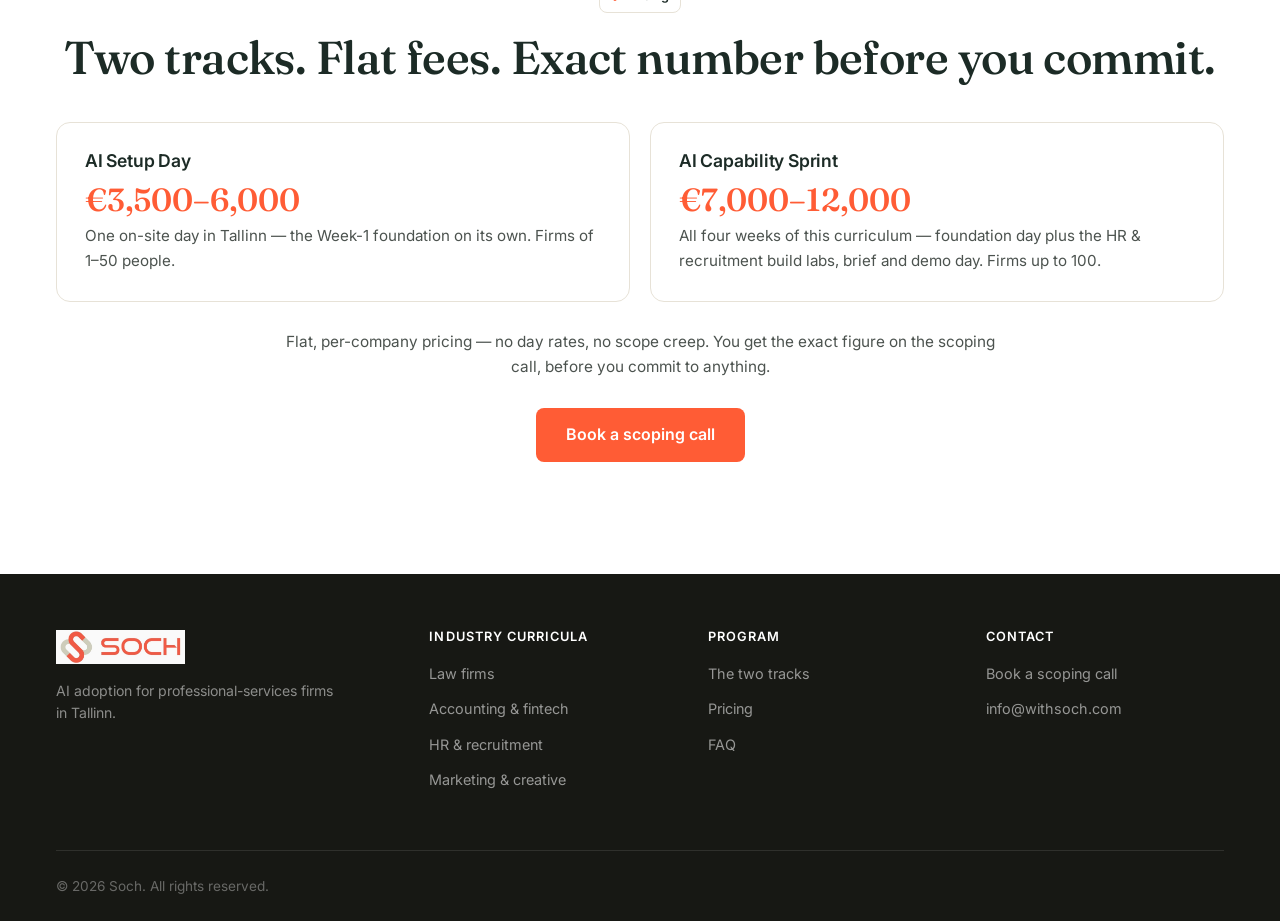
<file: industries/recruitment.html>
<!DOCTYPE html>
<html lang="en">
<head>
<meta charset="UTF-8">
<meta name="viewport" content="width=device-width, initial-scale=1.0">
<title>AI Curriculum for Recruitment Agencies — Soch</title>
<meta name="description" content="A curriculum for founder-led agencies and executive search boutiques: CVs screened against your scorecards, interview notes turned into client-ready summaries, and the pipeline reporting that eats Friday afternoons — automated.">
<link rel="preconnect" href="https://fonts.googleapis.com">
<link rel="preconnect" href="https://fonts.gstatic.com" crossorigin>
<link rel="stylesheet" href="../assets/soch.css">
</head>
<body>

<header class="site-header" id="site-header">
  <div class="container">
    <div class="nav-inner">
      <a class="nav-logo" href="../index.html" aria-label="Soch home"><img src="../assets/logo-lockup.png" alt="Soch"></a>
      <nav class="nav-links" aria-label="Main">
        <a href="law.html">Law firms</a>
        <a href="accounting.html">Accounting &amp; fintech</a>
        <a href="recruitment.html" class="active">HR &amp; recruitment</a>
        <a href="marketing.html">Marketing &amp; creative</a>
        <a href="../index.html#program">The program</a>
      </nav>
      <div class="nav-cta">
        <a class="btn btn-primary" href="../index.html#enquire">Book a call</a>
      </div>
      <button class="nav-hamburger" id="hamburger" aria-label="Open menu" aria-expanded="false">&#9776;</button>
    </div>
  </div>
  <div class="mobile-menu" id="mobile-menu">
    <a href="law.html">Law firms</a>
    <a href="accounting.html">Accounting &amp; fintech</a>
    <a href="recruitment.html">HR &amp; recruitment</a>
    <a href="marketing.html">Marketing &amp; creative</a>
    <a href="../index.html#program">The program</a>
    <a class="btn btn-primary" href="../index.html#enquire">Book a call</a>
  </div>
</header>

<section class="hero bg-forest" style="padding-top:5rem;padding-bottom:4rem">
  <div class="container">
    <span class="eyebrow">Curriculum · HR &amp; recruitment</span>
    <h1 class="display fade-up" style="color:#fff">More placements per consultant.<br><em class="italic" style="color:var(--brand)">Same consultants.</em></h1>
    <p class="lead fade-up" data-delay="1" style="color:rgba(255,255,255,.8);margin-top:1.25rem;max-width:42rem">A curriculum for founder-led agencies and executive search boutiques: CVs screened against your scorecards, interview notes turned into client-ready summaries, and the pipeline reporting that eats Friday afternoons — automated.</p>
    <div class="hero-chips fade-up" data-delay="2">
      <span class="chip">Executive search</span>
      <span class="chip">Tech &amp; IT recruiting</span>
      <span class="chip">RPO delivery</span>
      <span class="chip">Employer branding</span>
    </div>
    <div class="ctas fade-up" data-delay="3">
      <a class="btn btn-primary btn-lg" href="../index.html#enquire">Book a scoping call</a>
      <a class="btn btn-ghost-light btn-lg" href="#curriculum">See the curriculum</a>
    </div>
  </div>
</section>

<section class="bg-mist">
  <div class="container">
    <div class="section-head fade-up">
      <span class="eyebrow">The problem</span>
      <h2>Where the hours actually go</h2>
    </div>
    <div class="pain-box fade-up" data-delay="1">One posting can pull hundreds of applications in days. Every hour a consultant spends on CV triage, interview write-ups and weekly client reports is an hour not spent with candidates and clients — and candidate-facing hours are where placements come from.</div>
    <div class="foundation-box fade-up" data-delay="2">
      <h3>Week 1 starts the same way for every firm — an audit, then setup.</h3>
      <p>The foundation day happens on-site in Tallinn, before any industry-specific work: we audit how each team works, map the right Claude tool to each person, then set it up — so everyone leaves with a setup matched to their role.</p>
      <ul>
        <li>Needs audit → a Claude tooling map for your team</li>
        <li>Claude.ai Team accounts set up for every person</li>
        <li>Claude Projects configured with your firm's context</li>
        <li>Claude Cowork connected to files where it fits the work</li>
        <li>Live demo on your firm's real work</li>
        <li>Data-handling walkthrough + AI use policy</li>
        <li>Next step agreed per person</li>
      </ul>
    </div>
  </div>
</section>

<section class="bg-white" id="curriculum">
  <div class="container">
    <div class="section-head fade-up">
      <span class="eyebrow">Curriculum — weeks 2 to 4</span>
      <h2>Built for HR &amp; recruitment. Run on your real work.</h2>
    </div>

    <div class="week-module fade-up" data-delay="1">
      <span class="week-badge">WEEK 2 · DEPARTMENT SKILL LABS</span>
      <h3>Each consultant gets a Claude Project in their voice</h3>
      <p>The team splits into delivery/sourcing, client-facing and back-office tracks. Each consultant configures a Claude Project with their outreach tone, scorecard criteria and client communication style — so every draft sounds like them, not like AI. Labs run on your real live roles and real scorecards.</p>
      <div class="labs-grid">
        <div class="lab-card"><b>CV screening against your scorecards</b><p>Claude scoring applications against the scorecard you actually use — structured shortlist output, reasons per candidate. Hard rule: AI ranks, consultant decides. No auto-rejection without human review.</p></div>
        <div class="lab-card"><b>Interview transcription → write-up</b><p>Record or paste interview notes → structured candidate summary and client-ready assessment write-up in your house format, ready to review and send. Eliminates 45 minutes of note-writing per interview.</p></div>
        <div class="lab-card"><b>Outreach in each consultant's voice</b><p>Claude Project loaded with the consultant's tone and writing samples: headhunting messages personalised from the candidate's actual profile — reviewed and sent by the consultant, never auto-fired.</p></div>
        <div class="lab-card"><b>Market mapping &amp; longlist drafts</b><p>Research briefs and longlist drafts assembled from your database and public sources — so search starts from a structured draft instead of a blank page. Consultant adds judgment on top.</p></div>
      </div>
      <div class="skill-box">
        <div class="skill-label"><span class="skill-badge">Skills + Cowork</span> What your desks build — and own</div>
        <p>In the labs, each desk builds reusable Claude Skills and Cowork workflows on its own live roles. No coding required — a Skill is a plain-language file that captures how your desk wants the job done, and Cowork runs the multi-step version on your files:</p>
        <ul>
          <li>Application intake: a folder of new CVs → parsed → scored against your scorecard → shortlist drafted, run as one Cowork task</li>
          <li>An interview-write-up Skill: transcript or notes in → structured write-up out in your house format</li>
          <li>Weekly client digest: pipeline status per role drafted for the consultant to review and send</li>
          <li>A candidate follow-up Skill that drafts the right personalised touch at each stage</li>
        </ul>
      </div>
    </div>

    <div class="week-module fade-up">
      <span class="week-badge">WEEK 3 · REAL-WORK BRIEF</span>
      <h3>The week the skill becomes yours</h3>
      <p>Each consultant runs one live role end-to-end with the new setup — intake to shortlist — during a normal week, logging time-to-shortlist before and after. The review session tunes scorecards and kills any prompt that produced a bad ranking.</p>
    </div>

    <div class="week-module fade-up">
      <span class="week-badge">WEEK 4 · ROLLOUT &amp; DEMO DAY</span>
      <h3>Owned, measured, handed over</h3>
      <p>Each desk demos what it built. Named owner, one metric each — time-to-shortlist, screening hours per role, write-up turnaround. Handover pack: prompts, Claude Projects, Skills, Cowork workflows, scorecard templates, and the human-review policy documented.</p>
    </div>
  </div>
</section>

<section class="bg-mist">
  <div class="container">
    <div class="section-head fade-up">
      <span class="eyebrow">Community evidence</span>
      <h2>What practitioners report — in their own words</h2>
      <p class="lead mt-3" style="max-width:42rem">The problem and the tooling, in recruiters' own words on Reddit:</p>
    </div>
    <div class="grid-3 fade-up" data-delay="1" style="margin-top:2.5rem">
      <div class="reddit-card">
        <span class="reddit-sub">r/recruiting</span>
        <blockquote>"One of them mentioned receiving more than 500 applications for a single job opening within just 48 hours of posting it."</blockquote>
        <p>The volume problem this curriculum attacks: triage at that scale either eats consultant days or gets automated with the consultant still in charge.</p>
        <a href="https://www.reddit.com/r/recruiting/comments/1683m12/screening_applicants/" target="_blank" rel="noopener">Read the thread &rarr;</a>
      </div>
      <div class="reddit-card">
        <span class="reddit-sub">r/recruitinghell</span>
        <blockquote>"I've been trying to find different AI tools to help hack productivity… pre-screening candidates &amp; candidate reports, meeting notes…"</blockquote>
        <p>A working recruiter's stack survey — pre-screening, candidate reports and note-taking are exactly the three labs in Module 2, built on your own data instead of another SaaS subscription.</p>
        <a href="https://www.reddit.com/r/recruitinghell/comments/1dkmgq3/which_ai_tools_are_recruiters_using/" target="_blank" rel="noopener">Read the thread &rarr;</a>
      </div>
      <div class="reddit-card">
        <span class="reddit-sub">r/recruiting</span>
        <blockquote>"Keen to hear if anyone has come across AI tools that have significantly improved your workflows — headhunting or sourcing, scheduling interviews, analysing interview outcomes."</blockquote>
        <p>The agencies that install it first get the throughput edge.</p>
        <a href="https://www.reddit.com/r/recruiting/comments/1ihf69k/any_ai_tools_that_have_genuinely_improved_your/" target="_blank" rel="noopener">Read the thread &rarr;</a>
      </div>
    </div>
    <p class="disclaimer">Public posts by working recruiters on Reddit, quoted as community evidence — not Soch clients, not Soch results. We'll publish Tallinn cohort results as agencies complete the programme.</p>
    <div class="conf-note fade-up"><b>The first question, answered:</b> Candidate data stays in your own systems and your own accounts. Screening runs with a documented human-review rule on every decision — we install the policy alongside the tooling, so 'AI-assisted' never means 'AI-decided'.</div>
  </div>
</section>

<section class="bg-forest">
  <div class="container">
    <div class="section-head fade-up">
      <span class="eyebrow">What we measure</span>
      <h2 style="color:#fff">One metric per department. From month one.</h2>
    </div>
    <div class="metric-band">
      <div class="metric-box fade-up">Time-to-shortlist</div>
      <div class="metric-box fade-up" data-delay="1">Screening hours per role</div>
      <div class="metric-box fade-up" data-delay="2">Write-up turnaround</div>
      <div class="metric-box fade-up" data-delay="3">Placements per consultant</div>
    </div>
  </div>
</section>

<section class="bg-white" style="text-align:center">
  <div class="container">
    <div class="section-head fade-up" style="max-width:100%">
      <span class="eyebrow">Pricing</span>
      <h2>Two tracks. Flat fees. Exact number before you commit.</h2>
    </div>
    <div class="grid-2 fade-up" data-delay="1" style="margin-top:2.5rem;text-align:left">
      <div class="pcard"><h3>AI Setup Day</h3><div class="pr">€3,500–6,000</div><p>One on-site day in Tallinn — the Week-1 foundation on its own. Firms of 1–50 people.</p></div>
      <div class="pcard"><h3>AI Capability Sprint</h3><div class="pr">€7,000–12,000</div><p>All four weeks of this curriculum — foundation day plus the HR &amp; recruitment build labs, brief and demo day. Firms up to 100.</p></div>
    </div>
    <p class="fade-up" style="margin-top:1.75rem;font-size:0.96rem;color:var(--slate);max-width:46rem;margin-left:auto;margin-right:auto">Flat, per-company pricing — no day rates, no scope creep. You get the exact figure on the scoping call, before you commit to anything.</p>
    <a class="btn btn-primary btn-lg fade-up" href="../index.html#enquire" style="margin-top:1.75rem">Book a scoping call</a>
  </div>
</section>

<footer class="site-footer">
  <div class="container">
    <div class="footer-cols">
      <div class="footer-brand"><img src="../assets/logo-lockup.png" alt="Soch"><p>AI adoption for professional-services firms in Tallinn.</p></div>
      <div class="footer-col"><h4>Industry curricula</h4><ul><li><a href="law.html">Law firms</a></li><li><a href="accounting.html">Accounting &amp; fintech</a></li><li><a href="recruitment.html">HR &amp; recruitment</a></li><li><a href="marketing.html">Marketing &amp; creative</a></li></ul></div>
      <div class="footer-col"><h4>Program</h4><ul><li><a href="../index.html#program">The two tracks</a></li><li><a href="../index.html#pricing">Pricing</a></li><li><a href="../index.html#faq">FAQ</a></li></ul></div>
      <div class="footer-col"><h4>Contact</h4><ul><li><a href="../index.html#enquire">Book a scoping call</a></li><li><a href="mailto:info@withsoch.com">info@withsoch.com</a></li></ul></div>
    </div>
    <div class="footer-bottom"><p>© 2026 Soch. All rights reserved.</p></div>
  </div>
</footer>

<script>
(function(){
  var hdr=document.getElementById('site-header');
  function s(){hdr.classList.toggle('scrolled',window.scrollY>12);}s();
  window.addEventListener('scroll',s,{passive:true});
  var btn=document.getElementById('hamburger'),menu=document.getElementById('mobile-menu');
  btn.addEventListener('click',function(){var o=menu.classList.toggle('open');btn.setAttribute('aria-expanded',o);btn.innerHTML=o?'&#10005;':'&#9776;';});
  menu.addEventListener('click',function(e){if(e.target.tagName==='A'){menu.classList.remove('open');btn.innerHTML='&#9776;';}});
  var io=new IntersectionObserver(function(en){en.forEach(function(e){if(e.isIntersecting){e.target.classList.add('visible');io.unobserve(e.target);}});},{threshold:0.1,rootMargin:'0px 0px -40px 0px'});
  document.querySelectorAll('.fade-up').forEach(function(el){io.observe(el);});
})();
</script>
</body>
</html>
</file>
<file: assets/soch.css>
/* ============================================================
   Soch AI Offer Pages — Design System
   Mirrors sochcatalystweb: Fraunces serif + Inter sans,
   warm cream/mist palette, forest green CTA, charcoal footer.
   ============================================================ */

/* Fonts */
@import url('https://fonts.googleapis.com/css2?family=Fraunces:ital,opsz,wght@0,9..144,400;0,9..144,500;0,9..144,540;1,9..144,400;1,9..144,540&family=Inter:wght@400;500;600;700&display=swap');

/* Tokens */
:root {
  --brand:       #ff5c35;
  --brand-light: #ff7a59;
  --brand-dark:  #e8431b;
  --ink:         #1c2b26;
  --ink-soft:    #33403b;
  --slate:       #4c534f;
  --muted:       #7a817d;
  --mist:        #f6f2ea;
  --cream:       #fbf8f2;
  --peach:       #ffe8dd;
  --line:        #e7e2d7;
  --forest:      #103129;
  --charcoal:    #171814;
  --white:       #ffffff;
  --ease-soft:   cubic-bezier(0.22, 1, 0.36, 1);
}

/* Reset */
*, *::before, *::after { box-sizing: border-box; margin: 0; padding: 0; }
html { scroll-behavior: smooth; -webkit-text-size-adjust: 100%; }
body {
  font-family: 'Inter', ui-sans-serif, system-ui, sans-serif;
  font-size: 1.0625rem;
  line-height: 1.62;
  background: var(--white);
  color: var(--slate);
  -webkit-font-smoothing: antialiased;
  text-rendering: optimizeLegibility;
  overflow-x: hidden;
}
img { display: block; max-width: 100%; }
a { color: inherit; }
::selection { background: var(--brand); color: #fff; }

/* ── Typography ─────────────────────────────────────────── */
h1, h2, h3, h4 {
  font-family: 'Fraunces', Georgia, 'Times New Roman', serif;
  color: var(--ink);
  font-weight: 540;
  letter-spacing: -0.012em;
  line-height: 1.08;
  text-wrap: balance;
}
h1 { font-size: clamp(2.4rem, 1.4rem + 3.8vw, 4.3rem); }
h2 { font-size: clamp(1.85rem, 1.2rem + 2.1vw, 3rem); }
h3 { font-size: clamp(1.15rem, 1.05rem + 0.45vw, 1.5rem); line-height: 1.18; font-weight: 560; }
p  { text-wrap: pretty; }

.lead {
  font-size: clamp(1.05rem, 0.98rem + 0.28vw, 1.18rem);
  line-height: 1.62;
  color: var(--slate);
}
.display { font-size: clamp(2.5rem, 1.5rem + 4vw, 4.5rem); line-height: 1.02; letter-spacing: -0.018em; }

/* ── Layout ─────────────────────────────────────────────── */
.container {
  width: 100%;
  max-width: 78rem;
  margin-inline: auto;
  padding-inline: 1.5rem;
}
@media (min-width: 1024px) { .container { padding-inline: 2.5rem; } }

section { padding: 5rem 0; }
@media (min-width: 768px)  { section { padding: 6rem 0; } }
@media (min-width: 1024px) { section { padding: 7rem 0; } }

/* ── Backgrounds ────────────────────────────────────────── */
.bg-white   { background: var(--white); }
.bg-mist    { background: var(--mist); }
.bg-forest  { background: var(--forest); }
.bg-charcoal{ background: var(--charcoal); }

/* Auto-flip text to white inside dark sections */
.bg-forest h1, .bg-forest h2, .bg-forest h3, .bg-forest h4,
.bg-charcoal h1, .bg-charcoal h2, .bg-charcoal h3, .bg-charcoal h4 { color: #fff; }
.bg-forest .lead, .bg-charcoal .lead { color: rgba(255,255,255,0.78); }
.bg-forest .chip, .bg-charcoal .chip {
  color: rgba(255,255,255,0.88);
  background: rgba(255,255,255,0.1);
  border-color: rgba(255,255,255,0.25);
}

/* ── Eyebrow tag ────────────────────────────────────────── */
.eyebrow {
  display: inline-flex;
  align-items: center;
  gap: 0.45rem;
  font-family: 'Inter', sans-serif;
  font-size: 0.8rem;
  font-weight: 600;
  color: var(--ink);
  background: var(--white);
  border: 1px solid var(--line);
  border-radius: 8px;
  padding: 0.32rem 0.72rem;
  margin-bottom: 1.25rem;
}
.eyebrow::before {
  content: '';
  width: 0.5rem;
  height: 0.5rem;
  border-radius: 2px;
  background: var(--brand);
  transform: rotate(45deg);
  flex-shrink: 0;
}
.bg-forest .eyebrow,
.bg-charcoal .eyebrow {
  background: rgba(255,255,255,0.08);
  border-color: rgba(255,255,255,0.18);
  color: rgba(255,255,255,0.9);
}
.bg-forest .eyebrow::before,
.bg-charcoal .eyebrow::before {
  background: var(--brand-light);
}

/* ── Dashed rule ────────────────────────────────────────── */
.rule-dashed { border-top: 1px dashed var(--line); margin: 1.25rem 0; }

/* ── Buttons ────────────────────────────────────────────── */
.btn {
  display: inline-flex;
  align-items: center;
  gap: 0.5rem;
  font-family: 'Inter', sans-serif;
  font-size: 0.95rem;
  font-weight: 600;
  padding: 0.72rem 1.5rem;
  border-radius: 0.5rem;
  text-decoration: none;
  cursor: pointer;
  border: none;
  transition: transform 0.15s var(--ease-soft), box-shadow 0.15s var(--ease-soft), background 0.2s;
  white-space: nowrap;
}
.btn-primary { background: var(--brand); color: #fff; }
.btn-primary:hover { background: var(--brand-dark); transform: translateY(-1px); box-shadow: 0 8px 20px -4px rgba(255,92,53,0.35); }

.btn-dark { background: var(--ink); color: #fff; }
.btn-dark:hover { background: var(--ink-soft); transform: translateY(-1px); }

.btn-outline { background: transparent; color: var(--ink); border: 1.5px solid var(--line); }
.btn-outline:hover { border-color: var(--ink); }

.btn-ghost-light { background: transparent; color: #fff; border: 1.5px solid rgba(255,255,255,0.4); }
.btn-ghost-light:hover { background: rgba(255,255,255,0.1); }

.btn-lg { padding: 0.875rem 1.875rem; font-size: 1rem; }

/* ── Navigation ─────────────────────────────────────────── */
.site-header {
  position: sticky;
  top: 0;
  z-index: 50;
  border-bottom: 1px solid transparent;
  transition: background 0.3s, border-color 0.3s, backdrop-filter 0.3s;
}
.site-header.scrolled {
  background: rgba(255,255,255,0.88);
  backdrop-filter: blur(12px);
  -webkit-backdrop-filter: blur(12px);
  border-color: rgba(231,226,215,0.8);
}
.nav-inner {
  display: flex;
  align-items: center;
  justify-content: space-between;
  height: 4.5rem;
  gap: 1rem;
}
.nav-logo { display: flex; align-items: center; }
.nav-logo img { height: 36px; display: block; }
.nav-links {
  display: none;
  align-items: center;
  gap: 0.25rem;
}
@media (min-width: 768px) { .nav-links { display: flex; } }
.nav-links a {
  font-size: 0.95rem;
  font-weight: 500;
  color: var(--slate);
  text-decoration: none;
  padding: 0.5rem 1rem;
  border-radius: 9999px;
  transition: background 0.15s, color 0.15s;
}
.nav-links a:hover { background: var(--mist); color: var(--ink); }
.nav-links a.active { background: var(--ink); color: #fff; }
.nav-cta { display: none; }
@media (min-width: 768px) { .nav-cta { display: flex; gap: 0.75rem; align-items: center; } }
.nav-hamburger {
  display: flex;
  align-items: center;
  justify-content: center;
  width: 2.75rem;
  height: 2.75rem;
  border-radius: 0.75rem;
  background: none;
  border: 1px solid var(--line);
  cursor: pointer;
  color: var(--ink);
  font-size: 1.1rem;
}
@media (min-width: 768px) { .nav-hamburger { display: none; } }
.mobile-menu {
  display: none;
  flex-direction: column;
  gap: 0.25rem;
  padding: 1rem 1.5rem;
  background: var(--white);
  border-top: 1px solid var(--line);
}
.mobile-menu.open { display: flex; }
.mobile-menu a {
  font-size: 1rem;
  font-weight: 500;
  color: var(--ink);
  text-decoration: none;
  padding: 0.75rem 1rem;
  border-radius: 0.75rem;
  transition: background 0.15s;
}
.mobile-menu a:hover { background: var(--mist); }
.mobile-menu .btn { width: 100%; justify-content: center; margin-top: 0.5rem; }

/* ── Cards ──────────────────────────────────────────────── */
.card {
  background: var(--white);
  border: 1px solid var(--line);
  border-radius: 0.875rem;
  padding: 1.75rem;
  transition: border-color 0.2s;
}
.card:hover { border-color: rgba(28,43,38,0.25); }

.card-link {
  display: flex;
  flex-direction: column;
  height: 100%;
  text-decoration: none;
  color: inherit;
}

/* check list */
.check-list { list-style: none; }
.check-list li {
  display: flex;
  align-items: flex-start;
  gap: 0.65rem;
  font-size: 0.96rem;
  color: var(--slate);
  padding: 0.35rem 0;
}
.check-list li::before {
  content: '';
  flex-shrink: 0;
  width: 0.9rem;
  height: 0.55rem;
  margin-top: 0.35rem;
  transform: rotate(-45deg);
  border-left: 2.5px solid var(--brand);
  border-bottom: 2.5px solid var(--brand);
}

/* ── Grids ──────────────────────────────────────────────── */
.grid-2 { display: grid; gap: 1.25rem; }
.grid-3 { display: grid; gap: 1.25rem; }
.grid-4 { display: grid; gap: 1.25rem; }
@media (min-width: 640px)  { .grid-2 { grid-template-columns: repeat(2, 1fr); } }
@media (min-width: 640px)  { .grid-3 { grid-template-columns: repeat(2, 1fr); } }
@media (min-width: 960px)  { .grid-3 { grid-template-columns: repeat(3, 1fr); } }
@media (min-width: 640px)  { .grid-4 { grid-template-columns: repeat(2, 1fr); } }
@media (min-width: 1024px) { .grid-4 { grid-template-columns: repeat(4, 1fr); } }

/* ── Hero ───────────────────────────────────────────────── */
.hero {
  padding: 5rem 0 4.5rem;
  overflow: hidden;
}
.hero h1 { margin-top: 1.25rem; }
.hero .lead { margin-top: 1.25rem; max-width: 42rem; }
.hero .ctas { margin-top: 2rem; display: flex; gap: 0.75rem; flex-wrap: wrap; }
.hero-chips { margin-top: 1.75rem; display: flex; gap: 0.5rem; flex-wrap: wrap; }
.chip {
  display: inline-flex;
  align-items: center;
  font-family: 'Inter', sans-serif;
  font-size: 0.8rem;
  font-weight: 600;
  color: var(--ink);
  background: var(--white);
  border: 1px solid var(--line);
  border-radius: 9999px;
  padding: 0.35rem 0.9rem;
}

/* ── Stats band ─────────────────────────────────────────── */
.stats-band { background: var(--charcoal); color: #fff; }
.stats-band .container { padding-top: 3.5rem; padding-bottom: 3.5rem; }
.stat-grid {
  display: grid;
  gap: 2rem;
  grid-template-columns: repeat(auto-fit, minmax(200px, 1fr));
}
.stat-num {
  font-family: 'Fraunces', serif;
  font-size: clamp(2.2rem, 2vw + 1.5rem, 3.2rem);
  font-weight: 540;
  color: var(--brand);
  line-height: 1;
  margin-bottom: 0.5rem;
}
.stat-desc { font-size: 0.92rem; color: rgba(255,255,255,0.65); line-height: 1.55; }
.stat-src { font-size: 0.78rem; color: rgba(255,255,255,0.35); margin-top: 1.5rem; grid-column: 1/-1; }

/* ── Section headings ───────────────────────────────────── */
.section-head { max-width: 40rem; }
.section-head h2 { margin-bottom: 0.75rem; }
.section-head + * { margin-top: 2.5rem; }

/* ── Track / program cards ──────────────────────────────── */
.track-card {
  background: var(--white);
  border: 1px solid var(--line);
  border-radius: 0.875rem;
  overflow: hidden;
  display: flex;
  flex-direction: column;
  transition: border-color 0.2s, box-shadow 0.2s;
}
.track-card:hover { border-color: rgba(28,43,38,0.25); box-shadow: 0 8px 28px -10px rgba(28,43,38,0.12); }
.track-card img { width: 100%; height: 13rem; object-fit: cover; }
.track-card-body { padding: 1.75rem; display: flex; flex-direction: column; flex: 1; gap: 0.75rem; }
.track-meta { display: flex; gap: 0.5rem; flex-wrap: wrap; }
.track-tag {
  font-family: 'Inter', sans-serif;
  font-size: 0.72rem;
  font-weight: 600;
  letter-spacing: 0.06em;
  text-transform: uppercase;
  background: var(--mist);
  color: var(--slate);
  border-radius: 9999px;
  padding: 0.28rem 0.75rem;
}
.track-price {
  font-family: 'Fraunces', serif;
  font-size: 1.9rem;
  font-weight: 540;
  color: var(--brand);
  line-height: 1.1;
}
.track-price span { font-family: 'Inter', sans-serif; font-size: 0.85rem; color: var(--muted); font-weight: 400; }

/* ── Module (accordion) ─────────────────────────────────── */
.module {
  background: var(--white);
  border: 1px solid var(--line);
  border-radius: 0.875rem;
  margin-bottom: 0.75rem;
  overflow: hidden;
}
.module summary {
  list-style: none;
  cursor: pointer;
  display: flex;
  align-items: center;
  gap: 1.25rem;
  padding: 1.5rem 1.75rem;
  user-select: none;
}
.module summary::-webkit-details-marker { display: none; }
.module-num {
  font-family: 'Inter', sans-serif;
  font-weight: 700;
  font-size: 0.8rem;
  letter-spacing: 0.06em;
  text-transform: uppercase;
  color: #fff;
  background: var(--brand);
  border-radius: 6px;
  padding: 0.4rem 0.75rem;
  flex-shrink: 0;
}
.module-title h3 { font-size: 1.1rem; font-family: 'Inter', sans-serif; font-weight: 600; color: var(--ink); }
.module-title p  { font-size: 0.88rem; color: var(--muted); margin-top: 0.15rem; }
.module-plus {
  margin-left: auto;
  font-size: 1.5rem;
  color: var(--brand);
  font-weight: 400;
  transition: transform 0.2s;
  flex-shrink: 0;
}
.module[open] .module-plus { transform: rotate(45deg); }
.module-body {
  padding: 0 1.75rem 1.75rem;
  border-top: 1px dashed var(--line);
  margin-top: 0;
}
.module-body ul { list-style: none; margin-top: 1rem; }
.module-body li {
  padding: 0.5rem 0 0.5rem 1.75rem;
  position: relative;
  font-size: 0.96rem;
  color: var(--slate);
}
.module-body li::before {
  content: '';
  position: absolute;
  left: 0.15rem;
  top: 0.95rem;
  transform: rotate(-45deg);
  width: 0.7rem;
  height: 0.42rem;
  border-left: 2.5px solid var(--brand);
  border-bottom: 2.5px solid var(--brand);
}
.deps-grid {
  display: grid;
  grid-template-columns: repeat(auto-fit, minmax(180px, 1fr));
  gap: 0.625rem;
  margin-top: 1.25rem;
}
.dep-item {
  background: var(--mist);
  border-radius: 8px;
  padding: 0.875rem 1rem;
  font-size: 0.9rem;
}
.dep-item b { font-family: 'Inter', sans-serif; font-size: 0.95rem; display: block; color: var(--ink); margin-bottom: 0.2rem; }

/* ── Cohort boxes ───────────────────────────────────────── */
.cohort-grid {
  display: grid;
  gap: 1.25rem;
  grid-template-columns: repeat(auto-fit, minmax(220px, 1fr));
  margin-top: 2.5rem;
}
.co-box {
  background: rgba(255,255,255,0.06);
  border: 1px solid rgba(255,255,255,0.14);
  border-radius: 0.875rem;
  padding: 1.75rem;
}
.co-big {
  font-family: 'Fraunces', serif;
  font-weight: 540;
  font-size: 2.5rem;
  color: var(--brand);
  line-height: 1;
  margin-bottom: 0.5rem;
}
.co-box h3 { color: #fff; font-size: 1.1rem; font-family: 'Inter', sans-serif; font-weight: 600; margin-bottom: 0.4rem; }
.co-box p  { font-size: 0.9rem; color: rgba(255,255,255,0.7); }
.seatnote  { margin-top: 1.75rem; font-size: 0.92rem; color: rgba(255,255,255,0.55); }

/* ── Price cards ────────────────────────────────────────── */
.price-card {
  background: var(--white);
  border: 1px solid var(--line);
  border-radius: 0.875rem;
  padding: 1.75rem;
  transition: border-color 0.2s;
}
.price-card:hover { border-color: rgba(28,43,38,0.25); }
.price-card h3 { font-family: 'Inter', sans-serif; font-weight: 600; font-size: 1.1rem; color: var(--ink); }
.price-card .price-amt {
  font-family: 'Fraunces', serif;
  font-weight: 540;
  font-size: 2rem;
  color: var(--brand);
  line-height: 1;
  margin: 0.75rem 0 0.5rem;
}
.price-card p { font-size: 0.95rem; color: var(--slate); }

/* ── Pricing highlight box ──────────────────────────────── */
.pricing-note {
  background: var(--charcoal);
  color: #fff;
  border-radius: 0.875rem;
  padding: 2.25rem;
  margin-top: 1.75rem;
  display: flex;
  gap: 2rem;
  align-items: center;
  flex-wrap: wrap;
}
.pricing-note h3 { color: var(--brand); font-size: 1.2rem; font-family: 'Inter', sans-serif; font-weight: 600; }
.pricing-note p  { font-size: 0.96rem; color: rgba(255,255,255,0.8); margin-top: 0.5rem; }

/* ── Case cards ─────────────────────────────────────────── */
.case-card {
  background: var(--white);
  border: 1px solid var(--line);
  border-radius: 0.875rem;
  overflow: hidden;
}
.case-card img { width: 100%; height: 11rem; object-fit: cover; }
.case-card-body { padding: 1.5rem; }
.case-tag {
  font-family: 'Inter', sans-serif;
  font-size: 0.72rem;
  font-weight: 600;
  letter-spacing: 0.06em;
  text-transform: uppercase;
  color: var(--brand);
  display: block;
  margin-bottom: 0.5rem;
}
.case-card h3 { font-size: 1.05rem; margin-bottom: 0.625rem; }
.case-card p  { font-size: 0.9rem; color: var(--slate); }
.case-result  { margin-top: 0.875rem; padding-top: 0.875rem; border-top: 1px dashed var(--line); font-size: 0.9rem; }
.case-result b { color: var(--brand); }

/* ── FAQ ────────────────────────────────────────────────── */
.faq-item {
  background: var(--white);
  border: 1px solid var(--line);
  border-radius: 0.875rem;
  margin-bottom: 0.625rem;
  overflow: hidden;
}
.faq-item summary {
  list-style: none;
  cursor: pointer;
  display: flex;
  justify-content: space-between;
  align-items: center;
  padding: 1.25rem 1.5rem;
  font-family: 'Inter', sans-serif;
  font-weight: 600;
  font-size: 1rem;
  color: var(--ink);
  user-select: none;
}
.faq-item summary::-webkit-details-marker { display: none; }
.faq-plus { color: var(--brand); font-size: 1.4rem; font-weight: 300; flex-shrink: 0; transition: transform 0.2s; }
.faq-item[open] .faq-plus { transform: rotate(45deg); }
.faq-body { padding: 0 1.5rem 1.25rem; font-size: 0.96rem; color: var(--slate); border-top: 1px dashed var(--line); padding-top: 1rem; }

/* ── Metric band ────────────────────────────────────────── */
.metric-band {
  display: grid;
  gap: 1.25rem;
  grid-template-columns: repeat(auto-fit, minmax(200px, 1fr));
  margin-top: 2.5rem;
}
.metric-box {
  background: rgba(255,255,255,0.06);
  border: 1px solid rgba(255,255,255,0.14);
  border-radius: 0.875rem;
  padding: 1.5rem;
  font-family: 'Inter', sans-serif;
  font-weight: 600;
  font-size: 1rem;
  color: #fff;
}
.metric-box::before { content: '↗'; display: block; color: var(--brand); margin-bottom: 0.5rem; font-size: 1.1rem; }

/* ── Foundation box ─────────────────────────────────────── */
.foundation-box {
  background: var(--charcoal);
  color: #fff;
  border-radius: 0.875rem;
  padding: 2.25rem;
  margin-top: 2rem;
}
.foundation-box h3 { color: var(--brand); font-family: 'Inter', sans-serif; font-weight: 600; font-size: 1.1rem; margin-bottom: 0.625rem; }
.foundation-box > p { font-size: 0.96rem; color: rgba(255,255,255,0.8); }
.foundation-box ul {
  list-style: none;
  margin-top: 1rem;
  display: grid;
  grid-template-columns: repeat(auto-fit, minmax(220px, 1fr));
  gap: 0.25rem 1.5rem;
}
.foundation-box li {
  padding: 0.4rem 0 0.4rem 1.6rem;
  position: relative;
  font-size: 0.92rem;
  color: rgba(255,255,255,0.85);
}
.foundation-box li::before {
  content: '';
  position: absolute;
  left: 0.1rem;
  top: 0.88rem;
  transform: rotate(-45deg);
  width: 0.65rem;
  height: 0.38rem;
  border-left: 2.5px solid var(--brand);
  border-bottom: 2.5px solid var(--brand);
}

/* ── Pain box ───────────────────────────────────────────── */
.pain-box {
  background: var(--white);
  border-left: 4px solid var(--brand);
  border-radius: 0 0.625rem 0.625rem 0;
  padding: 1.5rem 1.75rem;
  font-size: 1rem;
  max-width: 54rem;
  margin-top: 1.5rem;
}

/* ── Week module ────────────────────────────────────────── */
.week-module {
  background: var(--white);
  border: 1px solid var(--line);
  border-radius: 0.875rem;
  margin-top: 1.25rem;
  padding: 2rem;
}
.week-badge {
  font-family: 'Inter', sans-serif;
  font-weight: 700;
  font-size: 0.75rem;
  letter-spacing: 0.08em;
  text-transform: uppercase;
  color: #fff;
  background: var(--brand);
  border-radius: 6px;
  padding: 0.35rem 0.75rem;
  display: inline-block;
  margin-bottom: 0.875rem;
}
.week-module h3 { font-size: 1.15rem; font-family: 'Inter', sans-serif; font-weight: 600; color: var(--ink); margin-bottom: 0.5rem; }
.week-module > p { font-size: 0.96rem; color: var(--slate); }
.labs-grid {
  display: grid;
  gap: 1rem;
  grid-template-columns: repeat(auto-fit, minmax(260px, 1fr));
  margin-top: 1.25rem;
}
.lab-card {
  background: var(--mist);
  border-radius: 0.75rem;
  padding: 1.25rem;
}
.lab-card b { font-family: 'Inter', sans-serif; font-size: 0.95rem; font-weight: 600; color: var(--ink); display: block; margin-bottom: 0.4rem; }
.lab-card p  { font-size: 0.88rem; color: var(--slate); }

/* ── skill box ──────────────────────────────────────────── */
.skill-box {
  margin-top: 1.25rem;
  background: var(--cream);
  border: 1px solid var(--line);
  border-radius: 0.75rem;
  padding: 1.5rem;
}
.skill-box .skill-label {
  font-family: 'Inter', sans-serif;
  font-weight: 700;
  font-size: 0.9rem;
  color: var(--ink);
  margin-bottom: 0.625rem;
  display: flex;
  align-items: center;
  gap: 0.5rem;
}
.skill-badge {
  background: var(--charcoal);
  color: #fff;
  font-size: 0.72rem;
  font-weight: 700;
  border-radius: 5px;
  padding: 0.2rem 0.5rem;
}
.skill-box > p { font-size: 0.9rem; color: var(--slate); margin-bottom: 0.75rem; }
.skill-box ul { list-style: none; }
.skill-box li {
  padding: 0.4rem 0 0.4rem 1.6rem;
  position: relative;
  font-size: 0.9rem;
  color: var(--slate);
}
.skill-box li::before {
  content: '';
  position: absolute;
  left: 0.1rem;
  top: 0.88rem;
  transform: rotate(-45deg);
  width: 0.65rem;
  height: 0.38rem;
  border-left: 2.5px solid var(--brand);
  border-bottom: 2.5px solid var(--brand);
}

/* ── Reddit case cards ──────────────────────────────────── */
.reddit-card {
  background: var(--white);
  border: 1px solid var(--line);
  border-radius: 0.875rem;
  padding: 1.5rem;
  display: flex;
  flex-direction: column;
}
.reddit-sub {
  font-family: 'Inter', sans-serif;
  font-weight: 600;
  font-size: 0.72rem;
  letter-spacing: 0.08em;
  text-transform: uppercase;
  color: var(--brand);
  margin-bottom: 0.75rem;
}
.reddit-card blockquote {
  font-size: 0.95rem;
  line-height: 1.6;
  font-style: italic;
  color: var(--ink);
  border-left: 3px solid var(--brand);
  padding-left: 1rem;
  margin: 0 0 0.875rem;
}
.reddit-card p  { font-size: 0.88rem; color: var(--slate); flex: 1; }
.reddit-card a {
  margin-top: 1rem;
  font-size: 0.88rem;
  font-weight: 600;
  color: var(--brand);
  text-decoration: none;
}
.reddit-card a:hover { text-decoration: underline; }

/* ── Confidence note ────────────────────────────────────── */
.conf-note {
  background: var(--white);
  border: 1px solid var(--line);
  border-top: 3px solid var(--brand);
  border-radius: 0.875rem;
  padding: 1.5rem;
  font-size: 0.96rem;
  color: var(--slate);
  max-width: 56rem;
  margin-top: 2rem;
}
.conf-note b { color: var(--ink); }

/* ── Price cards (industry pages) ───────────────────────── */
.pcard {
  background: var(--white);
  border: 1px solid var(--line);
  border-radius: 0.875rem;
  padding: 1.75rem;
}
.pcard h3 { font-family: 'Inter', sans-serif; font-weight: 600; font-size: 1.1rem; color: var(--ink); }
.pcard .pr {
  font-family: 'Fraunces', serif;
  font-weight: 540;
  font-size: 2rem;
  color: var(--brand);
  margin: 0.75rem 0 0.5rem;
  line-height: 1;
}
.pcard p { font-size: 0.95rem; color: var(--slate); }

/* ── Steps (process) ────────────────────────────────────── */
.steps-grid {
  display: grid;
  gap: 1.25rem;
  grid-template-columns: repeat(auto-fit, minmax(240px, 1fr));
  margin-top: 2.5rem;
}
.step-box {
  background: rgba(255,255,255,0.06);
  border: 1px solid rgba(255,255,255,0.14);
  border-radius: 0.875rem;
  padding: 1.75rem;
}
.step-num {
  font-family: 'Inter', sans-serif;
  font-weight: 700;
  font-size: 0.8rem;
  letter-spacing: 0.12em;
  text-transform: uppercase;
  color: var(--brand);
  margin-bottom: 0.75rem;
}
.step-box h3 { color: #fff; font-size: 1.05rem; font-family: 'Inter', sans-serif; font-weight: 600; margin-bottom: 0.5rem; }
.step-box p  { font-size: 0.9rem; color: rgba(255,255,255,0.7); }

/* ── Contact form ───────────────────────────────────────── */
.contact-form {
  display: grid;
  grid-template-columns: 1fr 1fr;
  gap: 1rem;
  margin-top: 2.25rem;
}
@media (max-width: 640px) { .contact-form { grid-template-columns: 1fr; } }
.contact-form label {
  display: block;
  font-family: 'Inter', sans-serif;
  font-weight: 600;
  font-size: 0.8rem;
  letter-spacing: 0.04em;
  text-transform: uppercase;
  color: rgba(255,255,255,0.65);
  margin-bottom: 0.5rem;
}
.contact-form input,
.contact-form select,
.contact-form textarea {
  width: 100%;
  background: rgba(255,255,255,0.07);
  border: 1px solid rgba(255,255,255,0.22);
  border-radius: 0.5rem;
  padding: 0.75rem 1rem;
  color: #fff;
  font-family: 'Inter', sans-serif;
  font-size: 0.96rem;
  transition: border-color 0.15s;
}
.contact-form input:focus,
.contact-form select:focus,
.contact-form textarea:focus {
  outline: none;
  border-color: var(--brand);
}
.contact-form input::placeholder,
.contact-form textarea::placeholder { color: rgba(255,255,255,0.35); }
.contact-form select option { color: var(--ink); }
.contact-form textarea { min-height: 7rem; resize: vertical; }
.contact-form .full { grid-column: 1 / -1; }
.form-note { font-size: 0.82rem; color: rgba(255,255,255,0.4); margin-top: 0.75rem; }

/* ── CTA band ───────────────────────────────────────────── */
.cta-band { background: var(--forest); color: #fff; text-align: center; }
.cta-band h2 { color: #fff; max-width: 38rem; margin: 0 auto; }
.cta-band h2 .accent { color: var(--brand); }
.cta-band .lead { color: rgba(255,255,255,0.75); margin: 1.25rem auto 0; max-width: 36rem; }
.cta-band .ctas { justify-content: center; }

/* ── Footer ─────────────────────────────────────────────── */
.site-footer { background: var(--charcoal); color: rgba(255,255,255,0.65); }
.footer-cols {
  display: grid;
  gap: 2.5rem;
  padding: 3.5rem 0;
  grid-template-columns: 1fr;
}
@media (min-width: 640px)  { .footer-cols { grid-template-columns: repeat(2, 1fr); } }
@media (min-width: 1024px) { .footer-cols { grid-template-columns: 1.4fr 1fr 1fr 1fr; } }
.footer-brand img { height: 34px; }
.footer-brand p { font-size: 0.88rem; color: rgba(255,255,255,0.5); line-height: 1.6; margin-top: 1rem; max-width: 18rem; }
.footer-col h4 {
  font-family: 'Inter', sans-serif;
  font-weight: 600;
  font-size: 0.8rem;
  letter-spacing: 0.08em;
  text-transform: uppercase;
  color: #fff;
  margin-bottom: 1rem;
}
.footer-col ul { list-style: none; display: flex; flex-direction: column; gap: 0.5rem; }
.footer-col a {
  font-size: 0.9rem;
  color: rgba(255,255,255,0.55);
  text-decoration: none;
  transition: color 0.15s;
}
.footer-col a:hover { color: var(--brand-light); }
.footer-bottom {
  display: flex;
  flex-direction: column;
  gap: 0.75rem;
  align-items: center;
  justify-content: space-between;
  border-top: 1px solid rgba(255,255,255,0.1);
  padding: 1.5rem 0;
  font-size: 0.85rem;
  color: rgba(255,255,255,0.35);
}
@media (min-width: 640px) { .footer-bottom { flex-direction: row; } }

/* ── Fade-up animation ──────────────────────────────────── */
.fade-up {
  opacity: 0;
  transform: translateY(28px);
  transition: opacity 0.6s var(--ease-soft), transform 0.6s var(--ease-soft);
}
.fade-up.visible { opacity: 1; transform: none; }
.fade-up[data-delay="1"] { transition-delay: 0.08s; }
.fade-up[data-delay="2"] { transition-delay: 0.16s; }
.fade-up[data-delay="3"] { transition-delay: 0.24s; }
.fade-up[data-delay="4"] { transition-delay: 0.32s; }

/* ── Announcement bar ───────────────────────────────────── */
.ann-bar {
  background: var(--charcoal);
  color: rgba(255,255,255,0.8);
  text-align: center;
  padding: 0.625rem 1rem;
  font-size: 0.88rem;
  font-family: 'Inter', sans-serif;
}
.ann-bar b  { color: var(--brand); font-weight: 700; }
.ann-bar a  { color: rgba(255,255,255,0.9); text-decoration: underline; text-underline-offset: 3px; }

/* ── Review/index page ──────────────────────────────────── */
.review-card {
  display: block;
  background: var(--white);
  border: 1px solid var(--line);
  border-radius: 0.875rem;
  padding: 1.5rem 1.75rem;
  margin-bottom: 1rem;
  text-decoration: none;
  color: inherit;
  transition: border-color 0.2s, transform 0.18s var(--ease-soft), box-shadow 0.18s;
}
.review-card:hover {
  border-color: var(--ink);
  transform: translateX(4px);
  box-shadow: 0 4px 16px -6px rgba(28,43,38,0.12);
}
.review-card.featured {
  background: var(--brand);
  border-color: var(--brand);
  color: #fff;
}
.review-card.featured:hover { background: var(--brand-dark); border-color: var(--brand-dark); }
.review-card h2 { font-size: 1.1rem; font-family: 'Inter', sans-serif; font-weight: 600; margin-bottom: 0.3rem; }
.review-card span { font-size: 0.9rem; opacity: 0.75; }

/* ── Inline script helper ───────────────────────────────── */
/* Nothing here — JS is inline in each file */

/* ── Utilities ──────────────────────────────────────────── */
.text-brand   { color: var(--brand); }
.text-ink     { color: var(--ink); }
.text-white   { color: #fff; }
.text-muted   { color: var(--muted); }
.italic       { font-style: italic; }
.text-center  { text-align: center; }
.mt-1  { margin-top: 0.5rem; }
.mt-2  { margin-top: 1rem; }
.mt-3  { margin-top: 1.5rem; }
.mt-4  { margin-top: 2rem; }
.mt-5  { margin-top: 2.5rem; }
.mt-6  { margin-top: 3rem; }
.mb-1  { margin-bottom: 0.5rem; }
.mb-2  { margin-bottom: 1rem; }
.flex-wrap { display: flex; flex-wrap: wrap; gap: 0.75rem; align-items: center; }
.disclaimer {
  font-size: 0.82rem;
  color: var(--muted);
  margin-top: 1.5rem;
  max-width: 56rem;
}

@media (prefers-reduced-motion: reduce) {
  .fade-up { opacity: 1; transform: none; transition: none; }
  html { scroll-behavior: auto; }
}
</file>
